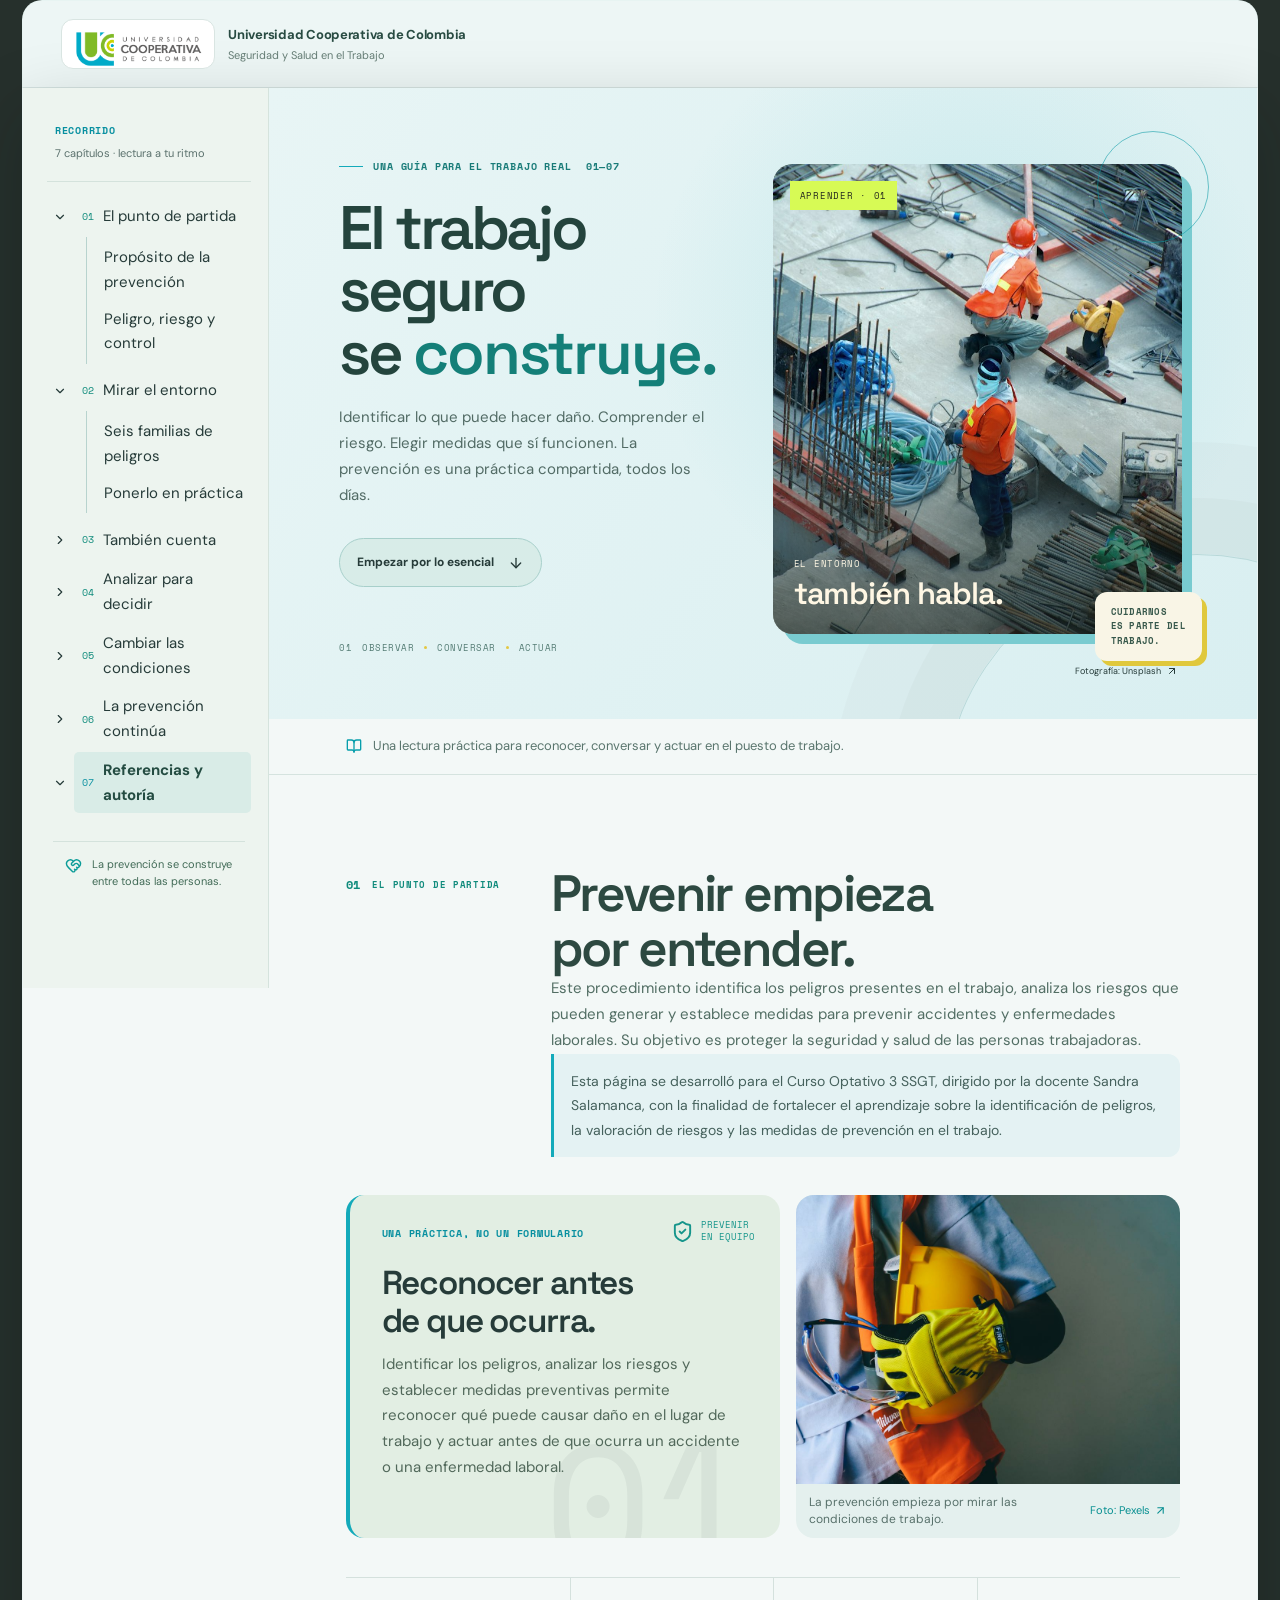
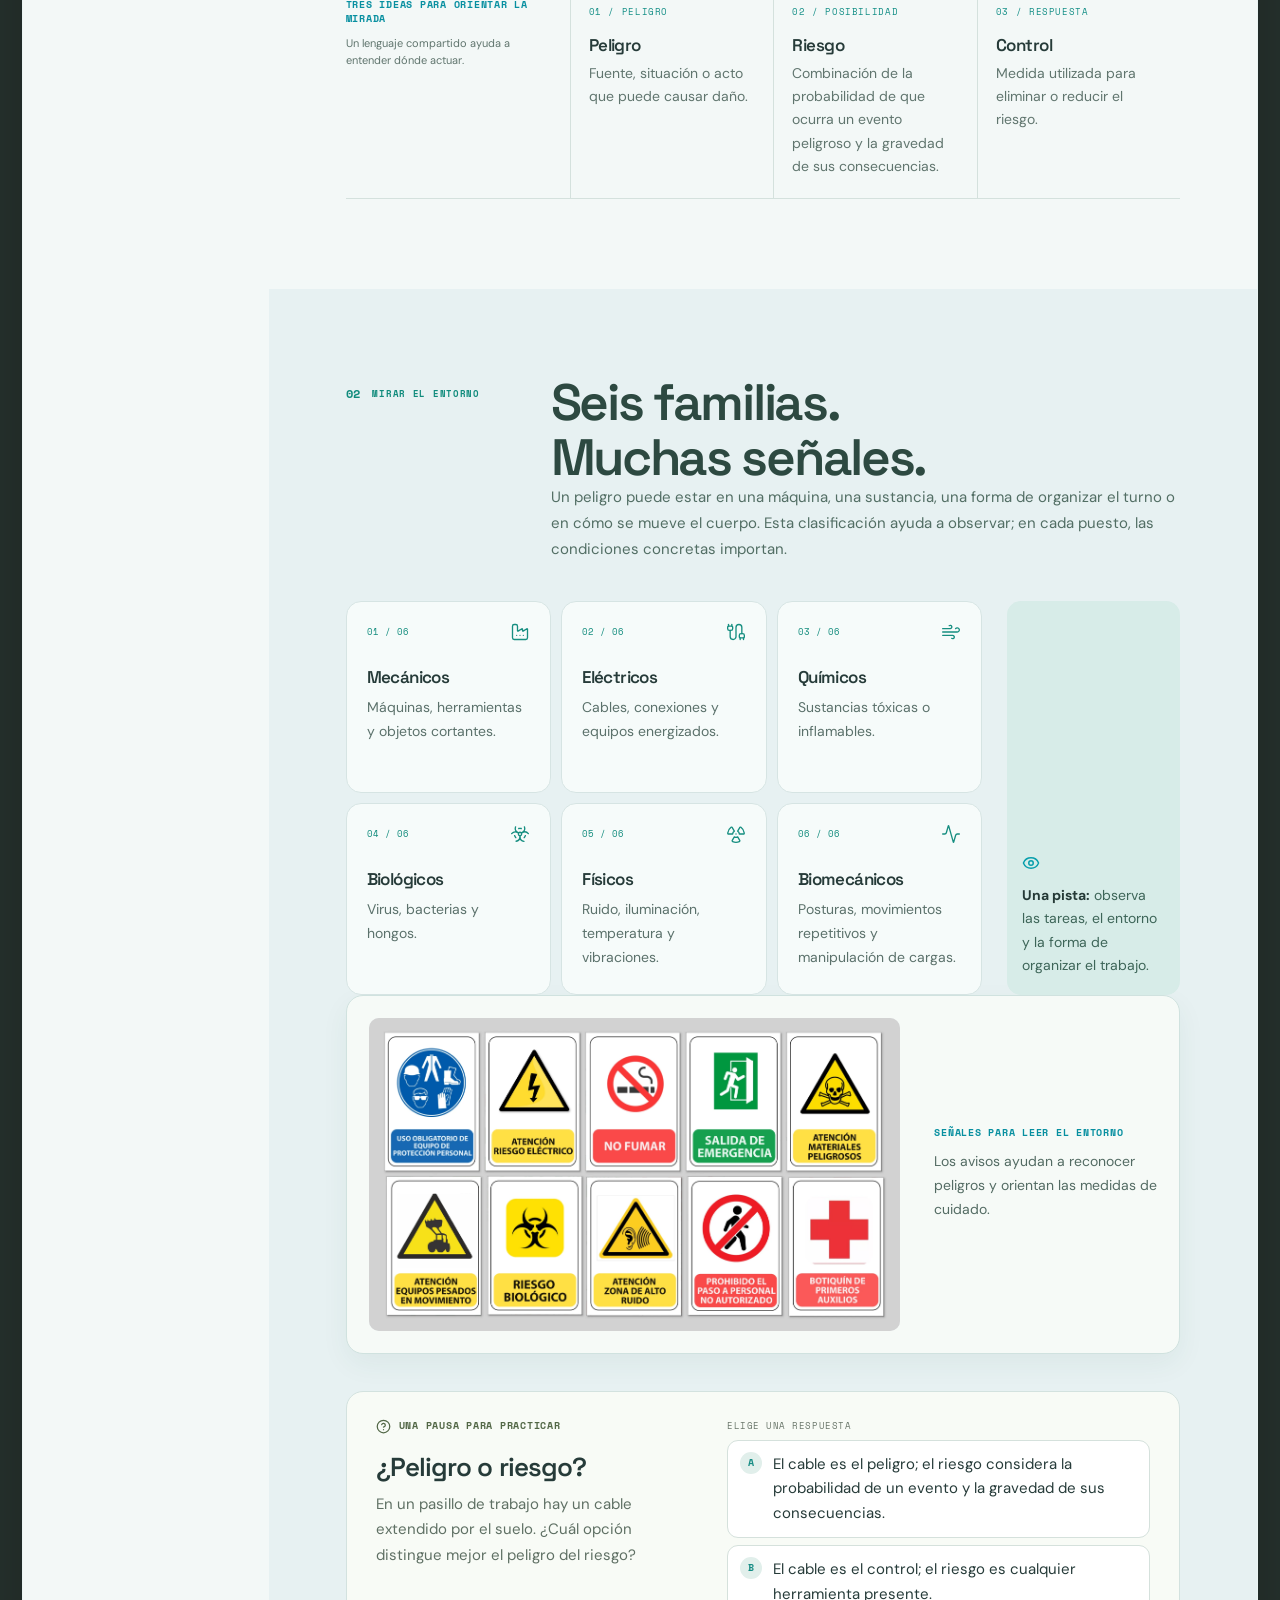
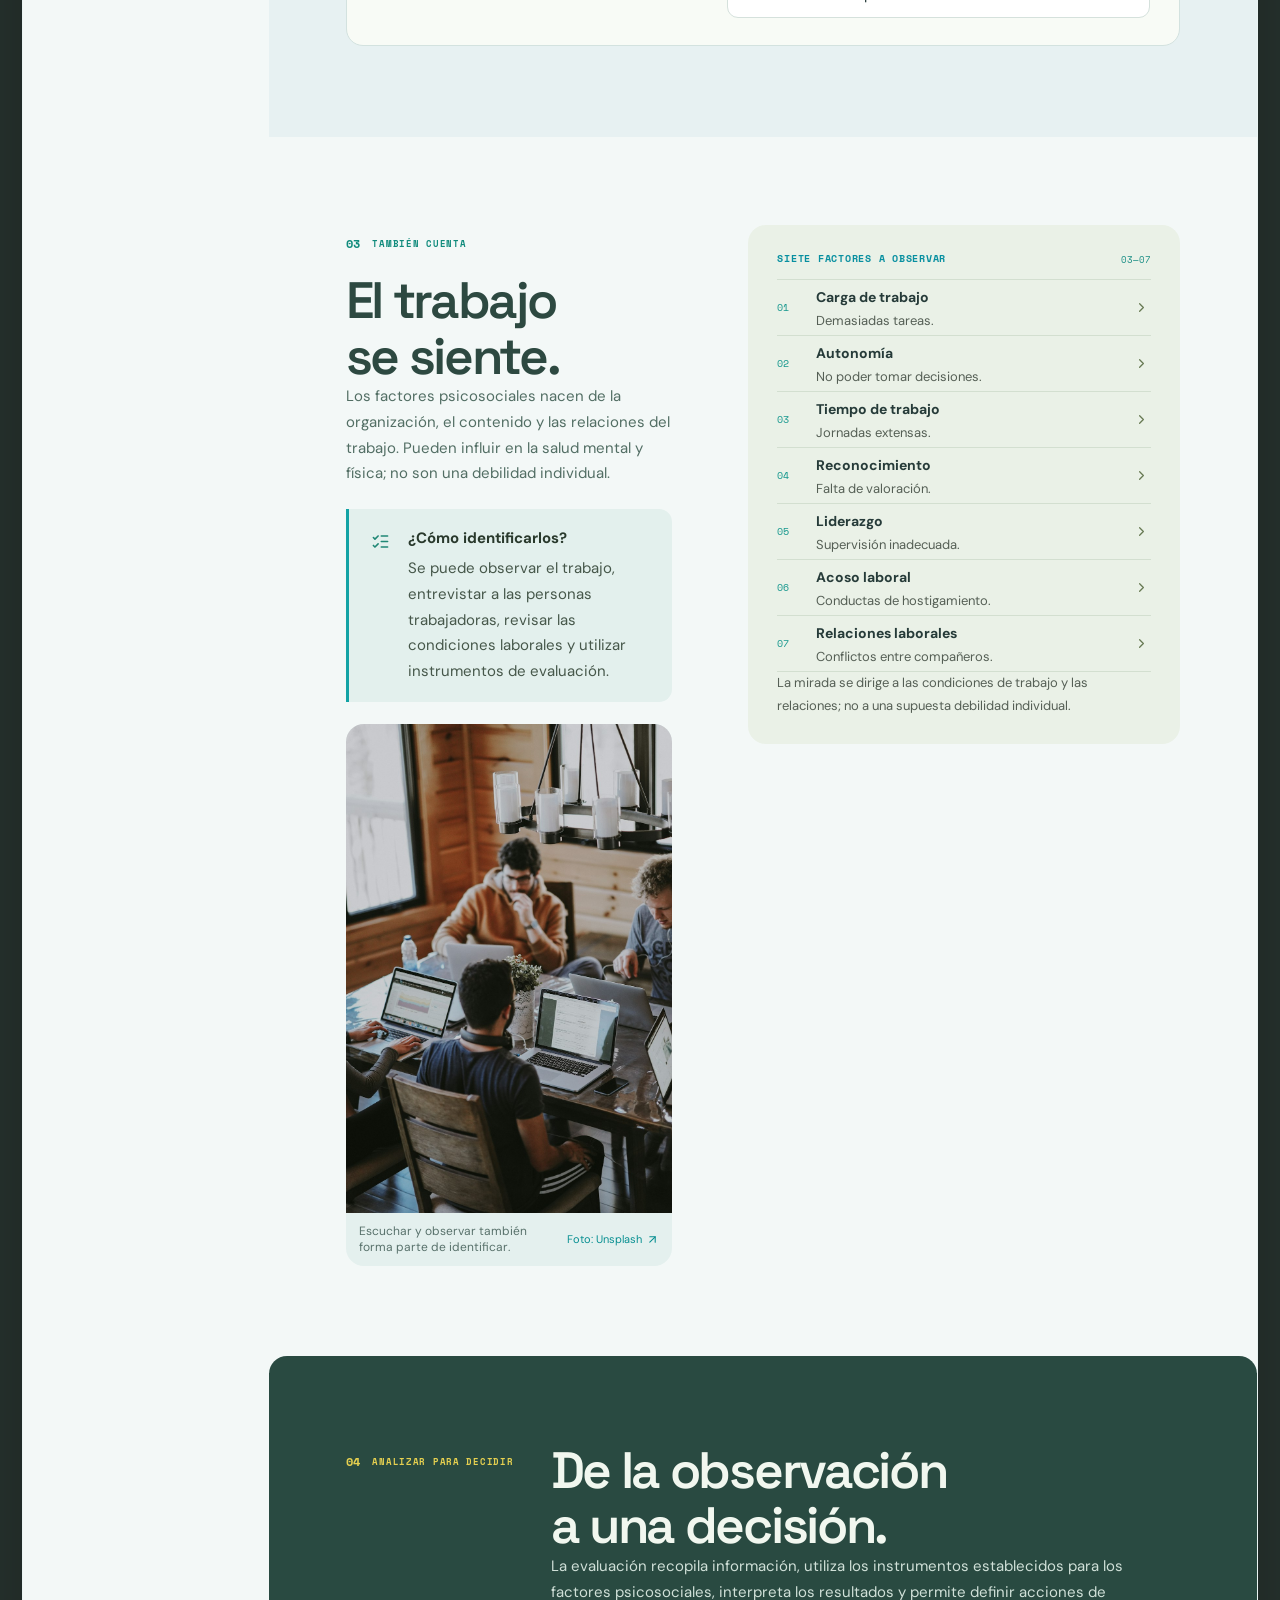
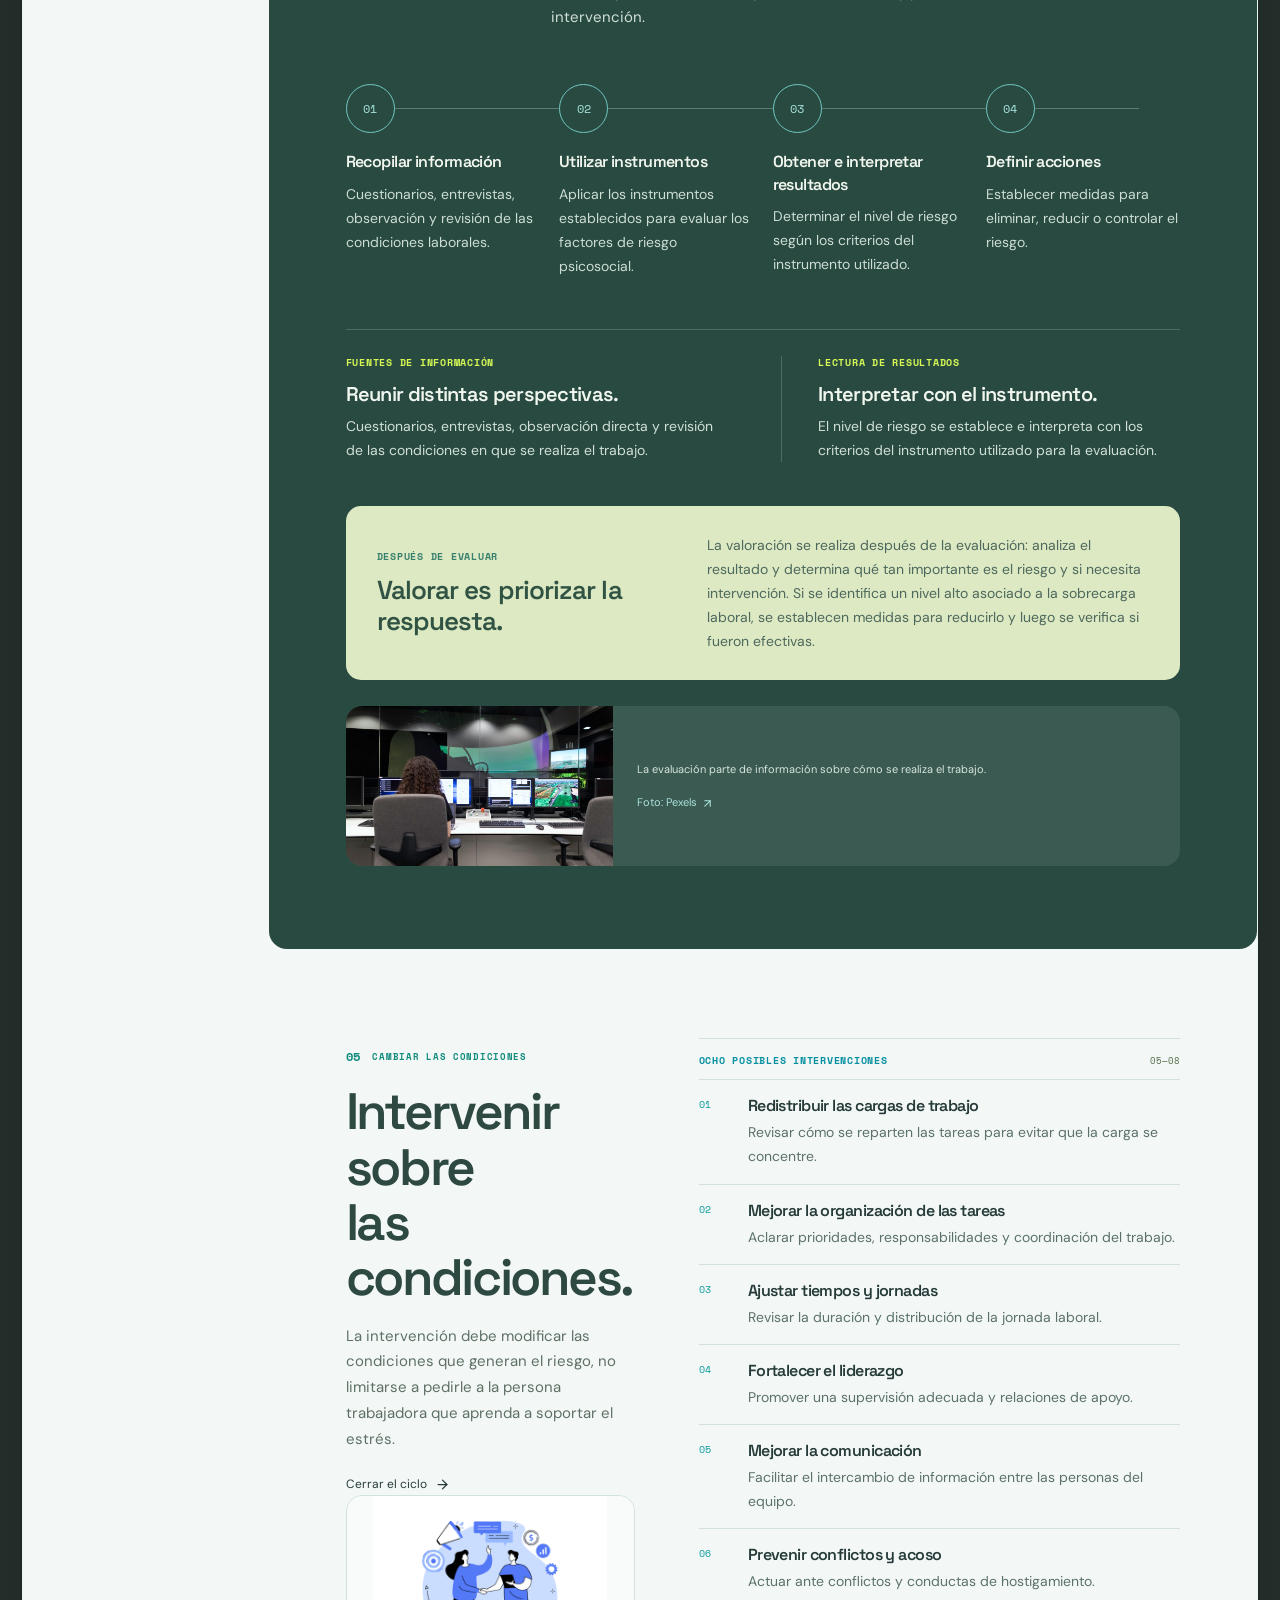
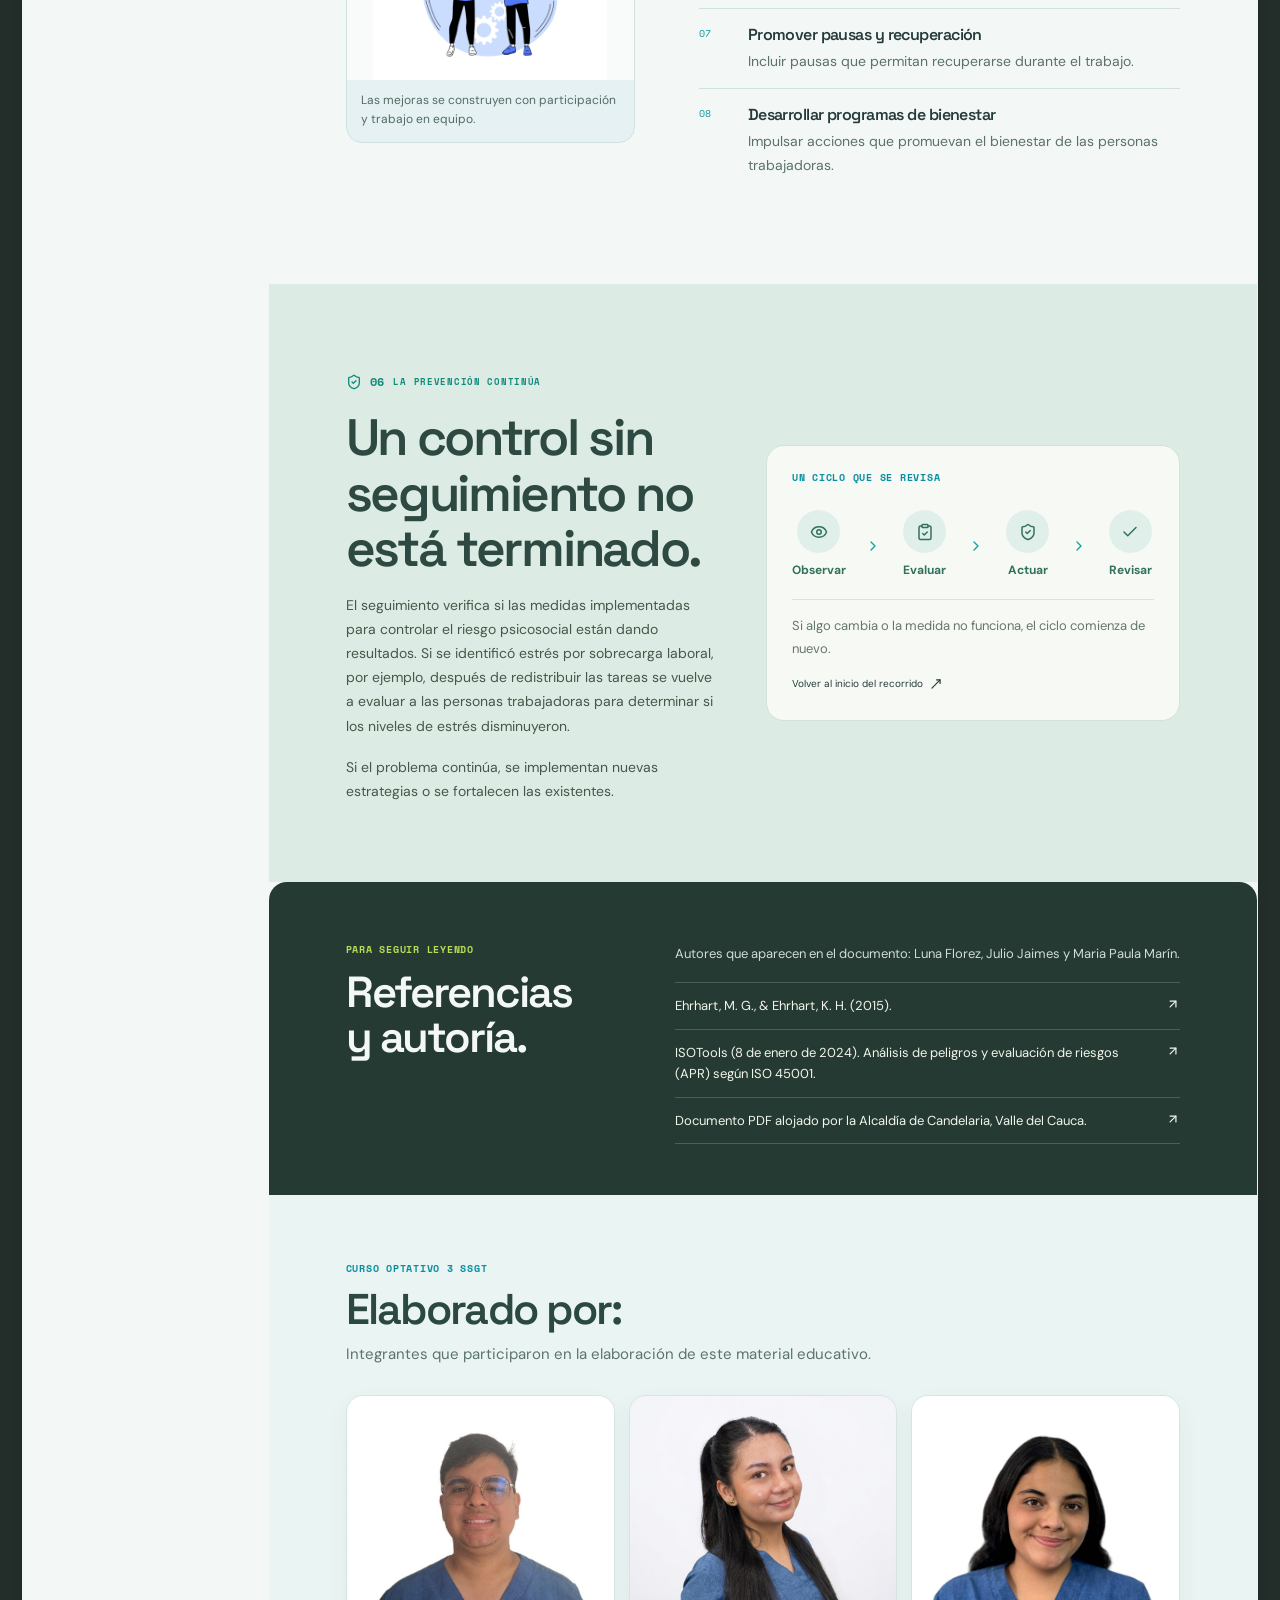
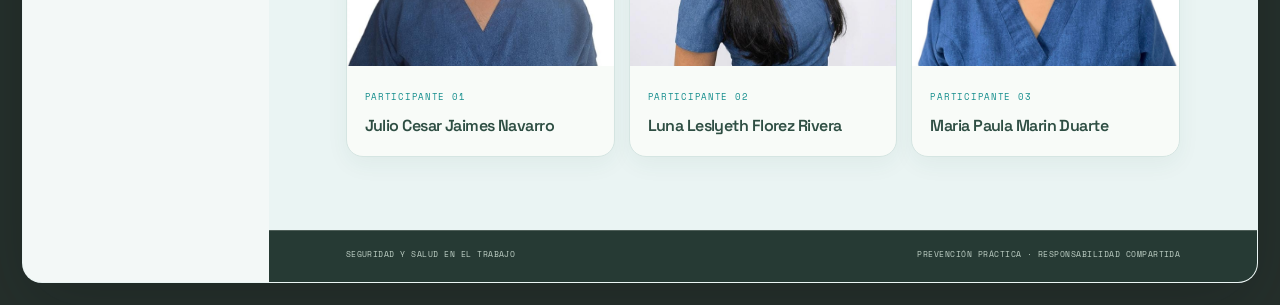
<file: index.html>
<!DOCTYPE html>
<html lang="es">
  <head>
    <meta charset="UTF-8" />
    <meta name="viewport" content="width=device-width, initial-scale=1.0" />
    <title>Seguridad y Salud en el Trabajo</title>
    <meta name="description" content="Una guía práctica de Seguridad y Salud en el Trabajo: identifica peligros, evalúa riesgos, aplica controles y verifica que la prevención funcione." />
    <meta name="robots" content="index, follow" />
    <meta property="og:title" content="Seguridad y Salud en el Trabajo" />
    <meta property="og:description" content="Aprende a reconocer peligros, valorar riesgos y actuar con medidas preventivas compartidas." />
    <meta property="og:type" content="website" />
    <meta name="twitter:card" content="summary_large_image" />
    <meta name="twitter:title" content="Seguridad y Salud en el Trabajo" />
    <meta name="twitter:description" content="Aprende a reconocer peligros, valorar riesgos y actuar con medidas preventivas compartidas." />
    <link rel="icon" type="image/png" href="./favicon.png" />
    <link rel="icon" type="image/svg+xml" href="./favicon.svg" />
    <link rel="shortcut icon" href="./favicon.ico" />
    <link rel="apple-touch-icon" href="./apple-touch-icon.png" />
    <link rel="preconnect" href="https://fonts.googleapis.com">
    <link rel="preconnect" href="https://fonts.gstatic.com" crossorigin>
    <meta name="theme-color" content="#173e35" />
    <meta property="og:locale" content="es_ES" />
    <script type="module" crossorigin src="./assets/index-C4vLUqw9.js"></script>
    <link rel="stylesheet" crossorigin href="./assets/index-CZ08uTg9.css">
  </head>
  <body>
    <div id="root"></div>
  </body>
</html>
</file>
<file: assets/index-CZ08uTg9.css>
@import"https://fonts.googleapis.com/css2?family=DM+Sans:wght@400;500;600;700&family=Instrument+Serif:ital@0;1&family=Space+Grotesk:wght@400;500;600;700&family=Space+Mono:wght@400;700&display=swap";.sst-page{--sst-ink: #232721;--sst-deep: #222620;--sst-green: #435b43;--sst-moss: #89927d;--sst-paper: #f4f2e9;--sst-paper-2: #ebe9df;--sst-line: #d1d0c3;--sst-muted: #5c6358;--sst-coral: #536849;--sst-gold: #d7fa55;--sst-sans: "DM Sans", sans-serif;--sst-display: "Space Grotesk", sans-serif;--sst-mono: "Space Mono", monospace;background:var(--sst-paper);color:var(--sst-ink);font-family:var(--sst-sans);font-synthesis:none;line-height:1.5;min-height:100dvh;overflow:clip}.sst-page *,.sst-page *:before,.sst-page *:after{box-sizing:border-box}.sst-page a{color:inherit}.sst-page button{color:inherit;font:inherit}.sst-page img{display:block;max-width:100%}.sst-page h1,.sst-page h2,.sst-page h3,.sst-page p,.sst-page figure{margin-top:0}.sst-page h1,.sst-page h2{font-family:var(--sst-display);letter-spacing:-.065em}.sst-page ::selection{background:#e4c675;color:#183f35}.sst-page :focus-visible{outline:3px solid var(--sst-coral);outline-offset:4px}.sst-skip{position:fixed;z-index:100;top:8px;left:8px;transform:translateY(-150%);background:var(--sst-paper);color:var(--sst-deep);padding:10px 14px;border:2px solid var(--sst-coral)}.sst-skip:focus{transform:translateY(0)}.sst-header{min-height:78px;padding:0 clamp(20px,4vw,58px);display:flex;align-items:center;justify-content:space-between;background:#183f35;color:#f6f3e9;border-bottom:1px solid rgba(255,255,255,.16)}.sst-brand{display:inline-flex;gap:12px;align-items:center;color:inherit;text-decoration:none}.sst-brand-mark{width:39px;height:39px;display:grid;place-items:center;border:1px solid #e1bd69;border-radius:50%;font:700 11px var(--sst-mono);color:#f2d990}.sst-brand strong,.sst-brand small{display:block}.sst-brand strong{font-size:14px;letter-spacing:-.02em}.sst-brand small{margin-top:1px;color:#b8c9bd;font-size:11px}.sst-header-right{display:flex;gap:24px;align-items:center}.sst-header-note{display:flex;gap:9px;align-items:center;color:#c5d4c9;font-size:12px}.sst-live-dot{width:7px;height:7px;border-radius:50%;background:#e4c675;box-shadow:0 0 0 4px #e4c6751f}.sst-menu-button{display:none}.sst-frame{display:grid;grid-template-columns:258px minmax(0,1fr);align-items:start;max-width:1600px;margin:0 auto}.sst-sidebar{position:sticky;top:0;height:calc(100dvh + -0px);min-height:640px;overflow-y:auto;border-right:1px solid var(--sst-line);background:#f2efe4}.sst-side-inner{padding:35px 20px 24px 26px}.sst-side-heading{padding:0 8px 19px;border-bottom:1px solid var(--sst-line)}.sst-overline{display:block;color:var(--sst-coral);font:700 10px/1.4 var(--sst-mono);letter-spacing:.08em}.sst-side-caption{display:block;margin-top:6px;color:var(--sst-muted);font-size:11px}.sst-tree{padding-top:13px}.sst-tree-group{margin:2px 0}.sst-tree-row{display:flex;align-items:center;min-height:39px}.sst-tree-toggle{width:27px;height:29px;display:grid;flex:0 0 27px;place-items:center;border:0;padding:0;color:#8a958a;background:transparent;cursor:pointer}.sst-tree-toggle svg{transition:transform .2s ease}.sst-tree-toggle .chevron-open{transform:rotate(0)}.sst-tree-toggle svg:not(.chevron-open){transform:rotate(-90deg)}.sst-tree-link{width:100%;min-height:35px;display:flex;align-items:center;gap:9px;border:0;border-radius:5px;background:transparent;text-align:left;cursor:pointer;color:#53665b;font-size:12px;padding:6px 8px;transition:color .2s,background .2s}.sst-tree-link:hover,.sst-sub-link:hover{color:var(--sst-deep);background:#e8e5d8}.sst-tree-number{color:#a16b53;font:10px var(--sst-mono)}.sst-tree-link.active{color:var(--sst-deep);background:#e5e8da;font-weight:700}.sst-tree-link.active .sst-tree-number{color:var(--sst-coral)}.sst-tree-children{margin:1px 0 7px 39px;border-left:1px solid #d3d0c0;padding:2px 0 2px 10px}.sst-sub-link{display:block;width:100%;border:0;padding:6px 7px;border-radius:4px;text-align:left;cursor:pointer;background:none;color:#758178;font-size:11px;line-height:1.45}.sst-sub-link.active{color:#a94f3d;font-weight:700}.sst-side-note{display:flex;gap:10px;align-items:flex-start;margin:28px 6px 0;padding:14px 12px;border-top:1px solid var(--sst-line);color:#51705f}.sst-side-note svg{flex:0 0 auto;color:var(--sst-coral);margin-top:1px}.sst-side-note p{margin:0;font-size:11px;line-height:1.55}.sst-content{min-width:0}.sst-hero{--pointer-x: 70%;--pointer-y: 36%;position:relative;isolation:isolate;min-height:610px;display:grid;grid-template-columns:1fr .92fr;gap:35px;align-items:center;padding:65px clamp(30px,6vw,86px) 56px;background:var(--sst-deep);color:var(--sst-paper);overflow:hidden}.sst-hero:before{content:"";position:absolute;z-index:-1;inset:0;pointer-events:none;background:radial-gradient(400px circle at var(--pointer-x) var(--pointer-y),rgba(225,197,117,.11),transparent 70%)}.sst-hero:after{content:"";position:absolute;z-index:-1;width:510px;height:510px;right:-195px;bottom:-345px;border:1px solid rgba(246,243,233,.2);border-radius:50%;box-shadow:0 0 0 56px #f6f3e909,0 0 0 112px #f6f3e906}.sst-hero-copy{position:relative;z-index:1;animation:sst-rise .65s both}.sst-kicker{display:flex;align-items:center;gap:10px;color:#e7ca7b;font:700 10px var(--sst-mono);letter-spacing:.085em;text-transform:uppercase}.sst-kicker-rule{width:24px;height:1px;background:#e7ca7b}.sst-kicker-count{margin-left:4px;color:#a5b9aa}.sst-hero h1{margin:23px 0 21px;font-size:clamp(47px,5.9vw,83px);line-height:.99;font-weight:700}.sst-hero h1 em{color:#e7ca7b;font-style:normal}.sst-hero-copy>p{max-width:465px;margin:0;color:#d2dfd3;font-size:15px;line-height:1.8}.sst-primary-link{display:inline-flex;align-items:center;gap:14px;margin-top:29px;padding:12px 17px;border:1px solid rgba(246,243,233,.55);border-radius:99px;text-decoration:none;font-size:12px;transition:background .2s,transform .2s}.sst-primary-link:hover{transform:translateY(-2px);background:#ffffff1a}.sst-hero-phrase{display:flex;align-items:center;gap:10px;margin-top:54px;color:#a8b9ac;font:9px var(--sst-mono);letter-spacing:.055em}.sst-hero-phrase span{color:#e7ca7b}.sst-hero-phrase i{width:3px;height:3px;border-radius:50%;background:#e7ca7b}.sst-hero-visual{position:relative;min-width:0;padding:11px 8px 22px;animation:sst-rise .8s .12s both}.sst-image-frame{height:380px;position:relative;overflow:hidden;background:#708077}.sst-image-frame:after{content:"";position:absolute;inset:42% 0 0;background:linear-gradient(transparent,#112c2591);pointer-events:none}.sst-image-frame>img{width:100%;height:100%;object-fit:cover;object-position:center;filter:saturate(.78);transition:transform .7s ease}.sst-hero-visual:hover .sst-image-frame>img{transform:scale(1.025)}.sst-photo-label{position:absolute;z-index:1;left:21px;bottom:21px;display:flex;flex-direction:column;color:#fff7e4}.sst-photo-label span{font:9px var(--sst-mono);letter-spacing:.08em}.sst-photo-label strong{margin-top:3px;font:700 22px var(--sst-display);letter-spacing:-.04em}.sst-visual-index{position:absolute;top:16px;left:16px;color:#fbf4df;font:9px var(--sst-mono);letter-spacing:.08em}.sst-hero-orbit{position:absolute;width:125px;aspect-ratio:1;top:-25px;right:-22px;border:1px solid rgba(232,203,121,.7);border-radius:50%}.sst-hero-stamp{position:absolute;z-index:2;right:-10px;bottom:-4px;padding:13px 16px;background:var(--sst-paper);color:var(--sst-deep);box-shadow:5px 5px 0 var(--sst-coral);font:700 9px/1.6 var(--sst-mono);letter-spacing:.03em}.sst-image-credit{position:absolute;right:9px;top:100%;display:inline-flex;gap:5px;align-items:center;padding-top:7px;color:#bac9bc;font-size:9px;text-decoration:none}.sst-image-credit:hover{color:#f0d48a}.sst-reading-note{display:flex;gap:11px;align-items:center;padding:17px clamp(28px,6vw,86px);border-bottom:1px solid var(--sst-line);color:#66766b;font-size:12px}.sst-reading-note svg{color:var(--sst-coral);flex:0 0 auto}.sst-section{scroll-margin-top:24px}.sst-foundations{padding:83px clamp(28px,6vw,86px) 90px}.sst-section-heading{display:grid;grid-template-columns:175px minmax(0,1fr);gap:30px;align-items:start;margin-bottom:38px}.sst-section-index{display:flex;gap:11px;align-items:center;padding-top:10px;color:var(--sst-coral);font:700 12px var(--sst-mono)}.sst-section-index span{font-size:9px;letter-spacing:.08em}.sst-section-heading h2,.sst-psycho-copy h2,.sst-controls-intro h2,.sst-followup-copy h2{margin:0;color:var(--sst-ink);font-size:clamp(39px,4.4vw,61px);line-height:1.02;font-weight:700}.sst-lead{max-width:680px;margin:19px 0 0;color:#586e61;font-size:14px;line-height:1.8}.sst-foundation-cards{display:grid;grid-template-columns:1.06fr .94fr;gap:16px;align-items:stretch}.sst-purpose-card{min-height:325px;position:relative;overflow:hidden;padding:32px;background:#dfe7db}.sst-purpose-card:after{content:"01";position:absolute;bottom:-50px;right:17px;color:#213a320e;font:180px/.95 var(--sst-mono)}.sst-purpose-card h3{position:relative;z-index:1;margin:23px 0 13px;font:700 clamp(26px,3vw,38px)/1.06 var(--sst-display);letter-spacing:-.05em}.sst-purpose-card p{position:relative;z-index:1;max-width:410px;color:#51685a;font-size:13px;line-height:1.75}.sst-purpose-seal{position:absolute;z-index:1;right:25px;top:24px;display:flex;gap:7px;align-items:center;color:#48735e;font:9px/1.35 var(--sst-mono);text-transform:uppercase}.sst-photo{display:flex;flex-direction:column;min-width:0;margin:0;background:#e8e4d7}.sst-photo>img{width:100%;min-height:190px;flex:1;object-fit:cover;object-position:center 40%}.sst-photo figcaption{display:flex;justify-content:space-between;align-items:center;gap:9px;padding:10px 13px;color:#617064;font-size:10px;line-height:1.4}.sst-photo figcaption a{flex:0 0 auto;display:inline-flex;align-items:center;gap:4px;color:#9b5441;font-size:9px;text-decoration:none}.sst-photo figcaption a:hover{text-decoration:underline}.sst-concepts{display:grid;grid-template-columns:1.1fr repeat(3,1fr);gap:0;margin-top:39px;border-top:1px solid var(--sst-line);border-bottom:1px solid var(--sst-line)}.sst-concepts-intro{padding:20px 19px 20px 0}.sst-concepts-intro p{margin:9px 0 0;color:#69766a;font-size:11px;line-height:1.6}.sst-concepts article{padding:20px 18px;border-left:1px solid var(--sst-line)}.sst-concepts article>span{color:var(--sst-coral);font:9px var(--sst-mono);letter-spacing:.07em}.sst-concepts article h3{margin:12px 0 6px;font:700 17px var(--sst-display);letter-spacing:-.03em}.sst-concepts article p{margin:0;color:#627267;font-size:11px;line-height:1.6}.sst-hazards{padding:86px clamp(28px,6vw,86px) 91px;background:var(--sst-paper-2)}.sst-hazard-layout{display:grid;grid-template-columns:minmax(0,1fr) 173px;gap:25px;align-items:stretch}.sst-hazard-grid{display:grid;grid-template-columns:repeat(3,minmax(0,1fr));gap:10px}.sst-hazard-card{min-height:192px;padding:20px;border:1px solid #d9d4c4;background:#f8f5ec;transition:transform .25s,box-shadow .25s,border-color .25s}.sst-hazard-card:hover{transform:translateY(-3px);border-color:#c6bda5;box-shadow:0 12px 24px #20362d12}.sst-hazard-top{display:flex;justify-content:space-between;align-items:center;margin-bottom:24px;color:#b25c45;font:9px var(--sst-mono)}.sst-hazard-top svg{color:#3c7158}.sst-hazard-card h3{margin:0 0 7px;font:700 17px var(--sst-display);letter-spacing:-.03em}.sst-hazard-card p{margin:0;color:#627267;font-size:11px;line-height:1.6}.sst-observation-tip{display:flex;flex-direction:column;justify-content:flex-end;padding:18px 15px;background:#dce6da;color:#3e6150}.sst-observation-tip svg{margin-bottom:12px;color:var(--sst-coral)}.sst-observation-tip p{margin:0;font-size:11px;line-height:1.65}.sst-observation-tip strong{color:var(--sst-deep)}.sst-activity{display:grid;grid-template-columns:.86fr 1.14fr;gap:32px;align-items:start;margin-top:37px;padding:27px 29px;border:1px solid #d5cdb8;background:#f7f4e9}.sst-activity-copy .sst-overline{display:flex;gap:8px;align-items:center;color:var(--sst-coral)}.sst-activity-copy h3{margin:16px 0 8px;font:700 24px var(--sst-display);letter-spacing:-.04em}.sst-activity-copy p{max-width:370px;margin:0;color:#5f7064;font-size:12px;line-height:1.7}.sst-quiz-label{display:block;margin-bottom:8px;color:#69766a;font:9px var(--sst-mono);text-transform:uppercase;letter-spacing:.06em}.sst-choice{width:100%;display:flex;align-items:flex-start;gap:11px;padding:11px 12px;border:1px solid #ded8c8;margin-top:7px;background:#fbf9f1;text-align:left;cursor:pointer;color:#52675a;font-size:11px;line-height:1.55;transition:border .18s,background .18s}.sst-choice:hover{border-color:#94a58e}.sst-choice.selected{border-color:#3c7158;background:#e6eddf}.sst-choice-key{width:22px;height:22px;display:grid;flex:0 0 22px;place-items:center;border-radius:50%;background:#e8e4d7;color:#9a5542;font:700 10px var(--sst-mono)}.sst-choice.selected .sst-choice-key{background:#3c7158;color:#fff9e9}.sst-feedback{display:flex;gap:9px;align-items:flex-start;margin-top:10px;padding:10px 12px;border-left:2px solid #c9664b;background:#f1e7da;color:#725340}.sst-feedback.correct{border-color:#3c7158;background:#e4ecdf;color:#385b48}.sst-feedback svg{flex:0 0 auto;margin-top:2px}.sst-feedback p{margin:0;font-size:11px;line-height:1.6}.sst-psychosocial{padding:88px clamp(28px,6vw,86px) 90px}.sst-psycho-grid{display:grid;grid-template-columns:.86fr 1.14fr;gap:clamp(35px,6vw,78px);align-items:start}.sst-psycho-copy>.sst-section-index{margin-bottom:21px}.sst-psycho-copy h2{font-size:clamp(43px,5vw,64px)}.sst-psycho-copy>.sst-lead{margin-bottom:22px}.sst-identification{display:flex;gap:12px;align-items:flex-start;padding:17px;margin:20px 0 22px;border-left:3px solid var(--sst-coral);background:#e2e9dd}.sst-identification-mark{width:30px;height:30px;flex:0 0 30px;display:grid;place-items:center;color:var(--sst-green)}.sst-identification p{margin:0;color:#50675a;font-size:11px;line-height:1.7}.sst-identification strong{display:block;margin-bottom:4px;color:var(--sst-deep)}.sst-psycho-copy .sst-photo{max-width:480px}.sst-psycho-copy .sst-photo>img{height:194px;min-height:194px}.sst-factor-panel{padding:27px 29px;background:#e9e7d9}.sst-factor-heading{display:flex;justify-content:space-between;align-items:center;padding-bottom:13px;border-bottom:1px solid #d1cebd}.sst-factor-heading>span:last-child{color:#9a624c;font:9px var(--sst-mono)}.sst-factor-list{list-style:none;padding:0;margin:0}.sst-factor-list li{min-height:56px;display:grid;grid-template-columns:28px 1fr 17px;align-items:center;gap:11px;border-bottom:1px solid #d1cebd}.sst-factor-list li>b{color:#bd654b;font:10px var(--sst-mono)}.sst-factor-list li strong,.sst-factor-list li span{display:block}.sst-factor-list li strong{margin-bottom:2px;font-size:12px}.sst-factor-list li span{color:#69776d;font-size:10px}.sst-factor-list li>svg{color:#a7a995}.sst-factor-footnote{margin:14px 0 0;color:#68766b;font-size:10px;line-height:1.65}.sst-method{padding:87px clamp(28px,6vw,86px) 83px;background:#183f35;color:var(--sst-paper)}.sst-method .sst-section-heading h2{color:var(--sst-paper)}.sst-method .sst-section-index{color:var(--sst-gold)}.sst-method .sst-lead{color:#c6d5c9}.sst-method-flow{position:relative;display:grid;grid-template-columns:repeat(4,minmax(0,1fr));gap:19px;margin-top:53px}.sst-method-flow:before{content:"";position:absolute;top:24px;left:5%;right:5%;height:1px;background:#f6f3e945}.sst-step{position:relative;z-index:1}.sst-step-number{width:49px;height:49px;display:grid;place-items:center;border:1px solid #ddc271;border-radius:50%;background:#183f35;color:#edcf78;font:12px var(--sst-mono)}.sst-step h3{max-width:180px;margin:18px 0 8px;color:#f3f1e4;font:700 15px/1.35 var(--sst-display)}.sst-step p{max-width:195px;margin:0;color:#bdcfc1;font-size:11px;line-height:1.7}.sst-method-details{display:grid;grid-template-columns:1fr 1fr;gap:36px;margin-top:51px;padding-top:26px;border-top:1px solid rgba(246,243,233,.2)}.sst-method-details>div+div{border-left:1px solid rgba(246,243,233,.2);padding-left:36px}.sst-method-details h3{margin:11px 0 7px;color:#f4f0df;font:700 17px var(--sst-display);letter-spacing:-.03em}.sst-method-details p{max-width:380px;margin:0;color:#c5d2c7;font-size:11px;line-height:1.7}.sst-method-details .sst-overline{color:var(--sst-gold)}.sst-valuation{display:grid;grid-template-columns:.8fr 1.2fr;gap:35px;align-items:center;margin-top:44px;padding:27px 31px;background:#cb7057;color:#fff6e7}.sst-valuation .sst-overline{color:#57372a}.sst-valuation h3{margin:11px 0 0;font:700 24px/1.12 var(--sst-display);letter-spacing:-.045em}.sst-valuation p{max-width:580px;margin:0;font-size:11px;line-height:1.75}.sst-method>.sst-photo{margin-top:26px;flex-direction:row;min-height:160px;background:#f6f3e914}.sst-method>.sst-photo>img{width:32%;height:160px;min-height:160px;flex:0 0 32%;object-position:center}.sst-method>.sst-photo figcaption{flex:1;display:flex;flex-direction:column;align-items:flex-start;justify-content:center;padding:20px 24px;color:#cad7cc;font-size:11px}.sst-method>.sst-photo figcaption a{margin-top:9px;color:#e7ca7b}.sst-controls{padding:89px clamp(28px,6vw,86px) 92px}.sst-controls-layout{display:grid;grid-template-columns:.75fr 1.25fr;gap:clamp(32px,5vw,70px);align-items:start}.sst-controls-intro{position:sticky;top:30px}.sst-controls-intro .sst-section-index{margin-bottom:19px}.sst-controls-intro h2{font-size:clamp(38px,4vw,56px)}.sst-controls-intro>p{margin:18px 0;color:#5e7064;font-size:13px;line-height:1.8}.sst-inline-link{display:inline-flex;align-items:center;gap:8px;color:#326854;font-size:12px;text-decoration:none}.sst-inline-link:hover{text-decoration:underline}.sst-control-list{border-top:1px solid var(--sst-line)}.sst-control-intro{display:flex;justify-content:space-between;padding:15px 0 11px}.sst-control-intro>span:last-child{color:#a16a50;font:9px var(--sst-mono)}.sst-control-row{display:grid;grid-template-columns:37px 1fr;gap:12px;padding:15px 0;border-top:1px solid var(--sst-line)}.sst-control-row>span{padding-top:2px;color:var(--sst-coral);font:10px var(--sst-mono)}.sst-control-row h3{margin:0 0 4px;font:700 14px var(--sst-display);letter-spacing:-.02em}.sst-control-row p{margin:0;color:#69776c;font-size:11px;line-height:1.6}.sst-followup{padding:79px clamp(28px,6vw,86px);background:#dfe8dc}.sst-followup-layout{display:grid;grid-template-columns:.95fr 1.05fr;gap:45px;align-items:center}.sst-followup-copy .sst-section-index{gap:8px;margin-bottom:20px}.sst-followup-copy h2{font-size:clamp(38px,4.4vw,59px)}.sst-followup-copy p{max-width:480px;margin:17px 0 0;color:#50685b;font-size:12px;line-height:1.8}.sst-cycle-card{padding:25px;border:1px solid #d0d9ce;background:#f7f4e9}.sst-cycle{display:flex;align-items:center;justify-content:space-between;gap:5px;margin:25px 0 18px}.sst-cycle>div{min-width:48px;color:#326854;text-align:center;font-size:10px;font-weight:700}.sst-cycle>div span{width:43px;height:43px;display:grid;place-items:center;margin:0 auto 8px;border-radius:50%;background:#e1eadd}.sst-cycle>svg{flex:0 0 auto;color:var(--sst-coral)}.sst-cycle-card>p{margin:0;padding-top:15px;border-top:1px solid #ddd8c8;color:#66766b;font-size:10px;line-height:1.65}.sst-cycle-link{display:inline-flex;gap:6px;align-items:center;margin-top:16px;color:#326854;font-size:10px;text-decoration:none}.sst-cycle-link:hover{text-decoration:underline}.sst-references{display:grid;grid-template-columns:.72fr 1.28fr;gap:45px;padding:61px clamp(28px,6vw,86px) 51px;background:#183f35;color:var(--sst-paper)}.sst-references-heading .sst-overline{margin-bottom:13px;color:#e5c878}.sst-references h2{margin:0;font-size:clamp(31px,3.4vw,45px);line-height:1.04}.sst-references-content>p{margin:0 0 18px;color:#cad6ca;font-size:11px;line-height:1.7}.sst-references-content ul{margin:0;padding:0;list-style:none;border-top:1px solid rgba(246,243,233,.22)}.sst-references-content li{border-bottom:1px solid rgba(246,243,233,.22)}.sst-references-content a{display:flex;justify-content:space-between;gap:14px;padding:12px 0;color:#f1efdf;font-size:10px;line-height:1.6;text-decoration:none}.sst-references-content a:hover{color:#edcf78}.sst-references-content a svg{flex:0 0 auto;margin-top:2px}.sst-footer{display:flex;justify-content:space-between;gap:14px;padding:17px clamp(28px,6vw,86px) 22px;border-top:1px solid rgba(246,243,233,.2);background:#183f35;color:#aebfb1;font:8px var(--sst-mono);letter-spacing:.06em}.sst-references+.sst-footer{border-top:0}.sst-reveal{opacity:0;transform:translateY(13px);transition:opacity .55s ease,transform .55s ease}.sst-reveal.is-visible{opacity:1;transform:translateY(0)}.sst-drawer-layer{position:fixed;z-index:50;inset:0}.sst-drawer-scrim{position:absolute;inset:0;width:100%;height:100%;border:0;background:#11221d94}.sst-drawer{position:absolute;inset:0 0 0 auto;width:min(360px,88vw);overflow-y:auto;background:#f2efe4;box-shadow:-20px 0 50px #0b1c1533;animation:sst-drawer-in .24s ease both}.sst-drawer-head{display:flex;justify-content:space-between;align-items:center;padding:22px 23px 16px;border-bottom:1px solid var(--sst-line)}.sst-drawer-head strong{display:block;margin-top:5px;font-size:13px}.sst-drawer-close{width:39px;height:39px;display:grid;place-items:center;border:1px solid #d4d0c0;border-radius:50%;background:transparent;cursor:pointer}.sst-drawer .sst-side-inner{padding:17px 20px 28px}.sst-drawer .sst-side-heading{display:none}.sst-drawer .sst-tree{padding-top:0}.sst-drawer .sst-tree-link{min-height:42px;font-size:13px}.sst-drawer .sst-sub-link{padding-block:8px;font-size:12px}@keyframes sst-rise{0%{opacity:0;transform:translateY(13px)}to{opacity:1;transform:translateY(0)}}@keyframes sst-drawer-in{0%{opacity:.75;transform:translate(20px)}to{opacity:1;transform:translate(0)}}@media(min-width:1500px){.sst-hero{min-height:670px}.sst-image-frame{height:430px}}@media(max-width:1080px){.sst-frame{grid-template-columns:225px minmax(0,1fr)}.sst-side-inner{padding-inline:14px}.sst-hero{grid-template-columns:1fr .8fr;padding-inline:40px}.sst-hero h1{font-size:clamp(46px,6vw,66px)}.sst-image-frame{height:340px}.sst-section-heading{grid-template-columns:135px minmax(0,1fr);gap:21px}.sst-hazard-layout{grid-template-columns:1fr}.sst-observation-tip{flex-direction:row;align-items:center;justify-content:flex-start;gap:11px;padding:13px 16px}.sst-observation-tip svg{margin:0}.sst-observation-tip p{max-width:520px}}@media(max-width:760px){.sst-header{min-height:67px;padding-inline:18px}.sst-header-note{display:none}.sst-menu-button{display:inline-flex;gap:7px;align-items:center;border:1px solid rgba(246,243,233,.35);border-radius:99px;padding:8px 13px;background:transparent;color:var(--sst-paper);cursor:pointer;font-size:11px!important}.sst-frame{display:block}.sst-sidebar{display:none}.sst-hero{min-height:0;grid-template-columns:1fr;gap:32px;padding:53px 24px 47px}.sst-hero h1{font-size:clamp(52px,12vw,76px)}.sst-hero-copy>p{font-size:14px}.sst-hero-phrase{margin-top:34px;font-size:8px}.sst-hero-visual{width:min(100%,500px);margin-left:auto;padding-inline:5px}.sst-image-frame{height:min(68vw,340px);min-height:230px}.sst-hero-orbit{width:85px;top:-13px;right:-5px}.sst-hero-stamp{right:-1px}.sst-image-credit{right:6px}.sst-reading-note{padding:14px 24px;font-size:11px}.sst-foundations,.sst-hazards,.sst-psychosocial,.sst-method,.sst-controls{padding:68px 24px}.sst-section-heading{display:block;margin-bottom:29px}.sst-section-index{margin-bottom:17px}.sst-section-heading h2,.sst-psycho-copy h2{font-size:clamp(39px,10vw,55px)}.sst-lead{font-size:13px}.sst-foundation-cards{grid-template-columns:1fr}.sst-purpose-card{min-height:280px;padding:26px}.sst-photo>img{height:240px;min-height:0;flex:initial}.sst-concepts{grid-template-columns:1fr;margin-top:28px}.sst-concepts-intro{padding:18px 0 12px}.sst-concepts article{padding:16px 2px;border-left:0;border-top:1px solid var(--sst-line)}.sst-concepts article h3{margin:7px 0 5px}.sst-hazard-grid{grid-template-columns:repeat(2,minmax(0,1fr));gap:8px}.sst-hazard-card{min-height:168px;padding:15px}.sst-hazard-top{margin-bottom:19px}.sst-hazard-card h3{font-size:15px}.sst-activity{grid-template-columns:1fr;gap:18px;padding:21px}.sst-psycho-grid{grid-template-columns:1fr;gap:30px}.sst-factor-panel{padding:22px 19px}.sst-method-flow{grid-template-columns:1fr 1fr;gap:28px 17px;margin-top:39px}.sst-method-flow:before{display:none}.sst-step h3{margin-top:13px;font-size:14px}.sst-method-details{grid-template-columns:1fr;gap:21px;margin-top:36px}.sst-method-details>div+div{padding:0;border-left:0}.sst-valuation{grid-template-columns:1fr;gap:16px;padding:23px}.sst-valuation h3{font-size:22px}.sst-method>.sst-photo{flex-direction:column}.sst-method>.sst-photo>img{width:100%;height:185px;flex-basis:auto}.sst-method>.sst-photo figcaption{padding:13px 16px}.sst-controls-layout{grid-template-columns:1fr;gap:29px}.sst-controls-intro{position:static}.sst-controls-intro h2{font-size:42px}.sst-followup{padding:65px 24px}.sst-followup-layout{grid-template-columns:1fr;gap:29px}.sst-followup-copy h2{font-size:42px}.sst-cycle-card{padding:20px 15px}.sst-cycle{gap:3px}.sst-cycle>div{min-width:42px;font-size:9px}.sst-cycle>div span{width:38px;height:38px}.sst-cycle>svg{width:12px}.sst-references{grid-template-columns:1fr;gap:20px;padding:49px 24px 39px}.sst-references h2{font-size:37px}.sst-footer{flex-direction:column;padding:16px 24px 20px;font-size:8px}}@media(max-width:390px){.sst-hero h1{font-size:48px}.sst-hazard-card{padding:13px}.sst-hazard-card h3{font-size:14px}.sst-photo figcaption{align-items:flex-start;flex-direction:column}}@media(prefers-reduced-motion:reduce){html,body{scroll-behavior:auto!important}.sst-page *,.sst-page *:before,.sst-page *:after{scroll-behavior:auto!important;animation-duration:.01ms!important;animation-iteration-count:1!important;transition-duration:.01ms!important}.sst-reveal{opacity:1;transform:none}}body{margin:0}html,body{background:#222620}.sst-page{max-width:1680px;margin-inline:auto;padding:0 clamp(10px,1.7vw,24px) clamp(10px,1.7vw,24px);background:#222620}.sst-header{min-height:86px;padding-inline:clamp(15px,3vw,44px);background:#222620;border-bottom:0}.sst-brand-mark{border-radius:10px;background:var(--sst-gold);border-color:var(--sst-gold);color:#222620;font-size:10px;transform:rotate(-4deg)}.sst-header-note{color:#d0d3c7}.sst-live-dot{background:var(--sst-gold);box-shadow:none}.sst-frame{max-width:none;grid-template-columns:246px minmax(0,1fr);overflow:clip;border-radius:14px;background:var(--sst-paper);box-shadow:0 18px 54px #00000029}.sst-sidebar{background:#f0efe6;border-right-color:#d7d6ca}.sst-side-inner{padding:36px 17px 26px 24px}.sst-overline{color:#576c4d}.sst-section-index{color:#536849}.sst-tree-link.active{background:#e5eccd}.sst-tree-link.active .sst-tree-number,.sst-sub-link.active{color:#42583b}.sst-tree-number{color:#6c775e}.sst-tree-toggle:focus-visible,.sst-tree-link:focus-visible,.sst-sub-link:focus-visible,.sst-choice:focus-visible,.sst-menu-button:focus-visible,.sst-drawer-close:focus-visible{outline-color:#819c38}.sst-side-note{color:#465947}.sst-side-note svg{color:#576f48}.sst-content{background:var(--sst-paper)}.sst-hero{min-height:650px;grid-template-columns:.92fr 1.08fr;gap:clamp(20px,4vw,58px);padding:68px clamp(30px,5.5vw,78px) 62px;background:#f4f2e9;color:#242821}.sst-hero:before{background:radial-gradient(340px circle at var(--pointer-x) var(--pointer-y),rgba(178,203,72,.13),transparent 72%)}.sst-hero:after{border-color:#22262021;box-shadow:0 0 0 56px #22262006,0 0 0 112px #22262005}.sst-kicker{color:#586b48}.sst-kicker-rule{background:#647748}.sst-kicker-count{color:#72796a}.sst-hero h1{max-width:590px;font-size:clamp(55px,6.4vw,91px);line-height:.94;letter-spacing:-.075em}.sst-hero h1 em{color:#526744;font-family:"Instrument Serif",Georgia,serif;font-size:1.08em;font-weight:400;letter-spacing:-.045em}.sst-hero-copy>p{max-width:420px;color:#555d52}.sst-primary-link{border:0;border-radius:2px;padding:14px 17px;background:#d7fa55;color:#25291f;font-weight:700}.sst-primary-link:hover{background:#c9ed43}.sst-hero-phrase{color:#667064}.sst-hero-phrase span{color:#526744}.sst-hero-phrase i{background:#82914d}.sst-hero-visual{padding:8px 5px 23px 0}.sst-image-frame{height:clamp(340px,38vw,470px);background:#828677;border-radius:3px;box-shadow:13px 13px #d7fa55}.sst-image-frame:after{inset:48% 0 0;background:linear-gradient(transparent,#191f19ad)}.sst-image-frame>img{filter:saturate(.77) contrast(1.04)}.sst-photo-label strong{font-family:"Instrument Serif",Georgia,serif;font-size:31px;font-weight:400}.sst-visual-index{left:17px;top:17px;padding:8px 10px;background:#d7fa55;color:#25291f}.sst-hero-orbit{width:112px;border-color:#7a8e4f}.sst-hero-stamp{right:-15px;bottom:-4px;background:#222620;color:#f4f2e9;box-shadow:5px 5px #d7fa55}.sst-image-credit{color:#636c5d}.sst-image-credit:hover{color:#46583a}.sst-reading-note{background:#ebe9df;border-bottom-color:#d6d4c8;color:#4e594e}.sst-reading-note svg{color:#5a7145}.sst-foundations{padding-top:91px}.sst-section-heading h2,.sst-psycho-copy h2,.sst-controls-intro h2,.sst-followup-copy h2{letter-spacing:-.07em}.sst-section-heading h2,.sst-psycho-copy h2,.sst-controls-intro h2{font-family:Space Grotesk,sans-serif}.sst-lead{color:#525d51}.sst-purpose-card{background:#e1e8d4;border-left:5px solid #d7fa55}.sst-purpose-card h3{font-family:"Instrument Serif",Georgia,serif;font-size:clamp(33px,3.4vw,47px);font-weight:400}.sst-purpose-seal{color:#4e6841}.sst-photo{background:#e5e3d8}.sst-photo figcaption{color:#4f594f}.sst-photo figcaption a{color:#455c3d}.sst-concepts article>span{color:#556b47}.sst-hazards{background:#e9e8dd}.sst-hazard-card{background:#f5f3e9;border-color:#d8d8ca}.sst-hazard-top{color:#586c48}.sst-hazard-top svg{color:#536a46}.sst-hazard-card h3{font-family:Space Grotesk,sans-serif}.sst-observation-tip{background:#dce5ce;color:#3f5540}.sst-observation-tip svg{color:#617448}.sst-activity{background:#f5f3e9;border-color:#d4d4c6}.sst-activity-copy .sst-overline{color:#526746}.sst-activity-copy h3{font-family:"Instrument Serif",Georgia,serif;font-size:31px;font-weight:400}.sst-choice{background:#f9f8f1;border-color:#d8d9cc;color:#414c42}.sst-choice:hover{border-color:#788d59}.sst-choice.selected{border-color:#566d45;background:#e5edda}.sst-choice-key{color:#455d3f}.sst-choice.selected .sst-choice-key{background:#526b43}.sst-feedback{border-left-color:#617649;background:#eee9df;color:#5b5140}.sst-feedback.correct{border-color:#526b43;background:#e3ead8;color:#3d5740}.sst-identification{border-left-color:#d7fa55;background:#e4eadb}.sst-identification-mark{color:#526b43}.sst-identification p{color:#46574a}.sst-identification strong{color:#29392c}.sst-factor-panel{background:#eeede3}.sst-factor-heading{border-bottom-color:#d3d3c7}.sst-factor-heading>span:last-child,.sst-factor-list li>b{color:#586d48}.sst-factor-list li{border-bottom-color:#d3d3c7}.sst-factor-list li span,.sst-factor-footnote{color:#555f55}.sst-factor-list li>svg{color:#687a54}.sst-method{background:#272c25}.sst-method .sst-section-index,.sst-method .sst-method-details .sst-overline{color:#d7fa55}.sst-method .sst-section-heading h2{font-family:"Instrument Serif",Georgia,serif;font-weight:400;letter-spacing:-.045em}.sst-step-number{border-color:#d7fa55;color:#d7fa55;background:#272c25}.sst-step h3{color:#f4f2e9}.sst-method-details h3{font-family:"Instrument Serif",Georgia,serif;font-size:23px;font-weight:400}.sst-valuation{background:#d7fa55;color:#283026}.sst-valuation .sst-overline{color:#495b3e}.sst-valuation h3{color:#283026;font-family:"Instrument Serif",Georgia,serif;font-size:30px;font-weight:400}.sst-method>.sst-photo{background:#f4f2e914}.sst-method>.sst-photo figcaption a{color:#d7fa55}.sst-controls-intro h2{font-family:"Instrument Serif",Georgia,serif;font-weight:400;letter-spacing:-.045em}.sst-inline-link{color:#4d6740}.sst-control-intro>span:last-child,.sst-control-row>span{color:#536a45}.sst-control-row h3{font-family:Space Grotesk,sans-serif}.sst-followup{background:#e0e8d7}.sst-followup-copy h2{font-family:"Instrument Serif",Georgia,serif;font-weight:400;letter-spacing:-.045em}.sst-followup-copy p{color:#455849}.sst-cycle-card{background:#f6f4eb;border-color:#ced7c5}.sst-cycle>div{color:#415b3e}.sst-cycle>div span{background:#e2e9d9}.sst-cycle>svg{color:#64794b}.sst-cycle-link{color:#455f3b}.sst-references,.sst-footer{background:#222620}.sst-references .sst-overline,.sst-references-content a:hover{color:#d7fa55}.sst-footer{color:#c0c8b9}.sst-reveal{transition-duration:.45s}.sst-drawer{background:#f4f2e9}.sst-drawer-scrim{background:#10140fb8}.sst-menu-button{border-color:#f4f2e966;border-radius:3px}.sst-page :focus-visible{outline-color:#657e44}@media(min-width:761px){.sst-hero-copy{max-width:590px}.sst-foundation-cards .sst-photo{min-height:325px}}@media(max-width:1080px)and (min-width:761px){.sst-frame{grid-template-columns:216px minmax(0,1fr)}.sst-hero{grid-template-columns:.9fr 1.1fr;padding-inline:34px}.sst-hero h1{font-size:clamp(49px,6vw,70px)}}@media(max-width:760px){.sst-page{padding:0 8px 8px}.sst-header{min-height:70px;padding-inline:10px}.sst-frame{border-radius:10px}.sst-hero{min-height:0;grid-template-columns:minmax(0,1fr);gap:30px;background:#f4f2e9;padding:49px 22px 43px}.sst-hero-copy{width:100%}.sst-hero h1{font-size:clamp(50px,12.6vw,75px)}.sst-hero-visual{width:min(100%,500px);margin-left:auto;padding:7px 7px 22px 0}.sst-image-frame{height:min(76vw,380px);min-height:235px;box-shadow:8px 8px #d7fa55}.sst-hero-stamp{right:-3px}.sst-image-credit{right:5px}.sst-foundations{padding-top:66px}.sst-method{background:#272c25}.sst-followup{background:#e0e8d7}}@media(max-width:390px){.sst-page{padding-inline:5px}.sst-hero{padding-inline:18px}.sst-hero h1{font-size:46px}.sst-hero-phrase{gap:6px;letter-spacing:0}.sst-cycle-card{padding-inline:12px}}.sst-page{--sst-ink: #263b39;--sst-deep: #253a37;--sst-green: #456b4f;--sst-moss: #78927a;--sst-paper: #f3f8f7;--sst-paper-2: #e8f3f4;--sst-line: #d3e1df;--sst-muted: #5b716d;--sst-coral: #08a9bc;--sst-gold: #e5cb4a;background:#26302c}html,body{background:#26302c}.sst-header{min-height:88px;background:#edf6f5;color:#263b39;border-bottom:1px solid #d3e1df}.sst-brand{gap:13px}.sst-brand-logo{width:166px;height:54px;display:grid;place-items:center;padding:5px 8px;overflow:hidden;border:1px solid #d9e5e2;border-radius:12px;background:#fff}.sst-brand-logo img{width:100%;max-height:100%;object-fit:contain}.sst-brand strong{max-width:270px;color:#284b42;font-size:13px}.sst-brand small{color:#647c74;font-size:11px}.sst-header-note{color:#55716b}.sst-live-dot{background:#07a9bc;box-shadow:0 0 0 4px #07a9bc1f}.sst-menu-button{color:#31564d;border-color:#bad3d2;border-radius:99px}.sst-frame{grid-template-columns:246px minmax(0,1fr);border:1px solid rgba(224,241,240,.45);border-radius:20px;background:#f3f8f7;box-shadow:0 24px 70px #09141138}.sst-sidebar{background:#edf4ef;border-right-color:#d5e3dd}.sst-side-heading{border-bottom-color:#d4e2dc}.sst-overline{color:#078fa0}.sst-tree-number,.sst-section-index,.sst-hazard-top{color:#108b7c}.sst-tree-link{color:#526c62}.sst-tree-link:hover,.sst-sub-link:hover{background:#dceceb}.sst-tree-link.active{color:#244c42;background:#d9ece7}.sst-tree-link.active .sst-tree-number,.sst-sub-link.active{color:#078fa0}.sst-tree-children{border-left-color:#b8d3ce}.sst-side-note{color:#426b57;border-top-color:#d4e2dc}.sst-side-note svg{color:#0b9c98}.sst-content{background:#f3f8f7}.sst-hero{min-height:570px;background:linear-gradient(125deg,#e8f5f5,#d9eff1);color:#263b39;border-radius:0}.sst-hero:before{background:radial-gradient(430px circle at var(--pointer-x) var(--pointer-y),rgba(6,165,184,.13),transparent 72%)}.sst-hero:after{border-color:#1d6f682e}.sst-kicker,.sst-kicker-count{color:#187b78}.sst-kicker-rule{background:#13aaba}.sst-hero h1{color:#24443d}.sst-hero h1 em{color:#168d83}.sst-hero-copy>p{color:#526b65}.sst-primary-link{border-color:#7caeaa;color:#285a52;background:#ffffff59}.sst-primary-link:hover{background:#ffffffb8}.sst-hero-phrase,.sst-hero-phrase span{color:#547c74}.sst-hero-phrase i{background:#e3c742}.sst-image-frame{border-radius:20px;box-shadow:12px 12px #79cbd0}.sst-image-frame>img{filter:saturate(.88)}.sst-hero-orbit{border-color:#0899a58c}.sst-hero-stamp{border-radius:12px;background:#f9f5e6;color:#37584b;box-shadow:5px 5px #e0c83c}.sst-image-credit{color:#55766e}.sst-image-credit:hover{color:#078fa0}.sst-reading-note{background:#f3f8f7;color:#59756d;border-bottom-color:#d5e3df}.sst-reading-note svg{color:#079eac}.sst-foundations{background:#f3f8f7}.sst-section-heading h2,.sst-psycho-copy h2,.sst-controls-intro h2,.sst-followup-copy h2{color:#2d4941}.sst-lead{color:#526e64}.sst-course-intro{max-width:680px;margin:13px 0 0;padding:15px 17px;border-left:3px solid #13aaba;border-radius:0 12px 12px 0;background:#e4f2f3;color:#45615c;font-size:13px;line-height:1.75}.sst-purpose-card{border-radius:18px;background:#e2eee3}.sst-purpose-seal{color:#15958b}.sst-photo{overflow:hidden;border-radius:18px;background:#e4f0ee}.sst-photo figcaption{color:#58716b}.sst-photo figcaption a{color:#078f91}.sst-concepts{border-color:#d4e1dd}.sst-concepts article{border-color:#d4e1dd}.sst-concepts article>span{color:#138e86}.sst-concepts article p,.sst-concepts-intro p{color:#60756e}.sst-hazards{background:#e7f1f2}.sst-hazard-card{border:1px solid #d6e4e3;border-radius:15px;background:#f6fbfa}.sst-hazard-card:hover{border-color:#8bc8c8;box-shadow:0 12px 24px #225e5714}.sst-hazard-top svg{color:#168e80}.sst-hazard-card p{color:#5b716b}.sst-observation-tip{border-radius:14px;background:#d7ece8;color:#3d6558}.sst-observation-tip svg{color:#079eac}.sst-activity{border:1px solid #d3e2df;border-radius:17px;background:#f8fbf6}.sst-choice{border-color:#d5e1dc;border-radius:11px;background:#fff;color:#526b61}.sst-choice:hover{border-color:#5db8b5}.sst-choice.selected{border-color:#199b91;background:#e3f1e9}.sst-choice-key{background:#e1efeb;color:#168c84}.sst-choice.selected .sst-choice-key{background:#188e7f}.sst-feedback{border-radius:0 10px 10px 0}.sst-psychosocial{background:#f3f8f7}.sst-identification{border-radius:0 13px 13px 0;border-left-color:#12a3a5;background:#e3f0ed}.sst-identification-mark{color:#208775}.sst-factor-panel{border-radius:18px;background:#eaf1e7}.sst-factor-heading{border-color:#d3dfd0}.sst-factor-heading>span:last-child{color:#178c83}.sst-factor-list li{border-color:#d3dfd0}.sst-factor-list li>b{color:#15978d}.sst-method{background:#294a41;border-radius:18px}.sst-method .sst-section-heading h2{color:#f1f7ef}.sst-method .sst-section-index{color:#e6d050}.sst-method .sst-lead{color:#d0e0d8}.sst-method-flow:before{background:#d6efe74d}.sst-step-number{border-color:#71c7c3;color:#a4e1da;background:#294a41}.sst-step h3{color:#f1f7ef}.sst-step p{color:#ccddd4}.sst-method-details{border-color:#e7f6ef33}.sst-method-details>div+div{border-color:#e7f6ef33}.sst-method-details .sst-overline{color:#b9e45a}.sst-method-details h3{color:#f1f7ef}.sst-method-details p{color:#d0e0d8}.sst-valuation{border-radius:15px;background:#d9e9b6;color:#345347}.sst-valuation .sst-overline{color:#39806e}.sst-valuation h3{color:#315344}.sst-valuation>p{color:#4d685c}.sst-method>.sst-photo{border-radius:16px;background:#f5fcf817}.sst-method>.sst-photo figcaption{color:#d5e5dc}.sst-method>.sst-photo figcaption a{color:#a9e3dc}.sst-controls{background:#f3f8f7}.sst-inline-link,.sst-cycle-link{color:#148a7e}.sst-control-list,.sst-control-row{border-color:#d3e1dd}.sst-control-row>span{color:#0b9a9b}.sst-control-row p{color:#5c716a}.sst-followup{background:#dcece4}.sst-cycle-card{border-color:#d1e2d7;border-radius:18px;background:#f7faf4}.sst-cycle>div{color:#31715d}.sst-cycle>div span{background:#e0efea}.sst-cycle>svg{color:#10a4a6}.sst-cycle-card>p{border-color:#d8e4dc}.sst-references{border-radius:18px 18px 0 0}.sst-references .sst-overline{color:#b8dc57}.sst-references-content>p{color:#d0ddd4}.sst-references-content ul,.sst-references-content li{border-color:#e7f6ef33}.sst-references-content a{color:#f2f5ea}.sst-references-content a:hover{color:#80d8d1}.sst-footer{color:#c0d1c7}.sst-participants{padding:67px clamp(28px,6vw,86px) 73px;background:#eaf4f3}.sst-participants-heading{max-width:690px;margin-bottom:27px}.sst-participants-heading h2{margin:11px 0 9px;color:#2b4941;font:700 clamp(27px,3.5vw,43px)/1.08 var(--sst-display);letter-spacing:-.045em}.sst-participants-heading p{margin:0;color:#5b746c;font-size:13px;line-height:1.7}.sst-participant-grid{display:grid;grid-template-columns:repeat(3,minmax(0,1fr));gap:14px}.sst-participant-card{min-width:0;overflow:hidden;border:1px solid #d5e5e2;border-radius:17px;background:#f8fbf8;box-shadow:0 8px 22px #25534b0e}.sst-participant-photo{height:270px;overflow:hidden;background:#dcebea}.sst-participant-photo img{width:100%;height:100%;object-fit:cover;object-position:center 27%}.sst-participant-name{padding:17px 18px 19px}.sst-participant-name span{color:#138d8c;font:9px var(--sst-mono);letter-spacing:.08em}.sst-participant-name h3{margin:7px 0 0;color:#2e4e43;font:700 16px/1.35 var(--sst-display);letter-spacing:-.025em}.sst-drawer{background:#edf4ef}.sst-drawer-scrim{background:#152b2594}.sst-drawer-close{border-radius:12px}.sst-page :focus-visible{outline-color:#079eac}@media(max-width:760px){.sst-header{min-height:76px;padding-inline:12px}.sst-brand{gap:8px}.sst-brand-logo{width:98px;height:43px;padding:4px;border-radius:9px}.sst-brand strong{max-width:155px;font-size:10px;line-height:1.2}.sst-brand small{max-width:160px;font-size:9px}.sst-menu-button{padding:8px 10px}.sst-hero{background:#e7f3f4}.sst-course-intro{font-size:12px}.sst-participants{padding:53px 22px 57px}.sst-participant-grid{grid-template-columns:1fr;gap:12px}.sst-participant-card{display:grid;grid-template-columns:112px minmax(0,1fr);align-items:center}.sst-participant-photo{height:126px}.sst-participant-photo img{object-position:center 24%}.sst-participant-name{padding:15px}.sst-participant-name h3{font-size:15px}.sst-method{border-radius:0}}@media(prefers-reduced-motion:reduce){.sst-page *,.sst-page *:before,.sst-page *:after{scroll-behavior:auto!important}}.sst-page{--sst-sans: "DM Sans", sans-serif;--sst-display: "Space Grotesk", sans-serif;--sst-mono: "Space Mono", monospace;--sst-ink: #263b39;--sst-paper: #f3f8f7;--sst-paper-2: #e8f3f4;font-size:15px;line-height:1.65}.sst-page h1,.sst-page h2,.sst-page h3,.sst-hero h1 em,.sst-photo-label strong,.sst-purpose-card h3,.sst-activity-copy h3,.sst-method .sst-section-heading h2,.sst-method-details h3,.sst-valuation h3,.sst-controls-intro h2,.sst-followup-copy h2{font-family:var(--sst-display);font-weight:600;font-style:normal;letter-spacing:-.035em}.sst-page h1,.sst-page h2{letter-spacing:-.045em}.sst-hero h1 em{font-size:1em;color:#147f78}.sst-hero h1{font-size:clamp(52px,4.8vw,68px);line-height:1.02;letter-spacing:-.055em}.sst-section-heading h2,.sst-psycho-copy h2,.sst-controls-intro h2,.sst-followup-copy h2{font-size:clamp(38px,4vw,56px);line-height:1.08}.sst-method .sst-section-heading h2{font-weight:600;letter-spacing:-.045em}.sst-hero-copy>p,.sst-lead,.sst-purpose-card p,.sst-hazard-card p,.sst-activity-copy p,.sst-choice,.sst-feedback p,.sst-identification p,.sst-factor-footnote,.sst-method-details p,.sst-step p,.sst-valuation>p,.sst-controls-intro>p,.sst-control-row p,.sst-followup-copy p,.sst-cycle-card>p,.sst-references-content>p,.sst-participants-heading p{font-size:15px;line-height:1.72}.sst-hero-copy>p{max-width:450px}.sst-course-intro{font-size:14px;line-height:1.75}.sst-reading-note{font-size:13px;line-height:1.6}.sst-purpose-card h3{font-size:clamp(28px,2.6vw,36px);line-height:1.12}.sst-concepts article h3,.sst-hazard-card h3,.sst-activity-copy h3,.sst-step h3,.sst-method-details h3,.sst-control-row h3,.sst-participant-name h3{font-family:var(--sst-display);font-weight:600}.sst-concepts article p{font-size:14px;line-height:1.65}.sst-hazard-card p{font-size:14px}.sst-observation-tip p{font-size:14px;line-height:1.65}.sst-activity-copy h3{font-size:26px}.sst-choice{font-size:14px;line-height:1.6}.sst-feedback p{font-size:13px}.sst-factor-list li strong{font-size:14px}.sst-factor-list li span{font-size:13px;line-height:1.5}.sst-factor-footnote{font-size:13px}.sst-step h3{font-size:16px;line-height:1.4}.sst-step p,.sst-method-details p,.sst-valuation>p{font-size:14px}.sst-method-details h3{font-size:20px}.sst-valuation h3{font-size:26px;line-height:1.2}.sst-control-row h3{font-size:16px}.sst-control-row p,.sst-followup-copy p{font-size:14px}.sst-cycle>div{font-size:12px}.sst-cycle-card>p{font-size:13px}.sst-references-content>p,.sst-references-content a{font-size:13px;line-height:1.65}.sst-participants-heading h2{font-family:var(--sst-display);font-weight:600;letter-spacing:-.04em}.sst-participant-name h3{font-size:16px;line-height:1.4}.sst-photo figcaption{font-size:12px}.sst-photo figcaption a{font-size:11px}.sst-brand-logo{width:154px;height:50px;padding:5px 7px;flex:0 0 auto}.sst-brand-logo img{width:100%;height:100%;object-fit:contain}.sst-header{background:#edf6f5}.sst-menu-button{font-size:12px!important}.sst-method{background:#294a41}.sst-valuation{background:#dce9c3}.sst-references,.sst-footer{background:#263a34}.sst-image-frame{box-shadow:10px 10px #79cbd0}.sst-primary-link{border-radius:999px;background:#d8ece8;border:1px solid #a7cfca;color:#28584f}.sst-primary-link:hover{background:#c8e4df}.sst-purpose-card{border-left:4px solid #13aaba}.sst-section-index,.sst-overline{letter-spacing:.075em}.sst-tree-link,.sst-sub-link{line-height:1.5}.sst-section{scroll-margin-top:28px}@media(min-width:761px){.sst-hero{grid-template-columns:.96fr 1.04fr}.sst-content{overflow:hidden}}@media(max-width:1080px)and (min-width:761px){.sst-hero h1{font-size:clamp(46px,5.6vw,64px)}.sst-section-heading{grid-template-columns:120px minmax(0,1fr);gap:18px}}@media(max-width:760px){.sst-page{font-size:15px}.sst-brand-logo{width:92px;height:40px;padding:4px}.sst-brand strong{max-width:145px;font-size:10px}.sst-brand small{max-width:145px;font-size:9px}.sst-hero{padding:44px 22px 40px}.sst-hero h1{font-size:clamp(46px,11.8vw,65px);line-height:1.04}.sst-hero-copy>p{font-size:15px;line-height:1.7}.sst-hero-phrase{flex-wrap:wrap}.sst-section-heading h2,.sst-psycho-copy h2,.sst-controls-intro h2,.sst-followup-copy h2{font-size:clamp(36px,9vw,48px)}.sst-lead,.sst-purpose-card p,.sst-hazard-card p,.sst-activity-copy p,.sst-choice,.sst-identification p,.sst-control-row p,.sst-followup-copy p{font-size:14px}.sst-purpose-card h3{font-size:32px}.sst-hazard-card h3{font-size:16px}.sst-hazard-card{min-width:0}.sst-method-flow{gap:27px 18px}.sst-method-details p,.sst-step p,.sst-valuation>p{font-size:14px}.sst-references-content a{font-size:13px;overflow-wrap:anywhere}.sst-participants-heading h2{font-size:clamp(25px,7vw,35px)}.sst-photo figcaption{font-size:12px}.sst-method{border-radius:0}}@media(max-width:390px){.sst-header{padding-inline:8px}.sst-brand{gap:6px}.sst-brand-logo{width:80px;height:36px}.sst-brand strong{max-width:125px;font-size:9px}.sst-brand small{max-width:125px;font-size:8px}.sst-menu-button{gap:5px;padding:7px 8px}.sst-hero{padding-inline:17px}.sst-hero h1{font-size:44px}.sst-hazard-grid{grid-template-columns:repeat(2,minmax(0,1fr))}.sst-cycle-card{padding-inline:10px}}.sst-header{border:1px solid rgba(224,241,240,.45);border-bottom-color:#d3e1df;border-radius:20px 20px 0 0}.sst-frame{border-top:0;border-radius:0 0 20px 20px}@media(max-width:760px){.sst-header{border-radius:10px 10px 0 0}.sst-frame{border-radius:0 0 10px 10px}}.sst-signals-visual{display:grid;grid-template-columns:minmax(0,1.55fr) minmax(190px,.65fr);align-items:center;gap:clamp(18px,3vw,34px);margin:25px 0 0;padding:clamp(14px,2vw,22px);border:1px solid #d0e2df;border-radius:17px;background:#f6faf7;box-shadow:0 10px 28px #25534b0f}.sst-signals-visual>img{width:100%;max-height:410px;object-fit:contain;object-position:center;border-radius:10px;background:#e9edf0}.sst-signals-visual figcaption{display:grid;gap:10px;color:#536b63;font-size:14px;line-height:1.7}.sst-signals-visual figcaption .sst-overline{color:#078fa0}.sst-intervention-visual{overflow:hidden;margin:25px 0 0;border:1px solid #d0e2df;border-radius:16px;background:#e5f1f2}.sst-intervention-visual>img{width:100%;aspect-ratio:1.56;object-fit:contain;background:#f8fbfa}.sst-intervention-visual figcaption{padding:11px 14px 13px;color:#536b63;font-size:12px;line-height:1.55}@media(max-width:760px){.sst-signals-visual{grid-template-columns:1fr;gap:12px;margin-top:20px;padding:11px;border-radius:14px}.sst-signals-visual>img{max-height:none}.sst-signals-visual figcaption{padding:2px 5px 4px;font-size:13px}.sst-intervention-visual{margin-top:22px}.sst-intervention-visual>img{aspect-ratio:1.5}}@layer components;@layer properties{@supports (((-webkit-hyphens:none)) and (not (margin-trim:inline))) or ((-moz-orient:inline) and (not (color:rgb(from red r g b)))){*,:before,:after,::backdrop{--tw-translate-x:0;--tw-translate-y:0;--tw-translate-z:0;--tw-rotate-x:initial;--tw-rotate-y:initial;--tw-rotate-z:initial;--tw-skew-x:initial;--tw-skew-y:initial;--tw-space-y-reverse:0;--tw-space-x-reverse:0;--tw-border-style:solid;--tw-leading:initial;--tw-font-weight:initial;--tw-tracking:initial;--tw-ordinal:initial;--tw-slashed-zero:initial;--tw-numeric-figure:initial;--tw-numeric-spacing:initial;--tw-numeric-fraction:initial;--tw-shadow:0 0 #0000;--tw-shadow-color:initial;--tw-shadow-alpha:100%;--tw-inset-shadow:0 0 #0000;--tw-inset-shadow-color:initial;--tw-inset-shadow-alpha:100%;--tw-ring-color:initial;--tw-ring-shadow:0 0 #0000;--tw-inset-ring-color:initial;--tw-inset-ring-shadow:0 0 #0000;--tw-ring-inset:initial;--tw-ring-offset-width:0px;--tw-ring-offset-color:#fff;--tw-ring-offset-shadow:0 0 #0000;--tw-outline-style:solid;--tw-duration:initial;--tw-ease:initial;--tw-content:"";--tw-animation-delay:0s;--tw-animation-direction:normal;--tw-animation-duration:initial;--tw-animation-fill-mode:none;--tw-animation-iteration-count:1;--tw-enter-blur:0;--tw-enter-opacity:1;--tw-enter-rotate:0;--tw-enter-scale:1;--tw-enter-translate-x:0;--tw-enter-translate-y:0;--tw-exit-blur:0;--tw-exit-opacity:1;--tw-exit-rotate:0;--tw-exit-scale:1;--tw-exit-translate-x:0;--tw-exit-translate-y:0}}}@layer theme{:root,:host{--color-red-50:oklch(97.1% .013 17.38);--color-red-300:oklch(80.8% .114 19.571);--color-red-400:oklch(70.4% .191 22.216);--color-red-500:oklch(63.7% .237 25.331);--color-red-600:oklch(57.7% .245 27.325);--color-gray-50:oklch(98.5% .002 247.839);--color-gray-100:oklch(96.7% .003 264.542);--color-gray-600:oklch(44.6% .03 256.802);--color-gray-700:oklch(37.3% .034 259.733);--color-gray-800:oklch(27.8% .033 256.848);--color-gray-900:oklch(21% .034 264.665);--color-black:#000;--color-white:#fff;--spacing:.25rem;--container-sm:24rem;--container-md:28rem;--container-lg:32rem;--text-xs:.75rem;--text-xs--line-height:calc(1 / .75);--text-sm:.875rem;--text-sm--line-height:calc(1.25 / .875);--text-base:1rem;--text-base--line-height: 1.5 ;--text-lg:1.125rem;--text-lg--line-height:calc(1.75 / 1.125);--text-xl:1.25rem;--text-xl--line-height:calc(1.75 / 1.25);--text-2xl:1.5rem;--text-2xl--line-height:calc(2 / 1.5);--font-weight-normal:400;--font-weight-medium:500;--font-weight-semibold:600;--font-weight-bold:700;--tracking-tight:-.025em;--tracking-widest:.1em;--leading-snug:1.375;--leading-normal:1.5;--leading-relaxed:1.625;--ease-in-out:cubic-bezier(.4, 0, .2, 1);--animate-spin:spin 1s linear infinite;--animate-pulse:pulse 2s cubic-bezier(.4, 0, .6, 1) infinite;--aspect-video:16 / 9;--default-transition-duration:.15s;--default-transition-timing-function:cubic-bezier(.4, 0, .2, 1);--default-font-family:var(--app-font-sans);--default-mono-font-family:var(--app-font-mono);--color-border:hsl(var(--border))}}@layer base{*,:after,:before,::backdrop{box-sizing:border-box;border:0 solid;margin:0;padding:0}::file-selector-button{box-sizing:border-box;border:0 solid;margin:0;padding:0}html,:host{-webkit-text-size-adjust:100%;tab-size:4;line-height:1.5;font-family:var(--default-font-family,-apple-system, BlinkMacSystemFont, "Segoe UI", Roboto, "Helvetica Neue", "Noto Sans", Arial, sans-serif, "Apple Color Emoji", "Segoe UI Emoji", "Segoe UI Symbol", "Noto Color Emoji");font-feature-settings:var(--default-font-feature-settings,normal);font-variation-settings:var(--default-font-variation-settings,normal);-webkit-tap-highlight-color:transparent}hr{height:0;color:inherit;border-top-width:1px}abbr:where([title]){-webkit-text-decoration:underline dotted;text-decoration:underline dotted}h1,h2,h3,h4,h5,h6{font-size:inherit;font-weight:inherit}a{color:inherit;-webkit-text-decoration:inherit;text-decoration:inherit}b,strong{font-weight:bolder}code,kbd,samp,pre{font-family:var(--default-mono-font-family,ui-monospace, SFMono-Regular, Menlo, Monaco, Consolas, "Liberation Mono", "Courier New", monospace);font-feature-settings:var(--default-mono-font-feature-settings,normal);font-variation-settings:var(--default-mono-font-variation-settings,normal);font-size:1em}small{font-size:80%}sub,sup{vertical-align:baseline;font-size:75%;line-height:0;position:relative}sub{bottom:-.25em}sup{top:-.5em}table{text-indent:0;border-color:inherit;border-collapse:collapse}:-moz-focusring:where(:not(iframe)){outline:auto}progress{vertical-align:baseline}summary{display:list-item}ol,ul,menu{list-style:none}img,svg,video,canvas,audio,iframe,embed,object{vertical-align:middle;display:block}img,video{max-width:100%;height:auto}button,input,select,optgroup,textarea{font:inherit;font-feature-settings:inherit;font-variation-settings:inherit;letter-spacing:inherit;color:inherit;opacity:1;background-color:#0000;border-radius:0}::file-selector-button{font:inherit;font-feature-settings:inherit;font-variation-settings:inherit;letter-spacing:inherit;color:inherit;opacity:1;background-color:#0000;border-radius:0}:where(select:is([multiple],[size])) optgroup{font-weight:bolder}:where(select:is([multiple],[size])) optgroup option{padding-inline-start:20px}::file-selector-button{margin-inline-end:4px}::placeholder{opacity:1}@supports (not ((-webkit-appearance:-apple-pay-button))) or (contain-intrinsic-size:1px){::placeholder{color:currentColor}@supports (color:color-mix(in lab,red,red)){::placeholder{color:color-mix(in oklab,currentcolor 50%,transparent)}}}textarea{resize:vertical}::-webkit-search-decoration{-webkit-appearance:none}::-webkit-date-and-time-value{min-height:1lh;text-align:inherit}::-webkit-datetime-edit{display:inline-flex}::-webkit-datetime-edit-fields-wrapper{padding:0}::-webkit-datetime-edit{padding-block:0}::-webkit-datetime-edit-year-field{padding-block:0}::-webkit-datetime-edit-month-field{padding-block:0}::-webkit-datetime-edit-day-field{padding-block:0}::-webkit-datetime-edit-hour-field{padding-block:0}::-webkit-datetime-edit-minute-field{padding-block:0}::-webkit-datetime-edit-second-field{padding-block:0}::-webkit-datetime-edit-millisecond-field{padding-block:0}::-webkit-datetime-edit-meridiem-field{padding-block:0}::-webkit-calendar-picker-indicator{line-height:1}:-moz-ui-invalid{box-shadow:none}button,input:where([type=button],[type=reset],[type=submit]){appearance:button}::file-selector-button{appearance:button}::-webkit-inner-spin-button{height:auto}::-webkit-outer-spin-button{height:auto}[hidden]:where(:not([hidden=until-found])){display:none!important}*{border-color:hsl(var(--border))}html{scroll-behavior:smooth;scroll-padding-top:92px}body{background-color:hsl(var(--background));font-family:var(--app-font-sans);color:hsl(var(--foreground));-webkit-font-smoothing:antialiased;-moz-osx-font-smoothing:grayscale;margin:0}::selection{color:#fff9ed;background:#e77758}:focus-visible{outline-offset:4px;outline:3px solid #df7457}}@layer utilities{.\@container\/field-group{container:field-group/inline-size}.pointer-events-auto{pointer-events:auto}.pointer-events-none{pointer-events:none}.invisible{visibility:hidden}.visible{visibility:visible}.sr-only{clip-path:inset(50%);white-space:nowrap;border-width:0;width:1px;height:1px;margin:-1px;padding:0;position:absolute;overflow:hidden}.absolute{position:absolute}.fixed{position:fixed}.relative{position:relative}.static{position:static}.inset-0{inset:0}.inset-x-0{inset-inline:0}.inset-y-0{inset-block:0}.-top-12{top:calc(var(--spacing) * -12)}.top-0{top:0}.top-1\.5{top:calc(var(--spacing) * 1.5)}.top-1\/2{top:50%}.top-2{top:calc(var(--spacing) * 2)}.top-3\.5{top:calc(var(--spacing) * 3.5)}.top-4{top:calc(var(--spacing) * 4)}.top-\[1px\]{top:1px}.top-\[50\%\]{top:50%}.top-\[60\%\]{top:60%}.top-full{top:100%}.-right-12{right:calc(var(--spacing) * -12)}.right-0{right:0}.right-1{right:var(--spacing)}.right-2{right:calc(var(--spacing) * 2)}.right-3{right:calc(var(--spacing) * 3)}.right-4{right:calc(var(--spacing) * 4)}.-bottom-12{bottom:calc(var(--spacing) * -12)}.bottom-0{bottom:0}.-left-12{left:calc(var(--spacing) * -12)}.left-0{left:0}.left-1\/2{left:50%}.left-2{left:calc(var(--spacing) * 2)}.left-\[50\%\]{left:50%}.z-10{z-index:10}.z-20{z-index:20}.z-50{z-index:50}.z-\[1\]{z-index:1}.z-\[100\]{z-index:100}.order-first{order:-9999}.order-last{order:9999}.\!m-0{margin:0!important}.-mx-1{margin-inline:calc(var(--spacing) * -1)}.mx-2{margin-inline:calc(var(--spacing) * 2)}.mx-3\.5{margin-inline:calc(var(--spacing) * 3.5)}.mx-4{margin-inline:calc(var(--spacing) * 4)}.mx-auto{margin-inline:auto}.-my-2{margin-block:calc(var(--spacing) * -2)}.my-0{margin-block:0}.my-0\.5{margin-block:calc(var(--spacing) * .5)}.my-1{margin-block:var(--spacing)}.-mt-4{margin-top:calc(var(--spacing) * -4)}.mt-1\.5{margin-top:calc(var(--spacing) * 1.5)}.mt-2{margin-top:calc(var(--spacing) * 2)}.mt-4{margin-top:calc(var(--spacing) * 4)}.mt-24{margin-top:calc(var(--spacing) * 24)}.mt-auto{margin-top:auto}.mr-2{margin-right:calc(var(--spacing) * 2)}.mb-1{margin-bottom:var(--spacing)}.mb-2{margin-bottom:calc(var(--spacing) * 2)}.mb-3{margin-bottom:calc(var(--spacing) * 3)}.mb-4{margin-bottom:calc(var(--spacing) * 4)}.-ml-4{margin-left:calc(var(--spacing) * -4)}.ml-1{margin-left:var(--spacing)}.ml-4{margin-left:calc(var(--spacing) * 4)}.ml-auto{margin-left:auto}.line-clamp-2{-webkit-line-clamp:2;-webkit-box-orient:vertical;display:-webkit-box;overflow:hidden}.block{display:block}.flex{display:flex}.grid{display:grid}.hidden{display:none}.inline-flex{display:inline-flex}.table{display:table}.aspect-square{aspect-ratio:1}.aspect-video{aspect-ratio:var(--aspect-video)}.size-4{width:calc(var(--spacing) * 4);height:calc(var(--spacing) * 4)}.size-6{width:calc(var(--spacing) * 6);height:calc(var(--spacing) * 6)}.size-8{width:calc(var(--spacing) * 8);height:calc(var(--spacing) * 8)}.size-10{width:calc(var(--spacing) * 10);height:calc(var(--spacing) * 10)}.size-\[--cell-size\]{width:--cell-size;height:--cell-size}.h-1\.5{height:calc(var(--spacing) * 1.5)}.h-2{height:calc(var(--spacing) * 2)}.h-2\.5{height:calc(var(--spacing) * 2.5)}.h-3{height:calc(var(--spacing) * 3)}.h-3\.5{height:calc(var(--spacing) * 3.5)}.h-4{height:calc(var(--spacing) * 4)}.h-5{height:calc(var(--spacing) * 5)}.h-6{height:calc(var(--spacing) * 6)}.h-7{height:calc(var(--spacing) * 7)}.h-8{height:calc(var(--spacing) * 8)}.h-9{height:calc(var(--spacing) * 9)}.h-10{height:calc(var(--spacing) * 10)}.h-12{height:calc(var(--spacing) * 12)}.h-\[--cell-size\]{height:--cell-size}.h-\[1px\]{height:1px}.h-\[var\(--radix-navigation-menu-viewport-height\)\]{height:var(--radix-navigation-menu-viewport-height)}.h-\[var\(--radix-select-trigger-height\)\]{height:var(--radix-select-trigger-height)}.h-auto{height:auto}.h-full{height:100%}.h-px{height:1px}.h-svh{height:100svh}.max-h-\[--radix-context-menu-content-available-height\]{max-height:--radix-context-menu-content-available-height}.max-h-\[--radix-select-content-available-height\]{max-height:--radix-select-content-available-height}.max-h-\[85vh\]{max-height:85vh}.max-h-\[300px\]{max-height:300px}.max-h-\[var\(--radix-dropdown-menu-content-available-height\)\]{max-height:var(--radix-dropdown-menu-content-available-height)}.max-h-screen{max-height:100vh}.min-h-0{min-height:0}.min-h-8{min-height:calc(var(--spacing) * 8)}.min-h-9{min-height:calc(var(--spacing) * 9)}.min-h-10{min-height:calc(var(--spacing) * 10)}.min-h-\[60px\]{min-height:60px}.min-h-screen{min-height:100vh}.min-h-svh{min-height:100svh}.w-0{width:0}.w-1{width:var(--spacing)}.w-2{width:calc(var(--spacing) * 2)}.w-2\.5{width:calc(var(--spacing) * 2.5)}.w-3{width:calc(var(--spacing) * 3)}.w-3\.5{width:calc(var(--spacing) * 3.5)}.w-3\/4{width:75%}.w-4{width:calc(var(--spacing) * 4)}.w-5{width:calc(var(--spacing) * 5)}.w-7{width:calc(var(--spacing) * 7)}.w-8{width:calc(var(--spacing) * 8)}.w-9{width:calc(var(--spacing) * 9)}.w-10{width:calc(var(--spacing) * 10)}.w-64{width:calc(var(--spacing) * 64)}.w-72{width:calc(var(--spacing) * 72)}.w-\[--cell-size\]{width:--cell-size}.w-\[1px\]{width:1px}.w-\[100px\]{width:100px}.w-\[var\(--sidebar-width\)\]{width:var(--sidebar-width)}.w-auto{width:auto}.w-fit{width:fit-content}.w-full{width:100%}.w-max{width:max-content}.w-px{width:1px}.max-w-\[var\(--skeleton-width\)\]{max-width:var(--skeleton-width)}.max-w-lg{max-width:var(--container-lg)}.max-w-max{max-width:max-content}.max-w-md{max-width:var(--container-md)}.max-w-sm{max-width:var(--container-sm)}.min-w-0{min-width:0}.min-w-5{min-width:calc(var(--spacing) * 5)}.min-w-8{min-width:calc(var(--spacing) * 8)}.min-w-9{min-width:calc(var(--spacing) * 9)}.min-w-10{min-width:calc(var(--spacing) * 10)}.min-w-\[--cell-size\]{min-width:--cell-size}.min-w-\[8rem\]{min-width:8rem}.min-w-\[12rem\]{min-width:12rem}.min-w-\[var\(--radix-select-trigger-width\)\]{min-width:var(--radix-select-trigger-width)}.flex-1{flex:1}.shrink-0{flex-shrink:0}.grow{flex-grow:1}.grow-0{flex-grow:0}.basis-full{flex-basis:100%}.caption-bottom{caption-side:bottom}.border-collapse{border-collapse:collapse}.origin-\[--radix-context-menu-content-transform-origin\]{transform-origin:--radix-context-menu-content-transform-origin}.origin-\[--radix-dropdown-menu-content-transform-origin\]{transform-origin:--radix-dropdown-menu-content-transform-origin}.origin-\[--radix-hover-card-content-transform-origin\]{transform-origin:--radix-hover-card-content-transform-origin}.origin-\[--radix-menubar-content-transform-origin\]{transform-origin:--radix-menubar-content-transform-origin}.origin-\[--radix-popover-content-transform-origin\]{transform-origin:--radix-popover-content-transform-origin}.origin-\[--radix-select-content-transform-origin\]{transform-origin:--radix-select-content-transform-origin}.origin-\[--radix-tooltip-content-transform-origin\]{transform-origin:--radix-tooltip-content-transform-origin}.-translate-x-1\/2{--tw-translate-x: -50% ;translate:var(--tw-translate-x) var(--tw-translate-y)}.-translate-x-px{--tw-translate-x:-1px;translate:var(--tw-translate-x) var(--tw-translate-y)}.translate-x-\[-50\%\]{--tw-translate-x:-50%;translate:var(--tw-translate-x) var(--tw-translate-y)}.translate-x-px{--tw-translate-x:1px;translate:var(--tw-translate-x) var(--tw-translate-y)}.-translate-y-1\/2{--tw-translate-y: -50% ;translate:var(--tw-translate-x) var(--tw-translate-y)}.translate-y-\[-50\%\]{--tw-translate-y:-50%;translate:var(--tw-translate-x) var(--tw-translate-y)}.rotate-45{rotate:45deg}.rotate-90{rotate:90deg}.transform{transform:var(--tw-rotate-x,) var(--tw-rotate-y,) var(--tw-rotate-z,) var(--tw-skew-x,) var(--tw-skew-y,)}.animate-caret-blink{animation:1.25s ease-out infinite caret-blink}.animate-in{animation:enter var(--tw-animation-duration,var(--tw-duration,.15s))var(--tw-ease,ease)var(--tw-animation-delay,0s)var(--tw-animation-iteration-count,1)var(--tw-animation-direction,normal)var(--tw-animation-fill-mode,none)}.animate-pulse{animation:var(--animate-pulse)}.animate-spin{animation:var(--animate-spin)}.cursor-default{cursor:default}.cursor-pointer{cursor:pointer}.cursor-text{cursor:text}.touch-none{touch-action:none}.resize-none{resize:none}.list-disc{list-style-type:disc}.list-none{list-style-type:none}.flex-col{flex-direction:column}.flex-col-reverse{flex-direction:column-reverse}.flex-row{flex-direction:row}.flex-wrap{flex-wrap:wrap}.place-content-center{place-content:center}.items-center{align-items:center}.items-end{align-items:flex-end}.items-start{align-items:flex-start}.items-stretch{align-items:stretch}.justify-between{justify-content:space-between}.justify-center{justify-content:center}.justify-start{justify-content:flex-start}.gap-1{gap:var(--spacing)}.gap-1\.5{gap:calc(var(--spacing) * 1.5)}.gap-2{gap:calc(var(--spacing) * 2)}.gap-2\.5{gap:calc(var(--spacing) * 2.5)}.gap-3{gap:calc(var(--spacing) * 3)}.gap-4{gap:calc(var(--spacing) * 4)}.gap-6{gap:calc(var(--spacing) * 6)}.gap-7{gap:calc(var(--spacing) * 7)}:where(.space-y-1\.5>:not(:last-child)){--tw-space-y-reverse:0;margin-block-start:calc(calc(var(--spacing) * 1.5) * var(--tw-space-y-reverse));margin-block-end:calc(calc(var(--spacing) * 1.5) * calc(1 - var(--tw-space-y-reverse)))}:where(.space-y-2>:not(:last-child)){--tw-space-y-reverse:0;margin-block-start:calc(calc(var(--spacing) * 2) * var(--tw-space-y-reverse));margin-block-end:calc(calc(var(--spacing) * 2) * calc(1 - var(--tw-space-y-reverse)))}:where(.space-x-1>:not(:last-child)){--tw-space-x-reverse:0;margin-inline-start:calc(var(--spacing) * var(--tw-space-x-reverse));margin-inline-end:calc(var(--spacing) * calc(1 - var(--tw-space-x-reverse)))}:where(.space-x-4>:not(:last-child)){--tw-space-x-reverse:0;margin-inline-start:calc(calc(var(--spacing) * 4) * var(--tw-space-x-reverse));margin-inline-end:calc(calc(var(--spacing) * 4) * calc(1 - var(--tw-space-x-reverse)))}.self-stretch{align-self:stretch}.overflow-auto{overflow:auto}.overflow-hidden{overflow:hidden}.overflow-x-auto{overflow-x:auto}.overflow-x-hidden{overflow-x:hidden}.overflow-y-auto{overflow-y:auto}.rounded{border-radius:.25rem}.rounded-\[2px\]{border-radius:2px}.rounded-\[calc\(var\(--radius\)-5px\)\]{border-radius:calc(var(--radius) - 5px)}.rounded-\[inherit\]{border-radius:inherit}.rounded-full{border-radius:3.40282e38px}.rounded-lg{border-radius:var(--radius)}.rounded-md{border-radius:calc(var(--radius) - 2px)}.rounded-none{border-radius:0}.rounded-sm{border-radius:calc(var(--radius) - 4px)}.rounded-xl{border-radius:calc(var(--radius) + 4px)}.rounded-t-\[10px\]{border-top-left-radius:10px;border-top-right-radius:10px}.rounded-l-md{border-top-left-radius:calc(var(--radius) - 2px);border-bottom-left-radius:calc(var(--radius) - 2px)}.rounded-tl-sm{border-top-left-radius:calc(var(--radius) - 4px)}.rounded-r-md{border-top-right-radius:calc(var(--radius) - 2px);border-bottom-right-radius:calc(var(--radius) - 2px)}.border{border-style:var(--tw-border-style);border-width:1px}.border-0{border-style:var(--tw-border-style);border-width:0}.border-2{border-style:var(--tw-border-style);border-width:2px}.border-\[1\.5px\]{border-style:var(--tw-border-style);border-width:1.5px}.border-y{border-block-style:var(--tw-border-style);border-block-width:1px}.border-t{border-top-style:var(--tw-border-style);border-top-width:1px}.border-r{border-right-style:var(--tw-border-style);border-right-width:1px}.border-b{border-bottom-style:var(--tw-border-style);border-bottom-width:1px}.border-l{border-left-style:var(--tw-border-style);border-left-width:1px}.border-dashed{--tw-border-style:dashed;border-style:dashed}.\[border-color\:var\(--badge-outline\)\]{border-color:var(--badge-outline)}.\[border-color\:var\(--button-outline\)\]{border-color:var(--button-outline)}.border-\[--color-border\]{border-color:--color-border}.border-border,.border-border\/50{border-color:hsl(var(--border))}@supports (color:color-mix(in lab,red,red)){.border-border\/50{border-color:color-mix(in oklab,hsl(var(--border)) 50%,transparent)}}.border-destructive,.border-destructive\/50{border-color:hsl(var(--destructive))}@supports (color:color-mix(in lab,red,red)){.border-destructive\/50{border-color:color-mix(in oklab,hsl(var(--destructive)) 50%,transparent)}}.border-input{border-color:hsl(var(--input))}.border-primary,.border-primary\/50{border-color:hsl(var(--primary))}@supports (color:color-mix(in lab,red,red)){.border-primary\/50{border-color:color-mix(in oklab,hsl(var(--primary)) 50%,transparent)}}.border-transparent{border-color:#0000}.border-t-transparent{border-top-color:#0000}.border-l-transparent{border-left-color:#0000}.bg-\[--color-bg\]{background-color:--color-bg}.bg-accent{background-color:hsl(var(--accent))}.bg-background{background-color:hsl(var(--background))}.bg-black\/80{background-color:#000c}@supports (color:color-mix(in lab,red,red)){.bg-black\/80{background-color:color-mix(in oklab,var(--color-black) 80%,transparent)}}.bg-border{background-color:hsl(var(--border))}.bg-card{background-color:hsl(var(--card))}.bg-destructive{background-color:hsl(var(--destructive))}.bg-foreground{background-color:hsl(var(--foreground))}.bg-gray-50{background-color:var(--color-gray-50)}.bg-gray-100{background-color:var(--color-gray-100)}.bg-gray-900{background-color:var(--color-gray-900)}.bg-input{background-color:hsl(var(--input))}.bg-muted,.bg-muted\/50{background-color:hsl(var(--muted))}@supports (color:color-mix(in lab,red,red)){.bg-muted\/50{background-color:color-mix(in oklab,hsl(var(--muted)) 50%,transparent)}}.bg-popover{background-color:hsl(var(--popover))}.bg-primary,.bg-primary\/10{background-color:hsl(var(--primary))}@supports (color:color-mix(in lab,red,red)){.bg-primary\/10{background-color:color-mix(in oklab,hsl(var(--primary)) 10%,transparent)}}.bg-primary\/20{background-color:hsl(var(--primary))}@supports (color:color-mix(in lab,red,red)){.bg-primary\/20{background-color:color-mix(in oklab,hsl(var(--primary)) 20%,transparent)}}.bg-secondary{background-color:hsl(var(--secondary))}.bg-transparent{background-color:#0000}.fill-current{fill:currentColor}.fill-primary{fill:hsl(var(--primary))}.p-0{padding:0}.p-1{padding:var(--spacing)}.p-2{padding:calc(var(--spacing) * 2)}.p-3{padding:calc(var(--spacing) * 3)}.p-4{padding:calc(var(--spacing) * 4)}.p-6{padding:calc(var(--spacing) * 6)}.p-\[1px\]{padding:1px}.px-1{padding-inline:var(--spacing)}.px-1\.5{padding-inline:calc(var(--spacing) * 1.5)}.px-2{padding-inline:calc(var(--spacing) * 2)}.px-2\.5{padding-inline:calc(var(--spacing) * 2.5)}.px-3{padding-inline:calc(var(--spacing) * 3)}.px-4{padding-inline:calc(var(--spacing) * 4)}.px-8{padding-inline:calc(var(--spacing) * 8)}.px-\[--cell-size\]{padding-inline:--cell-size}.py-0\.5{padding-block:calc(var(--spacing) * .5)}.py-1{padding-block:var(--spacing)}.py-1\.5{padding-block:calc(var(--spacing) * 1.5)}.py-2{padding-block:calc(var(--spacing) * 2)}.py-3{padding-block:calc(var(--spacing) * 3)}.py-4{padding-block:calc(var(--spacing) * 4)}.py-6{padding-block:calc(var(--spacing) * 6)}.pt-0{padding-top:0}.pt-3{padding-top:calc(var(--spacing) * 3)}.pt-4{padding-top:calc(var(--spacing) * 4)}.pt-6{padding-top:calc(var(--spacing) * 6)}.pr-1{padding-right:var(--spacing)}.pr-2{padding-right:calc(var(--spacing) * 2)}.pr-2\.5{padding-right:calc(var(--spacing) * 2.5)}.pr-3{padding-right:calc(var(--spacing) * 3)}.pr-8{padding-right:calc(var(--spacing) * 8)}.pb-3{padding-bottom:calc(var(--spacing) * 3)}.pb-4{padding-bottom:calc(var(--spacing) * 4)}.pl-2{padding-left:calc(var(--spacing) * 2)}.pl-2\.5{padding-left:calc(var(--spacing) * 2.5)}.pl-3{padding-left:calc(var(--spacing) * 3)}.pl-4{padding-left:calc(var(--spacing) * 4)}.pl-8{padding-left:calc(var(--spacing) * 8)}.text-center{text-align:center}.text-left{text-align:left}.align-middle{vertical-align:middle}.font-mono{font-family:var(--app-font-mono)}.font-sans{font-family:var(--app-font-sans)}.text-2xl{font-size:var(--text-2xl);line-height:var(--tw-leading,var(--text-2xl--line-height))}.text-base{font-size:var(--text-base);line-height:var(--tw-leading,var(--text-base--line-height))}.text-lg{font-size:var(--text-lg);line-height:var(--tw-leading,var(--text-lg--line-height))}.text-sm{font-size:var(--text-sm);line-height:var(--tw-leading,var(--text-sm--line-height))}.text-sm\/relaxed{font-size:var(--text-sm);line-height:var(--leading-relaxed)}.text-xl{font-size:var(--text-xl);line-height:var(--tw-leading,var(--text-xl--line-height))}.text-xs{font-size:var(--text-xs);line-height:var(--tw-leading,var(--text-xs--line-height))}.text-\[0\.8rem\]{font-size:.8rem}.leading-none{--tw-leading:1;line-height:1}.leading-normal{--tw-leading:var(--leading-normal);line-height:var(--leading-normal)}.leading-snug{--tw-leading:var(--leading-snug);line-height:var(--leading-snug)}.font-bold{--tw-font-weight:var(--font-weight-bold);font-weight:var(--font-weight-bold)}.font-medium{--tw-font-weight:var(--font-weight-medium);font-weight:var(--font-weight-medium)}.font-normal{--tw-font-weight:var(--font-weight-normal);font-weight:var(--font-weight-normal)}.font-semibold{--tw-font-weight:var(--font-weight-semibold);font-weight:var(--font-weight-semibold)}.tracking-tight{--tw-tracking:var(--tracking-tight);letter-spacing:var(--tracking-tight)}.tracking-widest{--tw-tracking:var(--tracking-widest);letter-spacing:var(--tracking-widest)}.text-balance{text-wrap:balance}.break-words{overflow-wrap:break-word}.whitespace-nowrap{white-space:nowrap}.text-accent-foreground{color:hsl(var(--accent-foreground))}.text-card-foreground{color:hsl(var(--card-foreground))}.text-current{color:currentColor}.text-destructive{color:hsl(var(--destructive))}.text-destructive-foreground{color:hsl(var(--destructive-foreground))}.text-foreground,.text-foreground\/50{color:hsl(var(--foreground))}@supports (color:color-mix(in lab,red,red)){.text-foreground\/50{color:color-mix(in oklab,hsl(var(--foreground)) 50%,transparent)}}.text-gray-600{color:var(--color-gray-600)}.text-gray-800{color:var(--color-gray-800)}.text-gray-900{color:var(--color-gray-900)}.text-muted-foreground{color:hsl(var(--muted-foreground))}.text-popover-foreground{color:hsl(var(--popover-foreground))}.text-primary{color:hsl(var(--primary))}.text-primary-foreground{color:hsl(var(--primary-foreground))}.text-red-500{color:var(--color-red-500)}.text-secondary-foreground{color:hsl(var(--secondary-foreground))}.text-white{color:var(--color-white)}.tabular-nums{--tw-numeric-spacing:tabular-nums;font-variant-numeric:var(--tw-ordinal,) var(--tw-slashed-zero,) var(--tw-numeric-figure,) var(--tw-numeric-spacing,) var(--tw-numeric-fraction,)}.underline-offset-4{text-underline-offset:4px}.opacity-0{opacity:0}.opacity-50{opacity:.5}.opacity-60{opacity:.6}.opacity-70{opacity:.7}.opacity-90{opacity:.9}.shadow{--tw-shadow:0 1px 3px 0 var(--tw-shadow-color,#0000001a), 0 1px 2px -1px var(--tw-shadow-color,#0000001a);box-shadow:var(--tw-inset-shadow),var(--tw-inset-ring-shadow),var(--tw-ring-offset-shadow),var(--tw-ring-shadow),var(--tw-shadow)}.shadow-\[0_0_0_1px_hsl\(var\(--sidebar-border\)\)\]{--tw-shadow:0 0 0 1px var(--tw-shadow-color,hsl(var(--sidebar-border)));box-shadow:var(--tw-inset-shadow),var(--tw-inset-ring-shadow),var(--tw-ring-offset-shadow),var(--tw-ring-shadow),var(--tw-shadow)}.shadow-lg{--tw-shadow:0 10px 15px -3px var(--tw-shadow-color,#0000001a), 0 4px 6px -4px var(--tw-shadow-color,#0000001a);box-shadow:var(--tw-inset-shadow),var(--tw-inset-ring-shadow),var(--tw-ring-offset-shadow),var(--tw-ring-shadow),var(--tw-shadow)}.shadow-md{--tw-shadow:0 4px 6px -1px var(--tw-shadow-color,#0000001a), 0 2px 4px -2px var(--tw-shadow-color,#0000001a);box-shadow:var(--tw-inset-shadow),var(--tw-inset-ring-shadow),var(--tw-ring-offset-shadow),var(--tw-ring-shadow),var(--tw-shadow)}.shadow-none{--tw-shadow:0 0 #0000;box-shadow:var(--tw-inset-shadow),var(--tw-inset-ring-shadow),var(--tw-ring-offset-shadow),var(--tw-ring-shadow),var(--tw-shadow)}.shadow-sm{--tw-shadow:0 1px 3px 0 var(--tw-shadow-color,#0000001a), 0 1px 2px -1px var(--tw-shadow-color,#0000001a);box-shadow:var(--tw-inset-shadow),var(--tw-inset-ring-shadow),var(--tw-ring-offset-shadow),var(--tw-ring-shadow),var(--tw-shadow)}.shadow-xl{--tw-shadow:0 20px 25px -5px var(--tw-shadow-color,#0000001a), 0 8px 10px -6px var(--tw-shadow-color,#0000001a);box-shadow:var(--tw-inset-shadow),var(--tw-inset-ring-shadow),var(--tw-ring-offset-shadow),var(--tw-ring-shadow),var(--tw-shadow)}.shadow-xs{--tw-shadow:0 1px 2px 0 var(--tw-shadow-color,#0000000d);box-shadow:var(--tw-inset-shadow),var(--tw-inset-ring-shadow),var(--tw-ring-offset-shadow),var(--tw-ring-shadow),var(--tw-shadow)}.ring-0{--tw-ring-shadow:var(--tw-ring-inset,) 0 0 0 calc(0px + var(--tw-ring-offset-width)) var(--tw-ring-color,currentcolor);box-shadow:var(--tw-inset-shadow),var(--tw-inset-ring-shadow),var(--tw-ring-offset-shadow),var(--tw-ring-shadow),var(--tw-shadow)}.ring-1{--tw-ring-shadow:var(--tw-ring-inset,) 0 0 0 calc(1px + var(--tw-ring-offset-width)) var(--tw-ring-color,currentcolor);box-shadow:var(--tw-inset-shadow),var(--tw-inset-ring-shadow),var(--tw-ring-offset-shadow),var(--tw-ring-shadow),var(--tw-shadow)}.ring-ring{--tw-ring-color:hsl(var(--ring))}.ring-offset-background{--tw-ring-offset-color:hsl(var(--background))}.outline-hidden{--tw-outline-style:none;outline-style:none}@media(forced-colors:active){.outline-hidden{outline-offset:2px;outline:2px solid #0000}}.outline{outline-style:var(--tw-outline-style);outline-width:1px}.outline-2{outline-style:var(--tw-outline-style);outline-width:2px}.outline-offset-2{outline-offset:2px}.outline-transparent{outline-color:#0000}.transition{transition-property:color,background-color,border-color,outline-color,text-decoration-color,fill,stroke,--tw-gradient-from,--tw-gradient-via,--tw-gradient-to,opacity,box-shadow,transform,translate,scale,rotate,filter,-webkit-backdrop-filter,backdrop-filter,display,content-visibility,overlay,pointer-events;transition-timing-function:var(--tw-ease,var(--default-transition-timing-function));transition-duration:var(--tw-duration,var(--default-transition-duration))}.transition-\[color\,box-shadow\]{transition-property:color,box-shadow;transition-timing-function:var(--tw-ease,var(--default-transition-timing-function));transition-duration:var(--tw-duration,var(--default-transition-duration))}.transition-\[left\,right\,width\]{transition-property:left,right,width;transition-timing-function:var(--tw-ease,var(--default-transition-timing-function));transition-duration:var(--tw-duration,var(--default-transition-duration))}.transition-\[margin\,opacity\]{transition-property:margin,opacity;transition-timing-function:var(--tw-ease,var(--default-transition-timing-function));transition-duration:var(--tw-duration,var(--default-transition-duration))}.transition-\[width\,height\,padding\]{transition-property:width,height,padding;transition-timing-function:var(--tw-ease,var(--default-transition-timing-function));transition-duration:var(--tw-duration,var(--default-transition-duration))}.transition-\[width\]{transition-property:width;transition-timing-function:var(--tw-ease,var(--default-transition-timing-function));transition-duration:var(--tw-duration,var(--default-transition-duration))}.transition-all{transition-property:all;transition-timing-function:var(--tw-ease,var(--default-transition-timing-function));transition-duration:var(--tw-duration,var(--default-transition-duration))}.transition-colors{transition-property:color,background-color,border-color,outline-color,text-decoration-color,fill,stroke,--tw-gradient-from,--tw-gradient-via,--tw-gradient-to;transition-timing-function:var(--tw-ease,var(--default-transition-timing-function));transition-duration:var(--tw-duration,var(--default-transition-duration))}.transition-opacity{transition-property:opacity;transition-timing-function:var(--tw-ease,var(--default-transition-timing-function));transition-duration:var(--tw-duration,var(--default-transition-duration))}.transition-transform{transition-property:transform,translate,scale,rotate;transition-timing-function:var(--tw-ease,var(--default-transition-timing-function));transition-duration:var(--tw-duration,var(--default-transition-duration))}.duration-100{--tw-duration:.1s;transition-duration:.1s}.duration-200{--tw-duration:.2s;transition-duration:.2s}.duration-300{--tw-duration:.3s;transition-duration:.3s}.duration-1000{--tw-duration:1s;transition-duration:1s}.ease-in-out{--tw-ease:var(--ease-in-out);transition-timing-function:var(--ease-in-out)}.ease-linear{--tw-ease:linear;transition-timing-function:linear}.fade-in-0{--tw-enter-opacity:0}.outline-none{--tw-outline-style:none;outline-style:none}.select-none{-webkit-user-select:none;user-select:none}.zoom-in-95{--tw-enter-scale:.95}.\[--cell-size\:2rem\]{--cell-size:2rem}.group-focus-within\/menu-item\:opacity-100:is(:where(.group\/menu-item):focus-within *){opacity:1}@media(hover:hover){.group-hover\:opacity-100:is(:where(.group):hover *),.group-hover\/menu-item\:opacity-100:is(:where(.group\/menu-item):hover *){opacity:1}}.group-has-data-\[sidebar\=menu-action\]\/menu-item\:pr-8:is(:where(.group\/menu-item):has([data-sidebar=menu-action]) *){padding-right:calc(var(--spacing) * 8)}.group-has-\[\[data-orientation\=horizontal\]\]\/field\:text-balance:is(:where(.group\/field):has([data-orientation=horizontal]) *){text-wrap:balance}.group-has-\[\[data-slot\=item-description\]\]\/item\:translate-y-0\.5:is(:where(.group\/item):has([data-slot=item-description]) *){--tw-translate-y:calc(var(--spacing) * .5);translate:var(--tw-translate-x) var(--tw-translate-y)}.group-has-\[\[data-slot\=item-description\]\]\/item\:self-start:is(:where(.group\/item):has([data-slot=item-description]) *){align-self:flex-start}.group-has-\[\>input\]\/input-group\:pt-2\.5:is(:where(.group\/input-group):has(>input) *){padding-top:calc(var(--spacing) * 2.5)}.group-has-\[\>input\]\/input-group\:pb-2\.5:is(:where(.group\/input-group):has(>input) *){padding-bottom:calc(var(--spacing) * 2.5)}.group-data-\[collapsible\=icon\]\:-mt-8:is(:where(.group)[data-collapsible=icon] *){margin-top:calc(var(--spacing) * -8)}.group-data-\[collapsible\=icon\]\:hidden:is(:where(.group)[data-collapsible=icon] *){display:none}.group-data-\[collapsible\=icon\]\:h-8\!:is(:where(.group)[data-collapsible=icon] *){height:calc(var(--spacing) * 8)!important}.group-data-\[collapsible\=icon\]\:w-8\!:is(:where(.group)[data-collapsible=icon] *){width:calc(var(--spacing) * 8)!important}.group-data-\[collapsible\=icon\]\:w-\[calc\(var\(--sidebar-width-icon\)\+var\(--spacing-4\)\)\]:is(:where(.group)[data-collapsible=icon] *){width:calc(var(--sidebar-width-icon) + var(--spacing-4))}.group-data-\[collapsible\=icon\]\:w-\[calc\(var\(--sidebar-width-icon\)\+var\(--spacing-4\)\+2px\)\]:is(:where(.group)[data-collapsible=icon] *){width:calc(var(--sidebar-width-icon) + var(--spacing-4) + 2px)}.group-data-\[collapsible\=icon\]\:w-\[var\(--sidebar-width-icon\)\]:is(:where(.group)[data-collapsible=icon] *){width:var(--sidebar-width-icon)}.group-data-\[collapsible\=icon\]\:overflow-hidden:is(:where(.group)[data-collapsible=icon] *){overflow:hidden}.group-data-\[collapsible\=icon\]\:p-0\!:is(:where(.group)[data-collapsible=icon] *){padding:0!important}.group-data-\[collapsible\=icon\]\:p-2\!:is(:where(.group)[data-collapsible=icon] *){padding:calc(var(--spacing) * 2)!important}.group-data-\[collapsible\=icon\]\:opacity-0:is(:where(.group)[data-collapsible=icon] *){opacity:0}.group-data-\[collapsible\=offcanvas\]\:right-\[calc\(var\(--sidebar-width\)\*-1\)\]:is(:where(.group)[data-collapsible=offcanvas] *){right:calc(var(--sidebar-width) * -1)}.group-data-\[collapsible\=offcanvas\]\:left-\[calc\(var\(--sidebar-width\)\*-1\)\]:is(:where(.group)[data-collapsible=offcanvas] *){left:calc(var(--sidebar-width) * -1)}.group-data-\[collapsible\=offcanvas\]\:w-0:is(:where(.group)[data-collapsible=offcanvas] *){width:0}.group-data-\[collapsible\=offcanvas\]\:translate-x-0:is(:where(.group)[data-collapsible=offcanvas] *){--tw-translate-x:0px;translate:var(--tw-translate-x) var(--tw-translate-y)}.group-data-\[disabled\=true\]\/field\:opacity-50:is(:where(.group\/field)[data-disabled=true] *),.group-data-\[disabled\=true\]\/input-group\:opacity-50:is(:where(.group\/input-group)[data-disabled=true] *){opacity:.5}.group-data-\[focused\=true\]\/day\:relative:is(:where(.group\/day)[data-focused=true] *){position:relative}.group-data-\[focused\=true\]\/day\:z-10:is(:where(.group\/day)[data-focused=true] *){z-index:10}.group-data-\[focused\=true\]\/day\:border-ring:is(:where(.group\/day)[data-focused=true] *){border-color:hsl(var(--ring))}.group-data-\[focused\=true\]\/day\:ring-\[3px\]:is(:where(.group\/day)[data-focused=true] *){--tw-ring-shadow:var(--tw-ring-inset,) 0 0 0 calc(3px + var(--tw-ring-offset-width)) var(--tw-ring-color,currentcolor);box-shadow:var(--tw-inset-shadow),var(--tw-inset-ring-shadow),var(--tw-ring-offset-shadow),var(--tw-ring-shadow),var(--tw-shadow)}.group-data-\[focused\=true\]\/day\:ring-ring\/50:is(:where(.group\/day)[data-focused=true] *){--tw-ring-color:hsl(var(--ring))}@supports (color:color-mix(in lab,red,red)){.group-data-\[focused\=true\]\/day\:ring-ring\/50:is(:where(.group\/day)[data-focused=true] *){--tw-ring-color:color-mix(in oklab, hsl(var(--ring)) 50%, transparent)}}.group-data-\[side\=left\]\:-right-4:is(:where(.group)[data-side=left] *){right:calc(var(--spacing) * -4)}.group-data-\[side\=left\]\:border-r:is(:where(.group)[data-side=left] *){border-right-style:var(--tw-border-style);border-right-width:1px}.group-data-\[side\=right\]\:left-0:is(:where(.group)[data-side=right] *){left:0}.group-data-\[side\=right\]\:rotate-180:is(:where(.group)[data-side=right] *){rotate:180deg}.group-data-\[side\=right\]\:border-l:is(:where(.group)[data-side=right] *){border-left-style:var(--tw-border-style);border-left-width:1px}.group-data-\[state\=open\]\:rotate-180:is(:where(.group)[data-state=open] *){rotate:180deg}.group-data-\[variant\=floating\]\:rounded-lg:is(:where(.group)[data-variant=floating] *){border-radius:var(--radius)}.group-data-\[variant\=floating\]\:border:is(:where(.group)[data-variant=floating] *){border-style:var(--tw-border-style);border-width:1px}.group-data-\[variant\=floating\]\:shadow-sm:is(:where(.group)[data-variant=floating] *){--tw-shadow:0 1px 3px 0 var(--tw-shadow-color,#0000001a), 0 1px 2px -1px var(--tw-shadow-color,#0000001a);box-shadow:var(--tw-inset-shadow),var(--tw-inset-ring-shadow),var(--tw-ring-offset-shadow),var(--tw-ring-shadow),var(--tw-shadow)}.group-data-\[variant\=outline\]\/field-group\:-mb-2:is(:where(.group\/field-group)[data-variant=outline] *){margin-bottom:calc(var(--spacing) * -2)}.group-\[\.destructive\]\:border-muted\/40:is(:where(.group).destructive *){border-color:hsl(var(--muted))}@supports (color:color-mix(in lab,red,red)){.group-\[\.destructive\]\:border-muted\/40:is(:where(.group).destructive *){border-color:color-mix(in oklab,hsl(var(--muted)) 40%,transparent)}}.group-\[\.destructive\]\:text-red-300:is(:where(.group).destructive *){color:var(--color-red-300)}.group-\[\.toast\]\:bg-muted:is(:where(.group).toast *){background-color:hsl(var(--muted))}.group-\[\.toast\]\:bg-primary:is(:where(.group).toast *){background-color:hsl(var(--primary))}.group-\[\.toast\]\:text-muted-foreground:is(:where(.group).toast *){color:hsl(var(--muted-foreground))}.group-\[\.toast\]\:text-primary-foreground:is(:where(.group).toast *){color:hsl(var(--primary-foreground))}.group-\[\.toaster\]\:border-border:is(:where(.group).toaster *){border-color:hsl(var(--border))}.group-\[\.toaster\]\:bg-background:is(:where(.group).toaster *){background-color:hsl(var(--background))}.group-\[\.toaster\]\:text-foreground:is(:where(.group).toaster *){color:hsl(var(--foreground))}.group-\[\.toaster\]\:shadow-lg:is(:where(.group).toaster *){--tw-shadow:0 10px 15px -3px var(--tw-shadow-color,#0000001a), 0 4px 6px -4px var(--tw-shadow-color,#0000001a);box-shadow:var(--tw-inset-shadow),var(--tw-inset-ring-shadow),var(--tw-ring-offset-shadow),var(--tw-ring-shadow),var(--tw-shadow)}.peer-disabled\:cursor-not-allowed:is(:where(.peer):disabled~*){cursor:not-allowed}.peer-disabled\:opacity-70:is(:where(.peer):disabled~*){opacity:.7}.peer-data-\[size\=default\]\/menu-button\:top-1\.5:is(:where(.peer\/menu-button)[data-size=default]~*){top:calc(var(--spacing) * 1.5)}.peer-data-\[size\=lg\]\/menu-button\:top-2\.5:is(:where(.peer\/menu-button)[data-size=lg]~*){top:calc(var(--spacing) * 2.5)}.peer-data-\[size\=sm\]\/menu-button\:top-1:is(:where(.peer\/menu-button)[data-size=sm]~*){top:var(--spacing)}.file\:border-0::file-selector-button{border-style:var(--tw-border-style);border-width:0}.file\:bg-transparent::file-selector-button{background-color:#0000}.file\:text-sm::file-selector-button{font-size:var(--text-sm);line-height:var(--tw-leading,var(--text-sm--line-height))}.file\:font-medium::file-selector-button{--tw-font-weight:var(--font-weight-medium);font-weight:var(--font-weight-medium)}.file\:text-foreground::file-selector-button{color:hsl(var(--foreground))}.placeholder\:text-muted-foreground::placeholder{color:hsl(var(--muted-foreground))}.after\:absolute:after{content:var(--tw-content);position:absolute}.after\:-inset-2:after{content:var(--tw-content);inset:calc(var(--spacing) * -2)}.after\:inset-y-0:after{content:var(--tw-content);inset-block:0}.after\:left-1\/2:after{content:var(--tw-content);left:50%}.after\:w-1:after{content:var(--tw-content);width:var(--spacing)}.after\:w-\[2px\]:after{content:var(--tw-content);width:2px}.after\:-translate-x-1\/2:after{content:var(--tw-content);--tw-translate-x: -50% ;translate:var(--tw-translate-x) var(--tw-translate-y)}.group-data-\[collapsible\=offcanvas\]\:after\:left-full:is(:where(.group)[data-collapsible=offcanvas] *):after{content:var(--tw-content);left:100%}.first\:rounded-l-md:first-child{border-top-left-radius:calc(var(--radius) - 2px);border-bottom-left-radius:calc(var(--radius) - 2px)}.first\:border-l:first-child{border-left-style:var(--tw-border-style);border-left-width:1px}.last\:mt-0:last-child{margin-top:0}.last\:rounded-r-md:last-child{border-top-right-radius:calc(var(--radius) - 2px);border-bottom-right-radius:calc(var(--radius) - 2px)}@media(hover:hover){.hover\:bg-accent:hover{background-color:hsl(var(--accent))}.hover\:bg-gray-700:hover{background-color:var(--color-gray-700)}.hover\:bg-muted:hover,.hover\:bg-muted\/50:hover{background-color:hsl(var(--muted))}@supports (color:color-mix(in lab,red,red)){.hover\:bg-muted\/50:hover{background-color:color-mix(in oklab,hsl(var(--muted)) 50%,transparent)}}.hover\:bg-secondary:hover{background-color:hsl(var(--secondary))}.hover\:text-accent-foreground:hover{color:hsl(var(--accent-foreground))}.hover\:text-foreground:hover{color:hsl(var(--foreground))}.hover\:text-muted-foreground:hover{color:hsl(var(--muted-foreground))}.hover\:underline:hover{text-decoration-line:underline}.hover\:opacity-100:hover{opacity:1}.hover\:shadow-\[0_0_0_1px_hsl\(var\(--sidebar-accent\)\)\]:hover{--tw-shadow:0 0 0 1px var(--tw-shadow-color,hsl(var(--sidebar-accent)));box-shadow:var(--tw-inset-shadow),var(--tw-inset-ring-shadow),var(--tw-ring-offset-shadow),var(--tw-ring-shadow),var(--tw-shadow)}.group-\[\.destructive\]\:hover\:border-destructive\/30:is(:where(.group).destructive *):hover{border-color:hsl(var(--destructive))}@supports (color:color-mix(in lab,red,red)){.group-\[\.destructive\]\:hover\:border-destructive\/30:is(:where(.group).destructive *):hover{border-color:color-mix(in oklab,hsl(var(--destructive)) 30%,transparent)}}.group-\[\.destructive\]\:hover\:bg-destructive:is(:where(.group).destructive *):hover{background-color:hsl(var(--destructive))}.group-\[\.destructive\]\:hover\:text-destructive-foreground:is(:where(.group).destructive *):hover{color:hsl(var(--destructive-foreground))}.group-\[\.destructive\]\:hover\:text-red-50:is(:where(.group).destructive *):hover{color:var(--color-red-50)}}.focus\:bg-accent:focus{background-color:hsl(var(--accent))}.focus\:text-accent-foreground:focus{color:hsl(var(--accent-foreground))}.focus\:opacity-100:focus{opacity:1}.focus\:ring-1:focus{--tw-ring-shadow:var(--tw-ring-inset,) 0 0 0 calc(1px + var(--tw-ring-offset-width)) var(--tw-ring-color,currentcolor);box-shadow:var(--tw-inset-shadow),var(--tw-inset-ring-shadow),var(--tw-ring-offset-shadow),var(--tw-ring-shadow),var(--tw-shadow)}.focus\:ring-2:focus{--tw-ring-shadow:var(--tw-ring-inset,) 0 0 0 calc(2px + var(--tw-ring-offset-width)) var(--tw-ring-color,currentcolor);box-shadow:var(--tw-inset-shadow),var(--tw-inset-ring-shadow),var(--tw-ring-offset-shadow),var(--tw-ring-shadow),var(--tw-shadow)}.focus\:ring-ring:focus{--tw-ring-color:hsl(var(--ring))}.focus\:ring-offset-2:focus{--tw-ring-offset-width:2px;--tw-ring-offset-shadow:var(--tw-ring-inset,) 0 0 0 var(--tw-ring-offset-width) var(--tw-ring-offset-color)}.focus\:outline-none:focus{--tw-outline-style:none;outline-style:none}.group-\[\.destructive\]\:focus\:ring-destructive:is(:where(.group).destructive *):focus{--tw-ring-color:hsl(var(--destructive))}.group-\[\.destructive\]\:focus\:ring-red-400:is(:where(.group).destructive *):focus{--tw-ring-color:var(--color-red-400)}.group-\[\.destructive\]\:focus\:ring-offset-red-600:is(:where(.group).destructive *):focus{--tw-ring-offset-color:var(--color-red-600)}.focus-visible\:border-ring:focus-visible{border-color:hsl(var(--ring))}.focus-visible\:ring-0:focus-visible{--tw-ring-shadow:var(--tw-ring-inset,) 0 0 0 calc(0px + var(--tw-ring-offset-width)) var(--tw-ring-color,currentcolor);box-shadow:var(--tw-inset-shadow),var(--tw-inset-ring-shadow),var(--tw-ring-offset-shadow),var(--tw-ring-shadow),var(--tw-shadow)}.focus-visible\:ring-1:focus-visible{--tw-ring-shadow:var(--tw-ring-inset,) 0 0 0 calc(1px + var(--tw-ring-offset-width)) var(--tw-ring-color,currentcolor);box-shadow:var(--tw-inset-shadow),var(--tw-inset-ring-shadow),var(--tw-ring-offset-shadow),var(--tw-ring-shadow),var(--tw-shadow)}.focus-visible\:ring-2:focus-visible{--tw-ring-shadow:var(--tw-ring-inset,) 0 0 0 calc(2px + var(--tw-ring-offset-width)) var(--tw-ring-color,currentcolor);box-shadow:var(--tw-inset-shadow),var(--tw-inset-ring-shadow),var(--tw-ring-offset-shadow),var(--tw-ring-shadow),var(--tw-shadow)}.focus-visible\:ring-\[3px\]:focus-visible{--tw-ring-shadow:var(--tw-ring-inset,) 0 0 0 calc(3px + var(--tw-ring-offset-width)) var(--tw-ring-color,currentcolor);box-shadow:var(--tw-inset-shadow),var(--tw-inset-ring-shadow),var(--tw-ring-offset-shadow),var(--tw-ring-shadow),var(--tw-shadow)}.focus-visible\:ring-ring:focus-visible,.focus-visible\:ring-ring\/50:focus-visible{--tw-ring-color:hsl(var(--ring))}@supports (color:color-mix(in lab,red,red)){.focus-visible\:ring-ring\/50:focus-visible{--tw-ring-color:color-mix(in oklab, hsl(var(--ring)) 50%, transparent)}}.focus-visible\:ring-offset-1:focus-visible{--tw-ring-offset-width:1px;--tw-ring-offset-shadow:var(--tw-ring-inset,) 0 0 0 var(--tw-ring-offset-width) var(--tw-ring-offset-color)}.focus-visible\:ring-offset-2:focus-visible{--tw-ring-offset-width:2px;--tw-ring-offset-shadow:var(--tw-ring-inset,) 0 0 0 var(--tw-ring-offset-width) var(--tw-ring-offset-color)}.focus-visible\:ring-offset-background:focus-visible{--tw-ring-offset-color:hsl(var(--background))}.focus-visible\:outline-none:focus-visible{--tw-outline-style:none;outline-style:none}.active\:shadow-none:active{--tw-shadow:0 0 #0000;box-shadow:var(--tw-inset-shadow),var(--tw-inset-ring-shadow),var(--tw-ring-offset-shadow),var(--tw-ring-shadow),var(--tw-shadow)}.disabled\:pointer-events-none:disabled{pointer-events:none}.disabled\:cursor-not-allowed:disabled{cursor:not-allowed}.disabled\:opacity-50:disabled{opacity:.5}:where([data-side=left]) .in-data-\[side\=left\]\:cursor-w-resize{cursor:w-resize}:where([data-side=right]) .in-data-\[side\=right\]\:cursor-e-resize{cursor:e-resize}.has-focus\:border-ring:has(:focus){border-color:hsl(var(--ring))}.has-focus\:ring-\[3px\]:has(:focus){--tw-ring-shadow:var(--tw-ring-inset,) 0 0 0 calc(3px + var(--tw-ring-offset-width)) var(--tw-ring-color,currentcolor);box-shadow:var(--tw-inset-shadow),var(--tw-inset-ring-shadow),var(--tw-ring-offset-shadow),var(--tw-ring-shadow),var(--tw-shadow)}.has-focus\:ring-ring\/50:has(:focus){--tw-ring-color:hsl(var(--ring))}@supports (color:color-mix(in lab,red,red)){.has-focus\:ring-ring\/50:has(:focus){--tw-ring-color:color-mix(in oklab, hsl(var(--ring)) 50%, transparent)}}.has-data-\[state\=checked\]\:border-primary:has([data-state=checked]){border-color:hsl(var(--primary))}.has-data-\[state\=checked\]\:bg-primary\/5:has([data-state=checked]){background-color:hsl(var(--primary))}@supports (color:color-mix(in lab,red,red)){.has-data-\[state\=checked\]\:bg-primary\/5:has([data-state=checked]){background-color:color-mix(in oklab,hsl(var(--primary)) 5%,transparent)}}.has-\[\:disabled\]\:opacity-50:has(:disabled){opacity:.5}.has-\[\[data-slot\=input-group-control\]\:focus-visible\]\:ring-1:has([data-slot=input-group-control]:focus-visible){--tw-ring-shadow:var(--tw-ring-inset,) 0 0 0 calc(1px + var(--tw-ring-offset-width)) var(--tw-ring-color,currentcolor);box-shadow:var(--tw-inset-shadow),var(--tw-inset-ring-shadow),var(--tw-ring-offset-shadow),var(--tw-ring-shadow),var(--tw-shadow)}.has-\[\[data-slot\=input-group-control\]\:focus-visible\]\:ring-ring:has([data-slot=input-group-control]:focus-visible){--tw-ring-color:hsl(var(--ring))}.has-\[\[data-slot\]\[aria-invalid\=true\]\]\:border-destructive:has([data-slot][aria-invalid=true]){border-color:hsl(var(--destructive))}.has-\[\[data-slot\]\[aria-invalid\=true\]\]\:ring-destructive\/20:has([data-slot][aria-invalid=true]){--tw-ring-color:hsl(var(--destructive))}@supports (color:color-mix(in lab,red,red)){.has-\[\[data-slot\]\[aria-invalid\=true\]\]\:ring-destructive\/20:has([data-slot][aria-invalid=true]){--tw-ring-color:color-mix(in oklab, hsl(var(--destructive)) 20%, transparent)}}.has-\[\>\[data-align\=block-end\]\]\:h-auto:has(>[data-align=block-end]){height:auto}.has-\[\>\[data-align\=block-end\]\]\:flex-col:has(>[data-align=block-end]){flex-direction:column}.has-\[\>\[data-align\=block-start\]\]\:h-auto:has(>[data-align=block-start]){height:auto}.has-\[\>\[data-align\=block-start\]\]\:flex-col:has(>[data-align=block-start]){flex-direction:column}.has-\[\>\[data-slot\=button-group\]\]\:gap-2:has(>[data-slot=button-group]){gap:calc(var(--spacing) * 2)}.has-\[\>\[data-slot\=checkbox-group\]\]\:gap-3:has(>[data-slot=checkbox-group]){gap:calc(var(--spacing) * 3)}.has-\[\>\[data-slot\=field-content\]\]\:items-start:has(>[data-slot=field-content]){align-items:flex-start}.has-\[\>\[data-slot\=field\]\]\:w-full:has(>[data-slot=field]){width:100%}.has-\[\>\[data-slot\=field\]\]\:flex-col:has(>[data-slot=field]){flex-direction:column}.has-\[\>\[data-slot\=field\]\]\:rounded-md:has(>[data-slot=field]){border-radius:calc(var(--radius) - 2px)}.has-\[\>\[data-slot\=field\]\]\:border:has(>[data-slot=field]){border-style:var(--tw-border-style);border-width:1px}.has-\[\>\[data-slot\=radio-group\]\]\:gap-3:has(>[data-slot=radio-group]){gap:calc(var(--spacing) * 3)}.has-\[\>button\]\:mr-\[-0\.4rem\]:has(>button){margin-right:-.4rem}.has-\[\>button\]\:ml-\[-0\.45rem\]:has(>button){margin-left:-.45rem}.has-\[\>kbd\]\:mr-\[-0\.35rem\]:has(>kbd){margin-right:-.35rem}.has-\[\>kbd\]\:ml-\[-0\.35rem\]:has(>kbd){margin-left:-.35rem}.has-\[\>svg\]\:p-0:has(>svg){padding:0}.has-\[\>svg\]\:px-2:has(>svg){padding-inline:calc(var(--spacing) * 2)}.has-\[\>svg\]\:px-2\.5:has(>svg){padding-inline:calc(var(--spacing) * 2.5)}.has-\[\>textarea\]\:h-auto:has(>textarea){height:auto}.aria-disabled\:pointer-events-none[aria-disabled=true]{pointer-events:none}.aria-disabled\:opacity-50[aria-disabled=true]{opacity:.5}.aria-selected\:text-muted-foreground[aria-selected=true]{color:hsl(var(--muted-foreground))}.data-\[active\=true\]\:font-medium[data-active=true]{--tw-font-weight:var(--font-weight-medium);font-weight:var(--font-weight-medium)}.data-\[disabled\]\:pointer-events-none[data-disabled]{pointer-events:none}.data-\[disabled\]\:opacity-50[data-disabled]{opacity:.5}.data-\[disabled\=true\]\:pointer-events-none[data-disabled=true]{pointer-events:none}.data-\[disabled\=true\]\:opacity-50[data-disabled=true]{opacity:.5}.data-\[invalid\=true\]\:text-destructive[data-invalid=true]{color:hsl(var(--destructive))}.data-\[motion\=from-end\]\:slide-in-from-right-52[data-motion=from-end]{--tw-enter-translate-x:calc(52*var(--spacing))}.data-\[motion\=from-start\]\:slide-in-from-left-52[data-motion=from-start]{--tw-enter-translate-x:calc(52*var(--spacing)*-1)}.data-\[motion\=to-end\]\:slide-out-to-right-52[data-motion=to-end]{--tw-exit-translate-x:calc(52*var(--spacing))}.data-\[motion\=to-start\]\:slide-out-to-left-52[data-motion=to-start]{--tw-exit-translate-x:calc(52*var(--spacing)*-1)}.data-\[motion\^\=from-\]\:animate-in[data-motion^=from-]{animation:enter var(--tw-animation-duration,var(--tw-duration,.15s))var(--tw-ease,ease)var(--tw-animation-delay,0s)var(--tw-animation-iteration-count,1)var(--tw-animation-direction,normal)var(--tw-animation-fill-mode,none)}.data-\[motion\^\=from-\]\:fade-in[data-motion^=from-]{--tw-enter-opacity:0}.data-\[motion\^\=to-\]\:animate-out[data-motion^=to-]{animation:exit var(--tw-animation-duration,var(--tw-duration,.15s))var(--tw-ease,ease)var(--tw-animation-delay,0s)var(--tw-animation-iteration-count,1)var(--tw-animation-direction,normal)var(--tw-animation-fill-mode,none)}.data-\[motion\^\=to-\]\:fade-out[data-motion^=to-]{--tw-exit-opacity:0}.data-\[orientation\=vertical\]\:h-auto[data-orientation=vertical]{height:auto}.data-\[panel-group-direction\=vertical\]\:h-px[data-panel-group-direction=vertical]{height:1px}.data-\[panel-group-direction\=vertical\]\:w-full[data-panel-group-direction=vertical]{width:100%}.data-\[panel-group-direction\=vertical\]\:flex-col[data-panel-group-direction=vertical]{flex-direction:column}.data-\[panel-group-direction\=vertical\]\:after\:left-0[data-panel-group-direction=vertical]:after{content:var(--tw-content);left:0}.data-\[panel-group-direction\=vertical\]\:after\:h-1[data-panel-group-direction=vertical]:after{content:var(--tw-content);height:var(--spacing)}.data-\[panel-group-direction\=vertical\]\:after\:w-full[data-panel-group-direction=vertical]:after{content:var(--tw-content);width:100%}.data-\[panel-group-direction\=vertical\]\:after\:translate-x-0[data-panel-group-direction=vertical]:after{content:var(--tw-content);--tw-translate-x:0px;translate:var(--tw-translate-x) var(--tw-translate-y)}.data-\[panel-group-direction\=vertical\]\:after\:-translate-y-1\/2[data-panel-group-direction=vertical]:after{content:var(--tw-content);--tw-translate-y: -50% ;translate:var(--tw-translate-x) var(--tw-translate-y)}.data-\[placeholder\]\:text-muted-foreground[data-placeholder]{color:hsl(var(--muted-foreground))}.data-\[range-end\=true\]\:rounded-md[data-range-end=true]{border-radius:calc(var(--radius) - 2px)}.data-\[range-end\=true\]\:bg-primary[data-range-end=true]{background-color:hsl(var(--primary))}.data-\[range-end\=true\]\:text-primary-foreground[data-range-end=true]{color:hsl(var(--primary-foreground))}.data-\[range-middle\=true\]\:rounded-none[data-range-middle=true]{border-radius:0}.data-\[range-middle\=true\]\:bg-accent[data-range-middle=true]{background-color:hsl(var(--accent))}.data-\[range-middle\=true\]\:text-accent-foreground[data-range-middle=true]{color:hsl(var(--accent-foreground))}.data-\[range-start\=true\]\:rounded-md[data-range-start=true]{border-radius:calc(var(--radius) - 2px)}.data-\[range-start\=true\]\:bg-primary[data-range-start=true]{background-color:hsl(var(--primary))}.data-\[range-start\=true\]\:text-primary-foreground[data-range-start=true]{color:hsl(var(--primary-foreground))}.data-\[selected-single\=true\]\:bg-primary[data-selected-single=true]{background-color:hsl(var(--primary))}.data-\[selected-single\=true\]\:text-primary-foreground[data-selected-single=true]{color:hsl(var(--primary-foreground))}.data-\[selected\=true\]\:rounded-none[data-selected=true]{border-radius:0}.data-\[selected\=true\]\:bg-accent[data-selected=true]{background-color:hsl(var(--accent))}.data-\[selected\=true\]\:text-accent-foreground[data-selected=true]{color:hsl(var(--accent-foreground))}.data-\[side\=bottom\]\:translate-y-1[data-side=bottom]{--tw-translate-y:var(--spacing);translate:var(--tw-translate-x) var(--tw-translate-y)}.data-\[side\=bottom\]\:slide-in-from-top-2[data-side=bottom]{--tw-enter-translate-y:calc(2*var(--spacing)*-1)}.data-\[side\=left\]\:-translate-x-1[data-side=left]{--tw-translate-x:calc(var(--spacing) * -1);translate:var(--tw-translate-x) var(--tw-translate-y)}.data-\[side\=left\]\:slide-in-from-right-2[data-side=left]{--tw-enter-translate-x:calc(2*var(--spacing))}.data-\[side\=right\]\:translate-x-1[data-side=right]{--tw-translate-x:var(--spacing);translate:var(--tw-translate-x) var(--tw-translate-y)}.data-\[side\=right\]\:slide-in-from-left-2[data-side=right]{--tw-enter-translate-x:calc(2*var(--spacing)*-1)}.data-\[side\=top\]\:-translate-y-1[data-side=top]{--tw-translate-y:calc(var(--spacing) * -1);translate:var(--tw-translate-x) var(--tw-translate-y)}.data-\[side\=top\]\:slide-in-from-bottom-2[data-side=top]{--tw-enter-translate-y:calc(2*var(--spacing))}.data-\[slot\=checkbox-group\]\:gap-3[data-slot=checkbox-group]{gap:calc(var(--spacing) * 3)}.data-\[state\=active\]\:bg-background[data-state=active]{background-color:hsl(var(--background))}.data-\[state\=active\]\:text-foreground[data-state=active]{color:hsl(var(--foreground))}.data-\[state\=active\]\:shadow[data-state=active]{--tw-shadow:0 1px 3px 0 var(--tw-shadow-color,#0000001a), 0 1px 2px -1px var(--tw-shadow-color,#0000001a);box-shadow:var(--tw-inset-shadow),var(--tw-inset-ring-shadow),var(--tw-ring-offset-shadow),var(--tw-ring-shadow),var(--tw-shadow)}.data-\[state\=checked\]\:translate-x-4[data-state=checked]{--tw-translate-x:calc(var(--spacing) * 4);translate:var(--tw-translate-x) var(--tw-translate-y)}.data-\[state\=checked\]\:bg-primary[data-state=checked]{background-color:hsl(var(--primary))}.data-\[state\=checked\]\:text-primary-foreground[data-state=checked]{color:hsl(var(--primary-foreground))}.data-\[state\=closed\]\:animate-accordion-up[data-state=closed]{animation:accordion-up var(--tw-animation-duration,var(--tw-duration,.2s))var(--tw-ease,ease-out)var(--tw-animation-delay,0s)var(--tw-animation-iteration-count,1)var(--tw-animation-direction,normal)var(--tw-animation-fill-mode,none)}.data-\[state\=closed\]\:animate-out[data-state=closed]{animation:exit var(--tw-animation-duration,var(--tw-duration,.15s))var(--tw-ease,ease)var(--tw-animation-delay,0s)var(--tw-animation-iteration-count,1)var(--tw-animation-direction,normal)var(--tw-animation-fill-mode,none)}.data-\[state\=closed\]\:duration-300[data-state=closed]{--tw-duration:.3s;transition-duration:.3s}.data-\[state\=closed\]\:fade-out-0[data-state=closed]{--tw-exit-opacity:0}.data-\[state\=closed\]\:fade-out-80[data-state=closed]{--tw-exit-opacity:.8}.data-\[state\=closed\]\:zoom-out-95[data-state=closed]{--tw-exit-scale:.95}.data-\[state\=closed\]\:slide-out-to-bottom[data-state=closed]{--tw-exit-translate-y:100%}.data-\[state\=closed\]\:slide-out-to-left[data-state=closed]{--tw-exit-translate-x:-100%}.data-\[state\=closed\]\:slide-out-to-left-1\/2[data-state=closed]{--tw-exit-translate-x: -50% }.data-\[state\=closed\]\:slide-out-to-right[data-state=closed]{--tw-exit-translate-x:100%}.data-\[state\=closed\]\:slide-out-to-right-full[data-state=closed]{--tw-exit-translate-x: 100% }.data-\[state\=closed\]\:slide-out-to-top[data-state=closed]{--tw-exit-translate-y:-100%}.data-\[state\=closed\]\:slide-out-to-top-\[48\%\][data-state=closed]{--tw-exit-translate-y: -48% }.data-\[state\=hidden\]\:animate-out[data-state=hidden]{animation:exit var(--tw-animation-duration,var(--tw-duration,.15s))var(--tw-ease,ease)var(--tw-animation-delay,0s)var(--tw-animation-iteration-count,1)var(--tw-animation-direction,normal)var(--tw-animation-fill-mode,none)}.data-\[state\=hidden\]\:fade-out[data-state=hidden]{--tw-exit-opacity:0}.data-\[state\=on\]\:bg-accent[data-state=on]{background-color:hsl(var(--accent))}.data-\[state\=on\]\:text-accent-foreground[data-state=on]{color:hsl(var(--accent-foreground))}.data-\[state\=open\]\:animate-accordion-down[data-state=open]{animation:accordion-down var(--tw-animation-duration,var(--tw-duration,.2s))var(--tw-ease,ease-out)var(--tw-animation-delay,0s)var(--tw-animation-iteration-count,1)var(--tw-animation-direction,normal)var(--tw-animation-fill-mode,none)}.data-\[state\=open\]\:animate-in[data-state=open]{animation:enter var(--tw-animation-duration,var(--tw-duration,.15s))var(--tw-ease,ease)var(--tw-animation-delay,0s)var(--tw-animation-iteration-count,1)var(--tw-animation-direction,normal)var(--tw-animation-fill-mode,none)}.data-\[state\=open\]\:bg-accent[data-state=open],.data-\[state\=open\]\:bg-accent\/50[data-state=open]{background-color:hsl(var(--accent))}@supports (color:color-mix(in lab,red,red)){.data-\[state\=open\]\:bg-accent\/50[data-state=open]{background-color:color-mix(in oklab,hsl(var(--accent)) 50%,transparent)}}.data-\[state\=open\]\:bg-secondary[data-state=open]{background-color:hsl(var(--secondary))}.data-\[state\=open\]\:text-accent-foreground[data-state=open]{color:hsl(var(--accent-foreground))}.data-\[state\=open\]\:text-muted-foreground[data-state=open]{color:hsl(var(--muted-foreground))}.data-\[state\=open\]\:opacity-100[data-state=open]{opacity:1}.data-\[state\=open\]\:duration-500[data-state=open]{--tw-duration:.5s;transition-duration:.5s}.data-\[state\=open\]\:fade-in-0[data-state=open]{--tw-enter-opacity:0}.data-\[state\=open\]\:zoom-in-90[data-state=open]{--tw-enter-scale:.9}.data-\[state\=open\]\:zoom-in-95[data-state=open]{--tw-enter-scale:.95}.data-\[state\=open\]\:slide-in-from-bottom[data-state=open]{--tw-enter-translate-y:100%}.data-\[state\=open\]\:slide-in-from-left[data-state=open]{--tw-enter-translate-x:-100%}.data-\[state\=open\]\:slide-in-from-left-1\/2[data-state=open]{--tw-enter-translate-x: -50% }.data-\[state\=open\]\:slide-in-from-right[data-state=open]{--tw-enter-translate-x:100%}.data-\[state\=open\]\:slide-in-from-top[data-state=open]{--tw-enter-translate-y:-100%}.data-\[state\=open\]\:slide-in-from-top-\[48\%\][data-state=open]{--tw-enter-translate-y: -48% }.data-\[state\=open\]\:slide-in-from-top-full[data-state=open]{--tw-enter-translate-y: -100% }@media(hover:hover){.data-\[state\=open\]\:hover\:bg-accent[data-state=open]:hover{background-color:hsl(var(--accent))}}.data-\[state\=open\]\:focus\:bg-accent[data-state=open]:focus{background-color:hsl(var(--accent))}.data-\[state\=selected\]\:bg-muted[data-state=selected]{background-color:hsl(var(--muted))}.data-\[state\=unchecked\]\:translate-x-0[data-state=unchecked]{--tw-translate-x:0px;translate:var(--tw-translate-x) var(--tw-translate-y)}.data-\[state\=unchecked\]\:bg-input[data-state=unchecked]{background-color:hsl(var(--input))}.data-\[state\=visible\]\:animate-in[data-state=visible]{animation:enter var(--tw-animation-duration,var(--tw-duration,.15s))var(--tw-ease,ease)var(--tw-animation-delay,0s)var(--tw-animation-iteration-count,1)var(--tw-animation-direction,normal)var(--tw-animation-fill-mode,none)}.data-\[state\=visible\]\:fade-in[data-state=visible]{--tw-enter-opacity:0}.data-\[swipe\=cancel\]\:translate-x-0[data-swipe=cancel]{--tw-translate-x:0px;translate:var(--tw-translate-x) var(--tw-translate-y)}.data-\[swipe\=end\]\:translate-x-\[var\(--radix-toast-swipe-end-x\)\][data-swipe=end]{--tw-translate-x:var(--radix-toast-swipe-end-x);translate:var(--tw-translate-x) var(--tw-translate-y)}.data-\[swipe\=end\]\:animate-out[data-swipe=end]{animation:exit var(--tw-animation-duration,var(--tw-duration,.15s))var(--tw-ease,ease)var(--tw-animation-delay,0s)var(--tw-animation-iteration-count,1)var(--tw-animation-direction,normal)var(--tw-animation-fill-mode,none)}.data-\[swipe\=move\]\:translate-x-\[var\(--radix-toast-swipe-move-x\)\][data-swipe=move]{--tw-translate-x:var(--radix-toast-swipe-move-x);translate:var(--tw-translate-x) var(--tw-translate-y)}.data-\[swipe\=move\]\:transition-none[data-swipe=move]{transition-property:none}.data-\[variant\=label\]\:text-sm[data-variant=label]{font-size:var(--text-sm);line-height:var(--tw-leading,var(--text-sm--line-height))}.data-\[variant\=legend\]\:text-base[data-variant=legend]{font-size:var(--text-base);line-height:var(--tw-leading,var(--text-base--line-height))}.nth-last-2\:-mt-1:nth-last-child(2){margin-top:calc(var(--spacing) * -1)}@media(min-width:40rem){.sm\:top-auto{top:auto}.sm\:right-0{right:0}.sm\:bottom-0{bottom:0}.sm\:mt-0{margin-top:0}.sm\:flex{display:flex}.sm\:max-w-sm{max-width:var(--container-sm)}.sm\:flex-col{flex-direction:column}.sm\:flex-row{flex-direction:row}.sm\:justify-end{justify-content:flex-end}.sm\:gap-2\.5{gap:calc(var(--spacing) * 2.5)}:where(.sm\:space-x-2>:not(:last-child)){--tw-space-x-reverse:0;margin-inline-start:calc(calc(var(--spacing) * 2) * var(--tw-space-x-reverse));margin-inline-end:calc(calc(var(--spacing) * 2) * calc(1 - var(--tw-space-x-reverse)))}.sm\:rounded-lg{border-radius:var(--radius)}.sm\:text-left{text-align:left}.data-\[state\=open\]\:sm\:slide-in-from-bottom-full[data-state=open]{--tw-enter-translate-y: 100% }}@media(min-width:48rem){.md\:absolute{position:absolute}.md\:block{display:block}.md\:flex{display:flex}.md\:w-\[var\(--radix-navigation-menu-viewport-width\)\]{width:var(--radix-navigation-menu-viewport-width)}.md\:w-auto{width:auto}.md\:max-w-\[420px\]{max-width:420px}.md\:flex-row{flex-direction:row}.md\:p-12{padding:calc(var(--spacing) * 12)}.md\:text-sm{font-size:var(--text-sm);line-height:var(--tw-leading,var(--text-sm--line-height))}.md\:opacity-0{opacity:0}.md\:peer-data-\[variant\=inset\]\:m-2:is(:where(.peer)[data-variant=inset]~*){margin:calc(var(--spacing) * 2)}.md\:peer-data-\[variant\=inset\]\:ml-0:is(:where(.peer)[data-variant=inset]~*){margin-left:0}.md\:peer-data-\[variant\=inset\]\:rounded-xl:is(:where(.peer)[data-variant=inset]~*){border-radius:calc(var(--radius) + 4px)}.md\:peer-data-\[variant\=inset\]\:shadow-sm:is(:where(.peer)[data-variant=inset]~*){--tw-shadow:0 1px 3px 0 var(--tw-shadow-color,#0000001a), 0 1px 2px -1px var(--tw-shadow-color,#0000001a);box-shadow:var(--tw-inset-shadow),var(--tw-inset-ring-shadow),var(--tw-ring-offset-shadow),var(--tw-ring-shadow),var(--tw-shadow)}.md\:peer-data-\[variant\=inset\]\:peer-data-\[state\=collapsed\]\:ml-2:is(:where(.peer)[data-variant=inset]~*):is(:where(.peer)[data-state=collapsed]~*){margin-left:calc(var(--spacing) * 2)}.md\:after\:hidden:after{content:var(--tw-content);display:none}}@container field-group (min-width:28rem){.\@md\/field-group\:flex-row{flex-direction:row}.\@md\/field-group\:items-center{align-items:center}.\@md\/field-group\:has-\[\>\[data-slot\=field-content\]\]\:items-start:has(>[data-slot=field-content]){align-items:flex-start}}.dark\:border-destructive:is(.dark *){border-color:hsl(var(--destructive))}.dark\:bg-input\/30:is(.dark *){background-color:hsl(var(--input))}@supports (color:color-mix(in lab,red,red)){.dark\:bg-input\/30:is(.dark *){background-color:color-mix(in oklab,hsl(var(--input)) 30%,transparent)}}.dark\:bg-transparent:is(.dark *){background-color:#0000}.dark\:has-data-\[state\=checked\]\:bg-primary\/10:is(.dark *):has([data-state=checked]){background-color:hsl(var(--primary))}@supports (color:color-mix(in lab,red,red)){.dark\:has-data-\[state\=checked\]\:bg-primary\/10:is(.dark *):has([data-state=checked]){background-color:color-mix(in oklab,hsl(var(--primary)) 10%,transparent)}}.dark\:has-\[\[data-slot\]\[aria-invalid\=true\]\]\:ring-destructive\/40:is(.dark *):has([data-slot][aria-invalid=true]){--tw-ring-color:hsl(var(--destructive))}@supports (color:color-mix(in lab,red,red)){.dark\:has-\[\[data-slot\]\[aria-invalid\=true\]\]\:ring-destructive\/40:is(.dark *):has([data-slot][aria-invalid=true]){--tw-ring-color:color-mix(in oklab, hsl(var(--destructive)) 40%, transparent)}}.\[\&_\.recharts-cartesian-axis-tick_text\]\:fill-muted-foreground .recharts-cartesian-axis-tick text{fill:hsl(var(--muted-foreground))}.\[\&_\.recharts-cartesian-grid_line\[stroke\=\'\#ccc\'\]\]\:stroke-border\/50 .recharts-cartesian-grid line[stroke="#ccc"]{stroke:hsl(var(--border))}@supports (color:color-mix(in lab,red,red)){.\[\&_\.recharts-cartesian-grid_line\[stroke\=\'\#ccc\'\]\]\:stroke-border\/50 .recharts-cartesian-grid line[stroke="#ccc"]{stroke:color-mix(in oklab,hsl(var(--border)) 50%,transparent)}}.\[\&_\.recharts-curve\.recharts-tooltip-cursor\]\:stroke-border .recharts-curve.recharts-tooltip-cursor{stroke:hsl(var(--border))}.\[\&_\.recharts-dot\[stroke\=\'\#fff\'\]\]\:stroke-transparent .recharts-dot[stroke="#fff"]{stroke:#0000}.\[\&_\.recharts-layer\]\:outline-none .recharts-layer{--tw-outline-style:none;outline-style:none}.\[\&_\.recharts-polar-grid_\[stroke\=\'\#ccc\'\]\]\:stroke-border .recharts-polar-grid [stroke="#ccc"]{stroke:hsl(var(--border))}.\[\&_\.recharts-radial-bar-background-sector\]\:fill-muted .recharts-radial-bar-background-sector,.\[\&_\.recharts-rectangle\.recharts-tooltip-cursor\]\:fill-muted .recharts-rectangle.recharts-tooltip-cursor{fill:hsl(var(--muted))}.\[\&_\.recharts-reference-line_\[stroke\=\'\#ccc\'\]\]\:stroke-border .recharts-reference-line [stroke="#ccc"]{stroke:hsl(var(--border))}.\[\&_\.recharts-sector\]\:outline-none .recharts-sector{--tw-outline-style:none;outline-style:none}.\[\&_\.recharts-sector\[stroke\=\'\#fff\'\]\]\:stroke-transparent .recharts-sector[stroke="#fff"]{stroke:#0000}.\[\&_\.recharts-surface\]\:outline-none .recharts-surface{--tw-outline-style:none;outline-style:none}.\[\&_\[cmdk-group-heading\]\]\:px-2 [cmdk-group-heading]{padding-inline:calc(var(--spacing) * 2)}.\[\&_\[cmdk-group-heading\]\]\:py-1\.5 [cmdk-group-heading]{padding-block:calc(var(--spacing) * 1.5)}.\[\&_\[cmdk-group-heading\]\]\:text-xs [cmdk-group-heading]{font-size:var(--text-xs);line-height:var(--tw-leading,var(--text-xs--line-height))}.\[\&_\[cmdk-group-heading\]\]\:font-medium [cmdk-group-heading]{--tw-font-weight:var(--font-weight-medium);font-weight:var(--font-weight-medium)}.\[\&_\[cmdk-group-heading\]\]\:text-muted-foreground [cmdk-group-heading]{color:hsl(var(--muted-foreground))}.\[\&_\[cmdk-group\]\]\:px-2 [cmdk-group]{padding-inline:calc(var(--spacing) * 2)}.\[\&_\[cmdk-group\]\:not\(\[hidden\]\)_\~\[cmdk-group\]\]\:pt-0 [cmdk-group]:not([hidden])~[cmdk-group]{padding-top:0}.\[\&_\[cmdk-input-wrapper\]_svg\]\:h-5 [cmdk-input-wrapper] svg{height:calc(var(--spacing) * 5)}.\[\&_\[cmdk-input-wrapper\]_svg\]\:w-5 [cmdk-input-wrapper] svg{width:calc(var(--spacing) * 5)}.\[\&_\[cmdk-input\]\]\:h-12 [cmdk-input]{height:calc(var(--spacing) * 12)}.\[\&_\[cmdk-item\]\]\:px-2 [cmdk-item]{padding-inline:calc(var(--spacing) * 2)}.\[\&_\[cmdk-item\]\]\:py-3 [cmdk-item]{padding-block:calc(var(--spacing) * 3)}.\[\&_\[cmdk-item\]_svg\]\:h-5 [cmdk-item] svg{height:calc(var(--spacing) * 5)}.\[\&_\[cmdk-item\]_svg\]\:w-5 [cmdk-item] svg{width:calc(var(--spacing) * 5)}.\[\&_img\]\:size-full img{width:100%;height:100%}.\[\&_img\]\:object-cover img{object-fit:cover}.\[\&_p\]\:leading-relaxed p{--tw-leading:var(--leading-relaxed);line-height:var(--leading-relaxed)}.\[\&_svg\]\:pointer-events-none svg{pointer-events:none}.\[\&_svg\]\:size-4 svg{width:calc(var(--spacing) * 4);height:calc(var(--spacing) * 4)}.\[\&_svg\]\:shrink-0 svg{flex-shrink:0}.\[\&_svg\:not\(\[class\*\=\'size-\'\]\)\]\:size-3 svg:not([class*=size-]){width:calc(var(--spacing) * 3);height:calc(var(--spacing) * 3)}.\[\&_svg\:not\(\[class\*\=\'size-\'\]\)\]\:size-4 svg:not([class*=size-]){width:calc(var(--spacing) * 4);height:calc(var(--spacing) * 4)}.\[\&_svg\:not\(\[class\*\=\'size-\'\]\)\]\:size-6 svg:not([class*=size-]){width:calc(var(--spacing) * 6);height:calc(var(--spacing) * 6)}.\[\&_tr\]\:border-b tr{border-bottom-style:var(--tw-border-style);border-bottom-width:1px}.\[\&_tr\:last-child\]\:border-0 tr:last-child{border-style:var(--tw-border-style);border-width:0}.\[\&\+\[data-slot\=item-content\]\]\:flex-none+[data-slot=item-content]{flex:none}.\[\&\:first-child\[data-selected\=true\]_button\]\:rounded-l-md:first-child[data-selected=true] button{border-top-left-radius:calc(var(--radius) - 2px);border-bottom-left-radius:calc(var(--radius) - 2px)}.\[\&\:has\(\[role\=checkbox\]\)\]\:pr-0:has([role=checkbox]){padding-right:0}.\[\.border-b\]\:pb-3.border-b{padding-bottom:calc(var(--spacing) * 3)}.\[\.border-t\]\:pt-3.border-t{padding-top:calc(var(--spacing) * 3)}:is(.rtl\:\*\*\:\[\.rdp-button\\_next\>svg\]\:rotate-180:where(:dir(rtl),[dir=rtl],[dir=rtl] *) *):is(.rdp-button_next>svg),:is(.rtl\:\*\*\:\[\.rdp-button\\_previous\>svg\]\:rotate-180:where(:dir(rtl),[dir=rtl],[dir=rtl] *) *):is(.rdp-button_previous>svg){rotate:180deg}.\[a\]\:transition-colors:is(a){transition-property:color,background-color,border-color,outline-color,text-decoration-color,fill,stroke,--tw-gradient-from,--tw-gradient-via,--tw-gradient-to;transition-timing-function:var(--tw-ease,var(--default-transition-timing-function));transition-duration:var(--tw-duration,var(--default-transition-duration))}@media(hover:hover){.\[a\]\:hover\:bg-accent\/50:is(a):hover{background-color:hsl(var(--accent))}@supports (color:color-mix(in lab,red,red)){.\[a\]\:hover\:bg-accent\/50:is(a):hover{background-color:color-mix(in oklab,hsl(var(--accent)) 50%,transparent)}}}.\[\&\:last-child\[data-selected\=true\]_button\]\:rounded-r-md:last-child[data-selected=true] button{border-top-right-radius:calc(var(--radius) - 2px);border-bottom-right-radius:calc(var(--radius) - 2px)}.\[\&\>\*\]\:w-full>*{width:100%}.\[\&\>\*\]\:focus-visible\:relative>:focus-visible{position:relative}.\[\&\>\*\]\:focus-visible\:z-10>:focus-visible{z-index:10}@container field-group (min-width:28rem){.\@md\/field-group\:\[\&\>\*\]\:w-auto>*{width:auto}}.\[\&\>\*\:not\(\:first-child\)\]\:rounded-t-none>:not(:first-child){border-top-left-radius:0;border-top-right-radius:0}.\[\&\>\*\:not\(\:first-child\)\]\:rounded-l-none>:not(:first-child){border-top-left-radius:0;border-bottom-left-radius:0}.\[\&\>\*\:not\(\:first-child\)\]\:border-t-0>:not(:first-child){border-top-style:var(--tw-border-style);border-top-width:0}.\[\&\>\*\:not\(\:first-child\)\]\:border-l-0>:not(:first-child){border-left-style:var(--tw-border-style);border-left-width:0}.\[\&\>\*\:not\(\:last-child\)\]\:rounded-r-none>:not(:last-child){border-top-right-radius:0;border-bottom-right-radius:0}.\[\&\>\*\:not\(\:last-child\)\]\:rounded-b-none>:not(:last-child){border-bottom-right-radius:0;border-bottom-left-radius:0}.\[\&\>\.sr-only\]\:w-auto>.sr-only{width:auto}.\[\&\>\[data-slot\=field-group\]\]\:gap-4>[data-slot=field-group]{gap:calc(var(--spacing) * 4)}.\[\&\>\[data-slot\=field-label\]\]\:flex-auto>[data-slot=field-label]{flex:auto}@container field-group (min-width:28rem){.\@md\/field-group\:\[\&\>\[data-slot\=field-label\]\]\:flex-auto>[data-slot=field-label]{flex:auto}}.\[\&\>\[data-slot\=field\]\]\:p-4>[data-slot=field]{padding:calc(var(--spacing) * 4)}.has-\[select\[aria-hidden\=true\]\:last-child\]\:\[\&\>\[data-slot\=select-trigger\]\:last-of-type\]\:rounded-r-md:has(:is(select[aria-hidden=true]:last-child))>[data-slot=select-trigger]:last-of-type{border-top-right-radius:calc(var(--radius) - 2px);border-bottom-right-radius:calc(var(--radius) - 2px)}.\[\&\>\[data-slot\=select-trigger\]\:not\(\[class\*\=\'w-\'\]\)\]\:w-fit>[data-slot=select-trigger]:not([class*=w-]){width:fit-content}.\[\&\>\[role\=checkbox\]\]\:translate-y-\[2px\]>[role=checkbox]{--tw-translate-y:2px;translate:var(--tw-translate-x) var(--tw-translate-y)}.has-\[\>\[data-slot\=field-content\]\]\:\[\&\>\[role\=checkbox\]\,\[role\=radio\]\]\:mt-px:has(>[data-slot=field-content])>[role=checkbox],.has-\[\>\[data-slot\=field-content\]\]\:\[\&\>\[role\=checkbox\]\,\[role\=radio\]\]\:mt-px:has(>[data-slot=field-content]) [role=radio]{margin-top:1px}@container field-group (min-width:28rem){.\@md\/field-group\:has-\[\>\[data-slot\=field-content\]\]\:\[\&\>\[role\=checkbox\]\,\[role\=radio\]\]\:mt-px:has(>[data-slot=field-content])>[role=checkbox],.\@md\/field-group\:has-\[\>\[data-slot\=field-content\]\]\:\[\&\>\[role\=checkbox\]\,\[role\=radio\]\]\:mt-px:has(>[data-slot=field-content]) [role=radio]{margin-top:1px}}.\[\&\>a\]\:underline>a{text-decoration-line:underline}.\[\&\>a\]\:underline-offset-4>a{text-underline-offset:4px}.\[\&\>a\:hover\]\:text-primary>a:hover{color:hsl(var(--primary))}.\[\&\>button\]\:hidden>button{display:none}.\[\&\>input\]\:flex-1>input{flex:1}.has-\[\>\[data-align\=block-end\]\]\:\[\&\>input\]\:pt-3:has(>[data-align=block-end])>input{padding-top:calc(var(--spacing) * 3)}.has-\[\>\[data-align\=block-start\]\]\:\[\&\>input\]\:pb-3:has(>[data-align=block-start])>input{padding-bottom:calc(var(--spacing) * 3)}.has-\[\>\[data-align\=inline-end\]\]\:\[\&\>input\]\:pr-2:has(>[data-align=inline-end])>input{padding-right:calc(var(--spacing) * 2)}.has-\[\>\[data-align\=inline-start\]\]\:\[\&\>input\]\:pl-2:has(>[data-align=inline-start])>input{padding-left:calc(var(--spacing) * 2)}.\[\&\>kbd\]\:rounded-\[calc\(var\(--radius\)-5px\)\]>kbd{border-radius:calc(var(--radius) - 5px)}.\[\&\>span\]\:line-clamp-1>span{-webkit-line-clamp:1;-webkit-box-orient:vertical;display:-webkit-box;overflow:hidden}.\[\&\>span\]\:text-xs>span{font-size:var(--text-xs);line-height:var(--tw-leading,var(--text-xs--line-height))}.\[\&\>span\]\:opacity-70>span{opacity:.7}.\[\&\>span\:last-child\]\:truncate>span:last-child{text-overflow:ellipsis;white-space:nowrap;overflow:hidden}.\[\&\>svg\]\:absolute>svg{position:absolute}.\[\&\>svg\]\:top-4>svg{top:calc(var(--spacing) * 4)}.\[\&\>svg\]\:left-4>svg{left:calc(var(--spacing) * 4)}.\[\&\>svg\]\:size-3\.5>svg{width:calc(var(--spacing) * 3.5);height:calc(var(--spacing) * 3.5)}.\[\&\>svg\]\:size-4>svg{width:calc(var(--spacing) * 4);height:calc(var(--spacing) * 4)}.\[\&\>svg\]\:h-2\.5>svg{height:calc(var(--spacing) * 2.5)}.\[\&\>svg\]\:h-3>svg{height:calc(var(--spacing) * 3)}.\[\&\>svg\]\:h-3\.5>svg{height:calc(var(--spacing) * 3.5)}.\[\&\>svg\]\:h-4>svg{height:calc(var(--spacing) * 4)}.\[\&\>svg\]\:w-2\.5>svg{width:calc(var(--spacing) * 2.5)}.\[\&\>svg\]\:w-3>svg{width:calc(var(--spacing) * 3)}.\[\&\>svg\]\:w-3\.5>svg{width:calc(var(--spacing) * 3.5)}.\[\&\>svg\]\:w-4>svg{width:calc(var(--spacing) * 4)}.\[\&\>svg\]\:shrink-0>svg{flex-shrink:0}.\[\&\>svg\]\:text-destructive>svg{color:hsl(var(--destructive))}.\[\&\>svg\]\:text-foreground>svg{color:hsl(var(--foreground))}.\[\&\>svg\]\:text-muted-foreground>svg{color:hsl(var(--muted-foreground))}.\[\&\>svg\+div\]\:translate-y-\[-3px\]>svg+div{--tw-translate-y:-3px;translate:var(--tw-translate-x) var(--tw-translate-y)}.\[\&\>svg\:not\(\[class\*\=\'size-\'\]\)\]\:size-3\.5>svg:not([class*=size-]){width:calc(var(--spacing) * 3.5);height:calc(var(--spacing) * 3.5)}.\[\&\>svg\:not\(\[class\*\=\'size-\'\]\)\]\:size-4>svg:not([class*=size-]){width:calc(var(--spacing) * 4);height:calc(var(--spacing) * 4)}.\[\&\>svg\~\*\]\:pl-7>svg~*{padding-left:calc(var(--spacing) * 7)}.\[\&\>tr\]\:last\:border-b-0>tr:last-child{border-bottom-style:var(--tw-border-style);border-bottom-width:0}.\[\&\[data-panel-group-direction\=vertical\]\>div\]\:rotate-90[data-panel-group-direction=vertical]>div{rotate:90deg}.\[\&\[data-state\=open\]\>svg\]\:rotate-180[data-state=open]>svg{rotate:180deg}[data-side=left][data-collapsible=offcanvas] .\[\[data-side\=left\]\[data-collapsible\=offcanvas\]_\&\]\:-right-2{right:calc(var(--spacing) * -2)}[data-side=left][data-state=collapsed] .\[\[data-side\=left\]\[data-state\=collapsed\]_\&\]\:cursor-e-resize{cursor:e-resize}[data-side=right][data-collapsible=offcanvas] .\[\[data-side\=right\]\[data-collapsible\=offcanvas\]_\&\]\:-left-2{left:calc(var(--spacing) * -2)}[data-side=right][data-state=collapsed] .\[\[data-side\=right\]\[data-state\=collapsed\]_\&\]\:cursor-w-resize{cursor:w-resize}[data-slot=card-content] .\[\[data-slot\=card-content\]_\&\]\:bg-transparent,[data-slot=popover-content] .\[\[data-slot\=popover-content\]_\&\]\:bg-transparent{background-color:#0000}[data-slot=tooltip-content] .\[\[data-slot\=tooltip-content\]_\&\]\:bg-background\/20{background-color:hsl(var(--background))}@supports (color:color-mix(in lab,red,red)){[data-slot=tooltip-content] .\[\[data-slot\=tooltip-content\]_\&\]\:bg-background\/20{background-color:color-mix(in oklab,hsl(var(--background)) 20%,transparent)}}[data-slot=tooltip-content] .\[\[data-slot\=tooltip-content\]_\&\]\:text-background{color:hsl(var(--background))}[data-slot=tooltip-content] .dark\:\[\[data-slot\=tooltip-content\]_\&\]\:bg-background\/10:is(.dark *){background-color:hsl(var(--background))}@supports (color:color-mix(in lab,red,red)){[data-slot=tooltip-content] .dark\:\[\[data-slot\=tooltip-content\]_\&\]\:bg-background\/10:is(.dark *){background-color:color-mix(in oklab,hsl(var(--background)) 10%,transparent)}}[data-variant=legend]+.\[\[data-variant\=legend\]\+\&\]\:-mt-1\.5{margin-top:calc(var(--spacing) * -1.5)}}@property --tw-animation-delay{syntax:"*";inherits:false;initial-value:0s}@property --tw-animation-direction{syntax:"*";inherits:false;initial-value:normal}@property --tw-animation-duration{syntax:"*";inherits:false}@property --tw-animation-fill-mode{syntax:"*";inherits:false;initial-value:none}@property --tw-animation-iteration-count{syntax:"*";inherits:false;initial-value:1}@property --tw-enter-blur{syntax:"*";inherits:false;initial-value:0}@property --tw-enter-opacity{syntax:"*";inherits:false;initial-value:1}@property --tw-enter-rotate{syntax:"*";inherits:false;initial-value:0}@property --tw-enter-scale{syntax:"*";inherits:false;initial-value:1}@property --tw-enter-translate-x{syntax:"*";inherits:false;initial-value:0}@property --tw-enter-translate-y{syntax:"*";inherits:false;initial-value:0}@property --tw-exit-blur{syntax:"*";inherits:false;initial-value:0}@property --tw-exit-opacity{syntax:"*";inherits:false;initial-value:1}@property --tw-exit-rotate{syntax:"*";inherits:false;initial-value:0}@property --tw-exit-scale{syntax:"*";inherits:false;initial-value:1}@property --tw-exit-translate-x{syntax:"*";inherits:false;initial-value:0}@property --tw-exit-translate-y{syntax:"*";inherits:false;initial-value:0}:root{--background:42 37% 95%;--foreground:165 21% 15%;--border:42 16% 83%;--input:42 16% 83%;--card:43 40% 98%;--card-foreground:165 21% 15%;--card-border:42 16% 83%;--popover:43 40% 98%;--popover-foreground:165 21% 15%;--popover-border:42 16% 83%;--primary:164 39% 26%;--primary-foreground:42 37% 95%;--secondary:36 33% 88%;--secondary-foreground:165 21% 15%;--muted:39 22% 90%;--muted-foreground:164 10% 39%;--accent:15 69% 57%;--accent-foreground:40 37% 97%;--destructive:2 61% 48%;--destructive-foreground:0 0% 98%;--ring:164 39% 26%;--chart-1:164 39% 26%;--chart-2:15 69% 57%;--chart-3:44 74% 54%;--chart-4:196 34% 48%;--chart-5:335 37% 54%;--sidebar:42 37% 95%;--sidebar-foreground:165 21% 15%;--sidebar-border:42 16% 83%;--sidebar-primary:164 39% 26%;--sidebar-primary-foreground:42 37% 95%;--sidebar-accent:36 33% 88%;--sidebar-accent-foreground:165 21% 15%;--sidebar-ring:164 39% 26%;--app-font-sans:"DM Sans", sans-serif;--app-font-serif:"Manrope", sans-serif;--app-font-mono:"Space Mono", monospace;--radius:.8rem;--button-outline:#18322c24;--badge-outline:#18322c14;--elevate-1:#18322c09;--elevate-2:#18322c14}.dark{--background:165 20% 12%;--foreground:42 37% 95%;--border:165 12% 28%;--input:165 12% 28%;--card:165 17% 16%;--card-foreground:42 37% 95%;--card-border:165 12% 28%;--popover:165 17% 16%;--popover-foreground:42 37% 95%;--popover-border:165 12% 28%;--primary:148 36% 63%;--primary-foreground:165 21% 12%;--secondary:165 13% 24%;--secondary-foreground:42 37% 95%;--muted:165 13% 24%;--muted-foreground:42 14% 70%;--accent:15 69% 61%;--accent-foreground:165 21% 12%;--destructive:2 62% 56%;--destructive-foreground:0 0% 98%;--ring:148 36% 63%;--chart-1:148 36% 63%;--chart-2:15 69% 61%;--chart-3:44 74% 60%;--chart-4:196 34% 58%;--chart-5:335 37% 64%;--sidebar:165 20% 12%;--sidebar-foreground:42 37% 95%;--sidebar-border:165 12% 28%;--sidebar-primary:148 36% 63%;--sidebar-primary-foreground:165 21% 12%;--sidebar-accent:165 13% 24%;--sidebar-accent-foreground:42 37% 95%;--sidebar-ring:148 36% 63%}:root{font-synthesis:none;text-rendering:optimizelegibility}.site{overflow:clip}.wrap{width:min(1160px,100% - 48px);margin-inline:auto}.eyebrow{font:700 11px/1.2 var(--app-font-mono);letter-spacing:.11em;text-transform:uppercase}.display{font-family:var(--app-font-serif);letter-spacing:-.065em}.hero{color:#f6f0df;isolation:isolate;background:#173e35;min-height:630px;position:relative;overflow:hidden}.hero:before{content:"";z-index:-1;opacity:.18;background-image:radial-gradient(#f1d888 1px,#0000 1px);background-size:24px 24px;position:absolute;inset:0;-webkit-mask-image:linear-gradient(90deg,#000,#0000 85%);mask-image:linear-gradient(90deg,#000,#0000 85%)}.hero:after{content:"";z-index:-1;border:1px solid #f6f0df29;border-radius:50%;width:540px;height:540px;position:absolute;top:80px;right:-70px;box-shadow:0 0 0 54px #f6f0df09,0 0 0 108px #f6f0df06}.topbar{z-index:5;border-bottom:1px solid #f6f0df30;justify-content:space-between;align-items:center;height:74px;display:flex;position:relative}.brand{color:#f6f0df;align-items:center;gap:11px;font-size:14px;font-weight:700;text-decoration:none;display:flex}.brand-mark{color:#f2a181;width:32px;height:32px;font:700 12px var(--app-font-mono);border:1px solid #e77758;border-radius:50%;place-items:center;display:grid}.nav-links{align-items:center;gap:25px;display:flex}.nav-links a{color:#d9e1d5;font-size:12px;text-decoration:none;transition:color .2s}.nav-links a:hover{color:#f2a181}.nav-cta,.button-primary{color:#f6f0df;border:1px solid #f6f0df8c;border-radius:99px;align-items:center;gap:9px;padding:11px 17px;font-size:12px;text-decoration:none;transition:transform .22s,background .22s;display:inline-flex}.nav-cta:hover,.button-primary:hover{background:#ffffff1a;transform:translateY(-2px)}.hero-content{grid-template-columns:1.05fr .95fr;align-items:center;gap:40px;padding:94px 0 80px;display:grid}.hero-copy{max-width:610px;animation:.65s both rise}.hero-kicker{color:#f2a181;align-items:center;gap:10px;margin-bottom:25px;display:flex}.hero h1{margin:0;font-size:clamp(56px,7vw,96px);font-weight:700;line-height:.99}.hero h1 em{color:#e8c76e;font-style:normal}.hero-lede{color:#d5dfd4;max-width:480px;margin:26px 0 30px;font-size:17px;line-height:1.7}.hero-actions{flex-wrap:wrap;align-items:center;gap:20px;display:flex}.text-link{color:#f6f0df;align-items:center;gap:9px;font-size:13px;text-decoration:none;display:inline-flex}.hero-art{place-items:center;min-height:378px;animation:.75s .12s both rise;display:grid;position:relative}.art-disc{aspect-ratio:1;background:#e9c867;border-radius:50%;width:min(380px,90vw);position:relative;overflow:hidden;box-shadow:0 24px 70px #0003}.art-disc:before{content:"";background:#d66e50;border-radius:49% 49% 42% 42%/20% 20% 65% 65%;width:53%;height:73%;position:absolute;top:16%;left:25%;transform:rotate(11deg)}.art-disc:after{content:"";background:#f4ead1;border:10px solid #b84f3e;border-radius:50%;width:28%;height:28%;position:absolute;top:23%;left:31%;box-shadow:0 0 0 5px #f4ead1}.art-sun{border:1px solid #183e3573;border-radius:50%;width:79%;height:79%;position:absolute;top:10%;left:10%}.art-ground{clip-path:polygon(0 55%,19% 22%,42% 58%,65% 13%,100% 53%,100% 100%,0 100%);background:#2c6552;height:28%;position:absolute;bottom:0;left:0;right:0}.art-line{z-index:1;background:#183e3580;width:1px;height:68%;position:absolute;top:16%;left:50%;transform:rotate(34deg)}.art-caption{color:#173e35;font:11px/1.5 var(--app-font-mono);background:#f6f0df;padding:14px 17px;position:absolute;bottom:20px;right:0;box-shadow:5px 5px #d66e50}.hero-bottom{font:11px var(--app-font-mono);color:#aabcb0;align-items:center;gap:12px;margin-top:52px;display:flex}.hero-bottom span{color:#e8c76e}.section{padding:110px 0}.section-head{grid-template-columns:.65fr 1.35fr;align-items:start;gap:42px;margin-bottom:55px;display:grid}.section-index{color:#c75d43;padding-top:10px}.section-title{margin:0;font-size:clamp(38px,5vw,64px);font-weight:700;line-height:1.05}.section-intro{color:#586c61;max-width:650px;margin:18px 0 0;font-size:16px;line-height:1.75}.definition-grid{grid-template-columns:1.05fr .95fr;gap:14px;display:grid}.definition-main{color:#f6f0df;background:#1e4c41;border-radius:3px;min-height:270px;padding:34px;position:relative;overflow:hidden}.definition-main:after{content:"01";font:120px/1 var(--app-font-mono);color:#ffffff14;position:absolute;bottom:-27px;right:18px}.definition-main h3{margin:0 0 18px;font-size:25px}.definition-main p{color:#dbe5d7;max-width:530px;font-size:15px;line-height:1.8}.definition-aside{border:1px solid #d5d0be;flex-direction:column;justify-content:space-between;padding:34px;display:flex}.definition-aside .quote{font:500 25px/1.35 var(--app-font-serif);letter-spacing:-.04em}.definition-aside small{font:11px var(--app-font-mono);color:#bd6349;text-transform:uppercase;letter-spacing:.09em}.terms{border-top:1px solid #d5d0be;grid-template-columns:repeat(3,1fr);margin-top:14px;display:grid}.term{padding:22px 20px 4px 0}.term+.term{border-left:1px solid #d5d0be;padding-left:22px}.term h3{font:700 12px var(--app-font-mono);color:#c75d43;text-transform:uppercase;letter-spacing:.08em;margin:0 0 8px}.term p{color:#53685e;margin:0;font-size:14px;line-height:1.7}.hazards-section{background:#e8e1cf;padding:108px 0 116px}.hazard-grid{grid-template-columns:repeat(3,1fr);gap:12px;display:grid}.hazard-card{background:#f6f0df;border:1px solid #0000;min-height:226px;padding:24px;transition:transform .25s,box-shadow .25s;position:relative}.hazard-card:hover{border-color:#d7cbb0;transform:translateY(-4px);box-shadow:0 14px 26px #23362a14}.hazard-top{justify-content:space-between;align-items:center;margin-bottom:25px;display:flex}.hazard-num{font:11px var(--app-font-mono);color:#c75d43}.hazard-glyph{color:#275d4c;border:1px solid #d7cbb0;border-radius:50%;place-items:center;width:36px;height:36px;display:grid}.hazard-card h3{letter-spacing:-.035em;margin:0 0 10px;font-size:20px}.hazard-card p{color:#586c61;margin:0;font-size:13px;line-height:1.7}.hazard-card .example{font:10px var(--app-font-mono);color:#78694b;border-top:1px solid #ded6c4;margin-top:14px;padding-top:10px;display:inline-block}.psycho{grid-template-columns:.86fr 1.14fr;align-items:start;gap:75px;display:grid}.psycho-note{background:#dce4d6;border-left:3px solid #c75d43;margin-top:28px;padding:29px}.psycho-note p{color:#405b4d;margin:0;font-size:14px;line-height:1.75}.factor-list{border-top:1px solid #d5d0be;margin:0;padding:0;list-style:none}.factor-list li{border-bottom:1px solid #d5d0be;grid-template-columns:36px 1fr;align-items:start;gap:11px;padding:17px 2px;display:grid}.factor-list b{font:11px var(--app-font-mono);color:#c75d43;padding-top:3px}.factor-list strong{margin-bottom:4px;font-size:15px;display:block}.factor-list span{color:#586c61;font-size:13px;line-height:1.55}.method-section{color:#f6f0df;background:#173e35;padding:106px 0 112px}.method-section .section-intro{color:#c5d1c6}.method-section .section-index{color:#e8c76e}.method-flow{grid-template-columns:repeat(4,1fr);margin:55px 0 0;display:grid;position:relative}.method-flow:before{content:"";background:#f5f0de4d;height:1px;position:absolute;top:25px;left:7%;right:7%}.method-step{padding-right:24px;position:relative}.step-dot{color:#eccd71;width:50px;height:50px;font:13px var(--app-font-mono);z-index:1;background:#173e35;border:1px solid #d5b960;border-radius:50%;place-items:center;display:grid;position:relative}.method-step h3{margin:23px 0 10px;font-size:17px}.method-step p{color:#bacbc0;margin:0;font-size:13px;line-height:1.72}.method-detail{border-top:1px solid #f5f0de36;grid-template-columns:1fr 1fr;gap:44px;margin-top:55px;padding-top:30px;display:grid}.detail-block h3{font:700 11px var(--app-font-mono);color:#e8c76e;text-transform:uppercase;letter-spacing:.09em;margin:0 0 12px}.detail-block p{color:#d0dad0;margin:0;font-size:14px;line-height:1.75}.valuation{color:#fff4e5;background:#e77758;grid-template-columns:.8fr 1.2fr;gap:42px;margin-top:60px;padding:33px 37px;display:grid}.valuation .eyebrow{color:#582e23}.valuation h3{letter-spacing:-.04em;margin:12px 0 0;font-size:29px}.valuation p{align-self:center;max-width:660px;margin:0;font-size:15px;line-height:1.75}.valuation strong{color:#51291e}.controls{padding:108px 0 112px}.controls-layout{grid-template-columns:.72fr 1.28fr;align-items:start;gap:68px;display:grid}.controls-intro{position:sticky;top:110px}.controls-intro .section-title{font-size:clamp(40px,5vw,59px)}.controls-intro p{color:#586c61;font-size:15px;line-height:1.75}.control-list{border-top:1px solid #d5d0be}.control-row{border-bottom:1px solid #d5d0be;grid-template-columns:46px 1fr;align-items:start;gap:13px;padding:18px 0;display:grid}.control-n{font:11px var(--app-font-mono);color:#c75d43;padding-top:4px}.control-row h3{margin:0 0 5px;font-size:16px}.control-row p{color:#586c61;margin:0;font-size:13px;line-height:1.65}.followup{background:#dce4d6;padding:94px 0}.followup-grid{grid-template-columns:.92fr 1.08fr;align-items:center;gap:62px;display:grid}.followup-stamp{color:#c75d43;align-items:center;gap:10px;margin-bottom:16px;display:inline-flex}.followup-copy p{color:#4e6659;font-size:15px;line-height:1.8}.loop-card{background:#f6f0df;border:1px solid #d1d7c9;padding:27px}.loop{justify-content:space-between;align-items:center;gap:8px;display:flex}.loop-step{text-align:center;color:#285b49;flex:1;font-size:12px;font-weight:700}.loop-step span{background:#dce4d6;border-radius:50%;place-items:center;width:48px;height:48px;margin:0 auto 10px;display:grid}.loop-arrow{color:#c75d43}.loop-caption{color:#69776c;font:10px/1.6 var(--app-font-mono);text-transform:uppercase;letter-spacing:.04em;border-top:1px solid #d8d2c1;margin-top:21px;padding-top:16px}.references{color:#f6f0df;background:#173e35;padding:78px 0 60px}.references-row{grid-template-columns:.6fr 1.4fr;gap:55px;display:grid}.references h2{letter-spacing:-.04em;margin:0;font-size:27px}.references p{color:#c6d3c8;margin:0;font-size:12px;line-height:1.8}.reference-list{border-top:1px solid #f5f0de33;margin:18px 0 0;padding:0;list-style:none}.reference-list li{border-bottom:1px solid #f5f0de33}.reference-list a{color:#f6f0df;justify-content:space-between;align-items:flex-start;gap:14px;padding:13px 0;font-size:12px;line-height:1.65;text-decoration:none;transition:color .2s;display:flex}.reference-list a:hover{color:#e8c76e}.reference-list a svg{flex:none;margin-top:3px}.reference-list a:focus-visible{outline-offset:4px;outline:2px solid #e8c76e}.footer{color:#9fb3a5;background:#173e35;padding:20px 0 29px}.footer-inner{font:10px var(--app-font-mono);letter-spacing:.04em;border-top:1px solid #f5f0de33;justify-content:space-between;padding-top:20px;display:flex}.mobile-menu{display:none}.reveal{animation:.6s both rise}@keyframes rise{0%{opacity:0;transform:translateY(14px)}to{opacity:1;transform:translateY(0)}}@media(prefers-reduced-motion:reduce){*,:before,:after{scroll-behavior:auto!important;transition-duration:.01ms!important;animation-duration:.01ms!important;animation-iteration-count:1!important}}@media(max-width:850px){.hero-content{grid-template-columns:1fr .75fr;gap:5px}.hero-art{transform-origin:100%;transform:scale(.85)}.section-head{grid-template-columns:.35fr 1.65fr;gap:20px}.psycho{gap:36px}.controls-layout{gap:38px}}@media(max-width:680px){.wrap{width:min(100% - 36px,560px)}.topbar{height:64px}.nav-links{background:#173e35;border-bottom:1px solid #f6f0df33;flex-direction:column;align-items:stretch;gap:0;padding:17px 18px 20px;display:none;position:absolute;top:63px;left:-18px;right:-18px}.nav-links.open{display:flex}.nav-links a{padding:11px 4px}.nav-cta{justify-content:center;margin-top:7px}.mobile-menu{color:#f6f0df;cursor:pointer;background:0 0;border:1px solid #f6f0df73;border-radius:50%;place-items:center;width:38px;height:38px;display:grid}.hero{min-height:unset}.hero-content{flex-direction:column;align-items:stretch;gap:0;padding:68px 0 50px;display:flex}.hero h1{font-size:clamp(54px,15vw,76px)}.hero-lede{font-size:15px}.hero-art{transform-origin:50%;min-height:285px;margin-top:5px;transform:none}.art-disc{width:260px}.art-caption{bottom:7px;right:0}.hero-bottom{margin-top:31px;font-size:9px}.section,.hazards-section,.controls{padding:76px 0}.section-head{margin-bottom:35px;display:block}.section-index{margin-bottom:16px}.section-title{font-size:42px}.section-intro{font-size:14px}.definition-grid{grid-template-columns:1fr}.definition-main,.definition-aside{padding:25px}.definition-main{min-height:220px}.definition-aside{min-height:190px}.terms{grid-template-columns:1fr}.term,.term+.term{border:0;border-bottom:1px solid #d5d0be;padding:17px 0}.hazard-grid{grid-template-columns:1fr 1fr;gap:9px}.hazard-card{min-height:220px;padding:17px}.hazard-card h3{font-size:17px}.hazard-card p{font-size:12px}.hazard-card .example{font-size:9px}.psycho{grid-template-columns:1fr;gap:30px}.method-section{padding:76px 0}.method-flow{grid-template-columns:1fr 1fr;gap:32px 20px;margin-top:40px}.method-flow:before{display:none}.method-step{padding-right:0}.method-step h3{margin:14px 0 8px}.method-detail{grid-template-columns:1fr;gap:24px;margin-top:38px;padding-top:24px}.valuation{grid-template-columns:1fr;gap:16px;margin-top:42px;padding:26px}.valuation h3{font-size:25px}.valuation p{font-size:14px}.controls-layout{grid-template-columns:1fr;gap:28px}.controls-intro{position:static}.followup{padding:72px 0}.followup-grid{grid-template-columns:1fr;gap:34px}.loop-card{padding:20px 12px}.loop{gap:3px}.loop-step{font-size:10px}.loop-step span{width:39px;height:39px}.loop-arrow svg{width:12px}.references-row{grid-template-columns:1fr;gap:19px}.references{padding:60px 0 45px}.footer-inner{flex-direction:column;gap:12px}}@property --tw-translate-x{syntax:"*";inherits:false;initial-value:0}@property --tw-translate-y{syntax:"*";inherits:false;initial-value:0}@property --tw-translate-z{syntax:"*";inherits:false;initial-value:0}@property --tw-rotate-x{syntax:"*";inherits:false}@property --tw-rotate-y{syntax:"*";inherits:false}@property --tw-rotate-z{syntax:"*";inherits:false}@property --tw-skew-x{syntax:"*";inherits:false}@property --tw-skew-y{syntax:"*";inherits:false}@property --tw-space-y-reverse{syntax:"*";inherits:false;initial-value:0}@property --tw-space-x-reverse{syntax:"*";inherits:false;initial-value:0}@property --tw-border-style{syntax:"*";inherits:false;initial-value:solid}@property --tw-leading{syntax:"*";inherits:false}@property --tw-font-weight{syntax:"*";inherits:false}@property --tw-tracking{syntax:"*";inherits:false}@property --tw-ordinal{syntax:"*";inherits:false}@property --tw-slashed-zero{syntax:"*";inherits:false}@property --tw-numeric-figure{syntax:"*";inherits:false}@property --tw-numeric-spacing{syntax:"*";inherits:false}@property --tw-numeric-fraction{syntax:"*";inherits:false}@property --tw-shadow{syntax:"*";inherits:false;initial-value:0 0 #0000}@property --tw-shadow-color{syntax:"*";inherits:false}@property --tw-shadow-alpha{syntax:"<percentage>";inherits:false;initial-value:100%}@property --tw-inset-shadow{syntax:"*";inherits:false;initial-value:0 0 #0000}@property --tw-inset-shadow-color{syntax:"*";inherits:false}@property --tw-inset-shadow-alpha{syntax:"<percentage>";inherits:false;initial-value:100%}@property --tw-ring-color{syntax:"*";inherits:false}@property --tw-ring-shadow{syntax:"*";inherits:false;initial-value:0 0 #0000}@property --tw-inset-ring-color{syntax:"*";inherits:false}@property --tw-inset-ring-shadow{syntax:"*";inherits:false;initial-value:0 0 #0000}@property --tw-ring-inset{syntax:"*";inherits:false}@property --tw-ring-offset-width{syntax:"<length>";inherits:false;initial-value:0}@property --tw-ring-offset-color{syntax:"*";inherits:false;initial-value:#fff}@property --tw-ring-offset-shadow{syntax:"*";inherits:false;initial-value:0 0 #0000}@property --tw-outline-style{syntax:"*";inherits:false;initial-value:solid}@property --tw-duration{syntax:"*";inherits:false}@property --tw-ease{syntax:"*";inherits:false}@property --tw-content{syntax:"*";inherits:false;initial-value:""}@keyframes spin{to{transform:rotate(360deg)}}@keyframes pulse{50%{opacity:.5}}@keyframes enter{0%{opacity:var(--tw-enter-opacity,1);transform:translate3d(var(--tw-enter-translate-x,0),var(--tw-enter-translate-y,0),0)scale3d(var(--tw-enter-scale,1),var(--tw-enter-scale,1),var(--tw-enter-scale,1))rotate(var(--tw-enter-rotate,0));filter:blur(var(--tw-enter-blur,0))}}@keyframes exit{to{opacity:var(--tw-exit-opacity,1);transform:translate3d(var(--tw-exit-translate-x,0),var(--tw-exit-translate-y,0),0)scale3d(var(--tw-exit-scale,1),var(--tw-exit-scale,1),var(--tw-exit-scale,1))rotate(var(--tw-exit-rotate,0));filter:blur(var(--tw-exit-blur,0))}}@keyframes accordion-down{0%{height:0}to{height:var(--radix-accordion-content-height,var(--bits-accordion-content-height,var(--reka-accordion-content-height,var(--kb-accordion-content-height,var(--ngp-accordion-content-height,auto)))))}}@keyframes accordion-up{0%{height:var(--radix-accordion-content-height,var(--bits-accordion-content-height,var(--reka-accordion-content-height,var(--kb-accordion-content-height,var(--ngp-accordion-content-height,auto)))))}to{height:0}}@keyframes caret-blink{0%,70%,to{opacity:1}20%,50%{opacity:0}}
</file>
